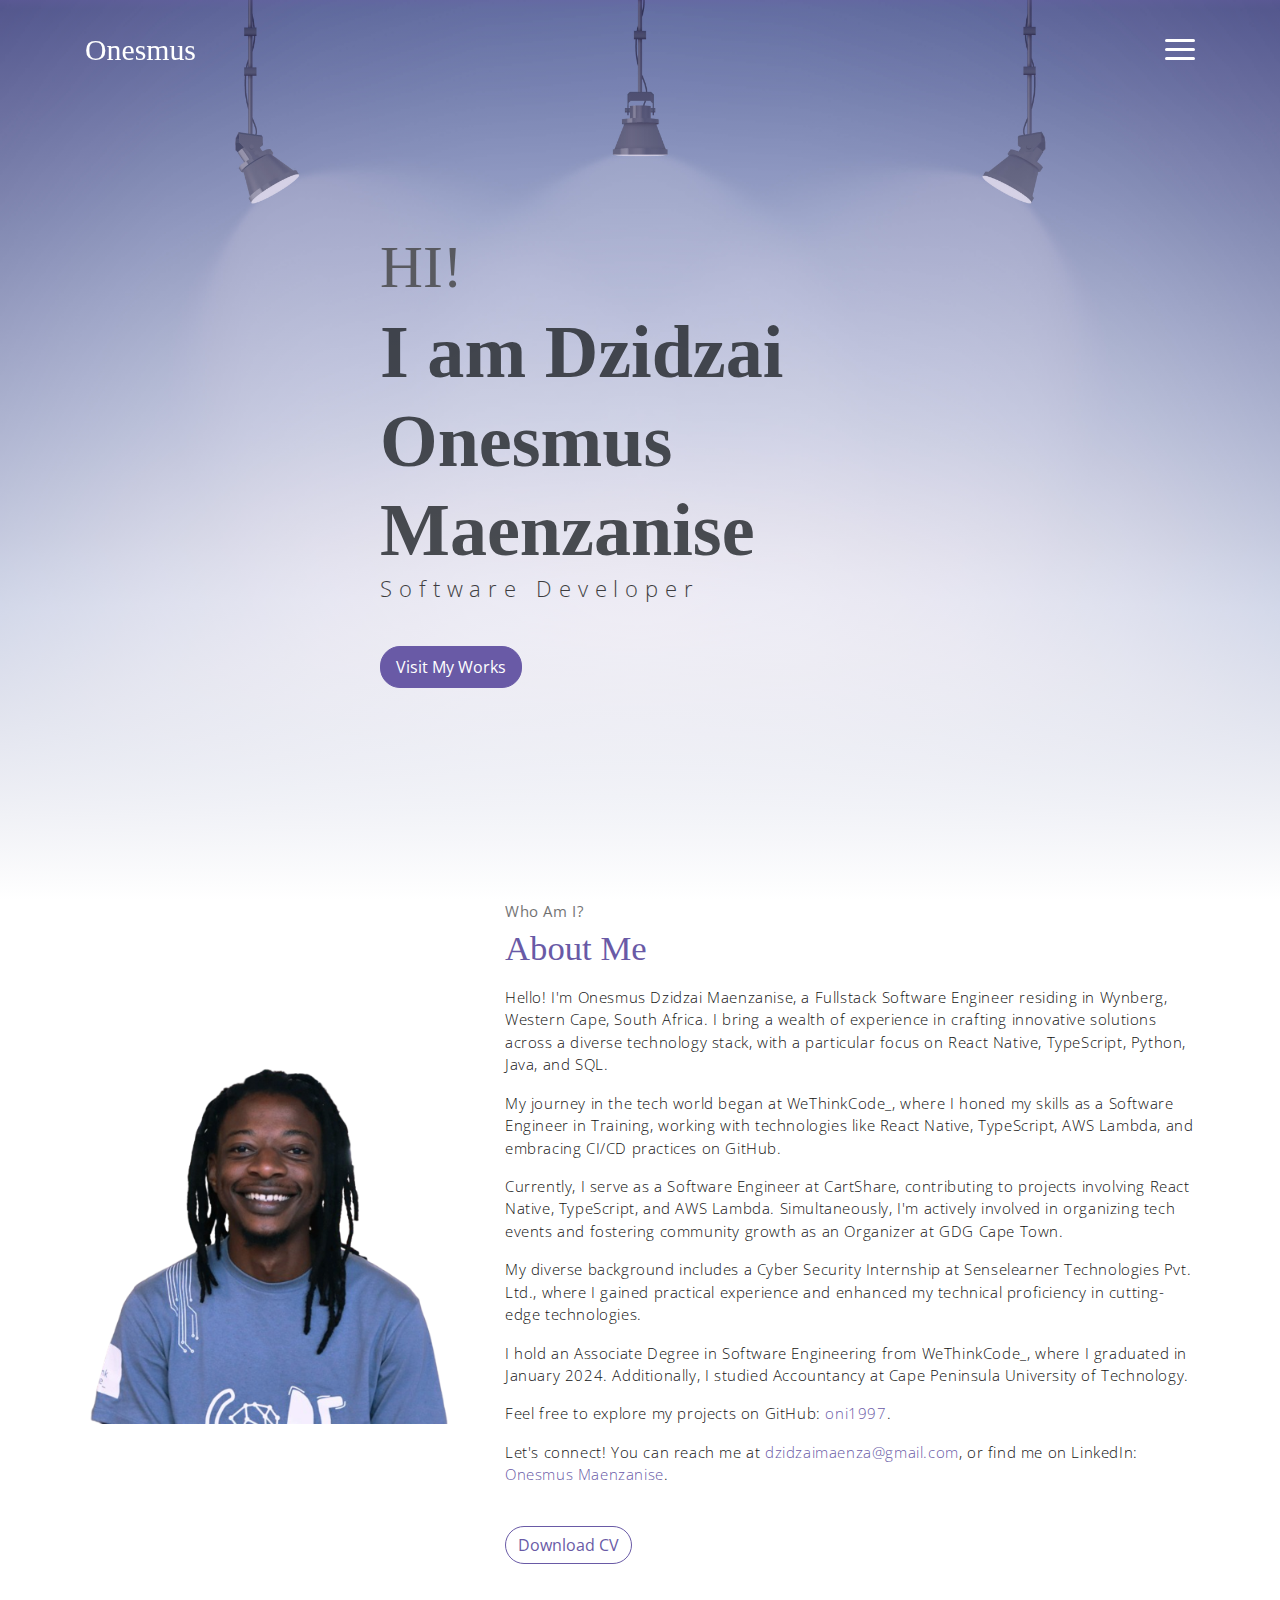
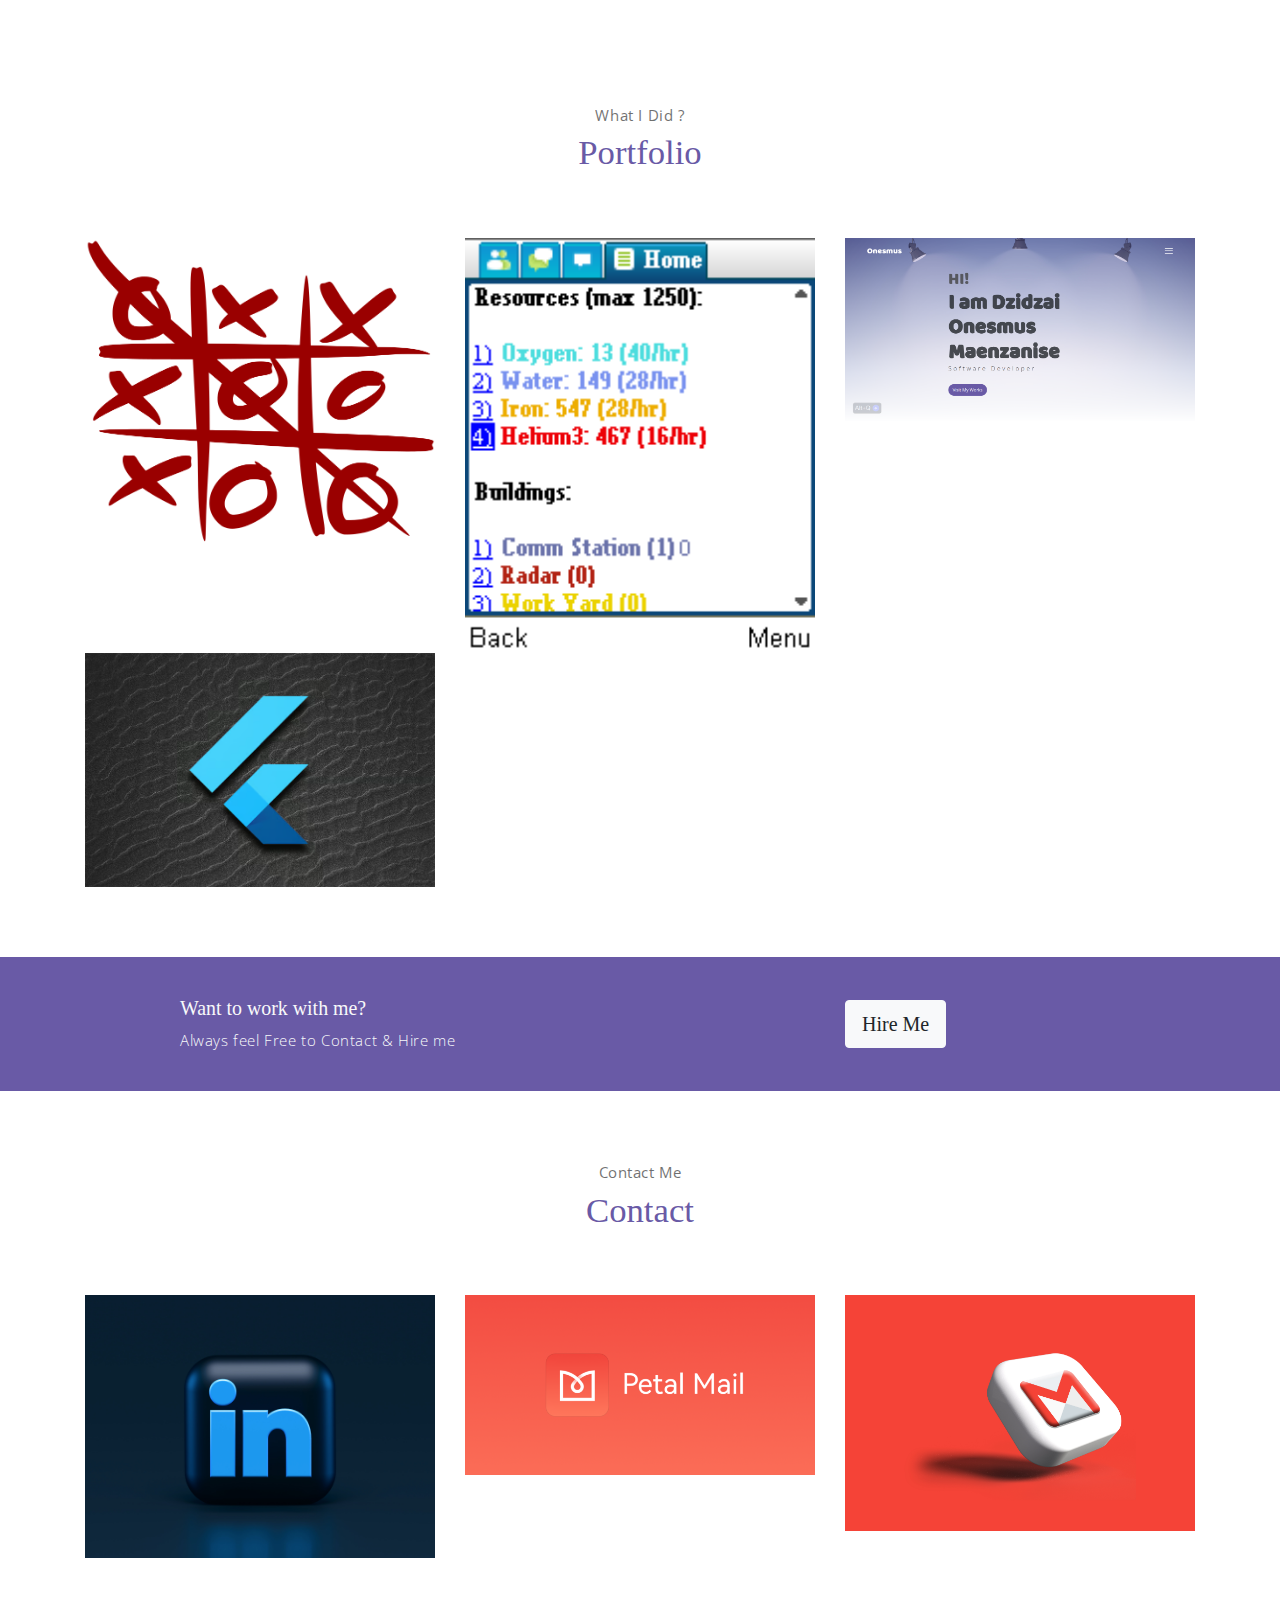
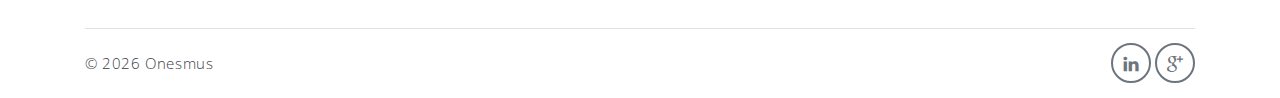
<file: index.html>
<!DOCTYPE html>
<html lang="en">
<head>
    <meta charset="utf-8">
    <meta name="viewport" content="width=device-width, initial-scale=1, shrink-to-fit=no">
    <meta name="description" content="Start your development with Meyawo landing page.">
    <meta name="author" content="Devcrud">
    <title>Onesmus Profile</title>
    <link rel="stylesheet" href="assets/vendors/themify-icons/css/themify-icons.css">
    <link rel="stylesheet" href="assets/css/meyawo.css">
</head>
<body data-spy="scroll" data-target=".navbar" data-offset="40" id="home">

    <nav class="custom-navbar" data-spy="affix" data-offset-top="20">
        <div class="container">
            <a class="logo" href="#">Onesmus</a>
            <ul class="nav">
                <li class="item">
                    <a class="link" href="#home">Home</a>
                </li>
                <li class="item">
                    <a class="link" href="#about">About</a>
                </li>
                <li class="item">
                    <a class="link" href="#portfolio">Portfolio</a>
                </li>
                <li class="item">
                    <a class="link" href="#contact">Contact</a>
                </li>
            </ul>
            <a href="javascript:void(0)" id="nav-toggle" class="hamburger hamburger--elastic">
                <div class="hamburger-box">
                    <div class="hamburger-inner"></div>
                </div>
            </a>
        </div>
    </nav>
    <header id="home" class="header">
        <div class="overlay"></div>
        <div class="header-content container">
            <h1 class="header-title">
                <span class="up">HI!</span>
                <span class="down">I am Dzidzai Onesmus Maenzanise</span>
            </h1>
            <p class="header-subtitle">Software Developer</p>            

            <a href="https://github.com/oni1997?tab=repositories" class="btn btn-primary" target="_blank">Visit My Works</a>        </div>              
    </header>

    <section class="section pt-0" id="about">
        <!-- container -->
        <div class="container text-center">
            <!-- about wrapper -->
            <div class="about">
                <div class="about-img-holder">
                    <img src="assets/imgs/man.png" class="about-img" alt="Download free bootstrap 4 landing page, free boootstrap 4 templates, Download free bootstrap 4.1 landing page, free boootstrap 4.1.1 templates, meyawo Landing page">
                </div>
                <div class="about-caption">
                    <p class="section-subtitle">Who Am I?</p>
                    <h2 class="section-title mb-3">About Me</h2>
                    <p>
                        Hello! I'm Onesmus Dzidzai Maenzanise, a Fullstack Software Engineer residing in Wynberg, Western Cape, South Africa. I bring a wealth of experience in crafting innovative solutions across a diverse technology stack, with a particular focus on React Native, TypeScript, Python, Java, and SQL.
                    </p>
                    <p>
                        My journey in the tech world began at WeThinkCode_, where I honed my skills as a Software Engineer in Training, working with technologies like React Native, TypeScript, AWS Lambda, and embracing CI/CD practices on GitHub.
                    </p>
                    <p>
                        Currently, I serve as a Software Engineer at CartShare, contributing to projects involving React Native, TypeScript, and AWS Lambda. Simultaneously, I'm actively involved in organizing tech events and fostering community growth as an Organizer at GDG Cape Town.
                    </p>
                    <p>
                        My diverse background includes a Cyber Security Internship at Senselearner Technologies Pvt. Ltd., where I gained practical experience and enhanced my technical proficiency in cutting-edge technologies.
                    </p>
                    <p>
                        I hold an Associate Degree in Software Engineering from WeThinkCode_, where I graduated in January 2024. Additionally, I studied Accountancy at Cape Peninsula University of Technology.
                    </p>
                    <p>
                        Feel free to explore my projects on GitHub: <a href="https://github.com/oni1997" target="_blank">oni1997</a>.
                    </p>
                    <p>
                        Let's connect! You can reach me at <a href="mailto:dzidzaimaenza@gmail.com">dzidzaimaenza@gmail.com</a>, or find me on LinkedIn: <a href="https://www.linkedin.com/in/onesmus-maenzanise-100432252/" target="_blank">Onesmus Maenzanise</a>.
                    </p>
                    <a href="/assets/cv/Onesmus Dzidzai Maenzanise.pdf" class="btn-rounded btn btn-outline-primary mt-4" download="Onesmus_Dzidzai_Maenzanise_CV.pdf" target="_blank">Download CV</a>
                </div>              
            </div>
        </div>
    </section>


    <section class="section" id="portfolio">
        <div class="container text-center">
            <p class="section-subtitle">What I Did ?</p>
            <h6 class="section-title mb-6">Portfolio</h6>
            <div class="row">
                <div class="col-md-4">
                    <a href="https://github.com/oni1997/TicTac" class="portfolio-card" target="_blank">
                        <img src="assets/imgs/Tic_tac_toe.svg.png" class="portfolio-card-img" alt="Download free bootstrap 4 landing page, free boootstrap 4 templates, Download free bootstrap 4.1 landing page, free boootstrap 4.1.1 templates, meyawo Landing page">    
                        <span class="portfolio-card-overlay">
                            <span class="portfolio-card-caption">
                                <h4>Programming</h4>
                                <p class="font-weight-normal">Game: Tic_tac_toe</p>
                            </span>                         
                        </span>                     
                    </a>
                </div>
                <div class="col-md-4">
                    <a href="https://github.com/oni1997/MoonBase-Game" class="portfolio-card" target="_blank">
                        <img class="portfolio-card-img" src="assets/imgs/03.png" class="img-responsive rounded" alt="Download free bootstrap 4 landing page, free boootstrap 4 templates, Download free bootstrap 4.1 landing page, free boootstrap 4.1.1 templates, meyawo Landing page">
                        <span class="portfolio-card-overlay">
                            <span class="portfolio-card-caption">
                                <h4>Mxit Game</h5>
                                <p class="font-weight-normal">Recreation: MoonBase-Game a Mxit Game</p>
                            </span>                         
                        </span>                         
                    </a>
                </div>
                <div class="col-md-4">
                    <a href="https://github.com/oni1997/oni1997.github.io" class="portfolio-card" target="_blank">
                        <img class="portfolio-card-img" src="assets/imgs/Screenshot from 2023-06-13 12-28-48.png" class="img-responsive rounded" alt="Download free bootstrap 4 landing page, free boootstrap 4 templates, Download free bootstrap 4.1 landing page, free boootstrap 4.1.1 templates, meyawo Landing page">    
                        <span class="portfolio-card-overlay">
                            <span class="portfolio-card-caption">
                                <h4>Web Designing</h5>
                                <p class="font-weight-normal">This Website Design</p>
                            </span>                         
                        </span>                     
                    </a>
                </div>
                <div class="col-md-4">
                    <a href="https://github.com/oni1997/domclock/blob/main/build/app/outputs/apk/release/app-release.apk" class="portfolio-card" target="_blank">
                        <img class="portfolio-card-img" src="assets/imgs/intro-dart-flutter-feature.avif" class="img-responsive rounded" alt="Download free bootstrap 4 landing page, free boootstrap 4 templates, Download free bootstrap 4.1 landing page, free boootstrap 4.1.1 templates, meyawo Landing page">    
                        <span class="portfolio-card-overlay">
                            <span class="portfolio-card-caption">
                                <h4>My First Flutter App</h5>
                                <p class="font-weight-normal">A Clock</p>
                            </span>                         
                        </span>                     
                    </a>
                </div>
            </div><!-- end of row -->
        </div><!-- end of container -->
    </section> <!-- end of portfolio section -->

    <section class="section-sm bg-primary">
        <div class="container text-center text-sm-left">
            <div class="row align-items-center">
                <div class="col-sm offset-md-1 mb-4 mb-md-0">
                    <h6 class="title text-light">Want to work with me?</h6>
                    <p class="m-0 text-light">Always feel Free to Contact & Hire me</p>
                </div>
                <div class="col-sm offset-sm-2 offset-md-3">
                    <a href="https://www.linkedin.com/in/onesmus-maenzanise-100432252/" class="btn btn-lg my-font btn-light rounded" target="_blank">Hire Me</a>                </div>
            </div>
        </div>
    </section>



    <section class="section" id="contact">
        <div class="container text-center">
            <p class="section-subtitle">Contact Me</p>
            <h6 class="section-title mb-6">Contact</h6>
            <div class="row">
                <div class="col-md-4">
                    <a href="https://www.linkedin.com/in/onesmus-maenzanise-100432252/" class="portfolio-card" target="_blank">
                        <img src="assets/imgs/alexander-shatov-9Zjd7PE_FRM-unsplash.jpg" class="portfolio-card-img" alt="Download free bootstrap 4 landing page, free boootstrap 4 templates, Download free bootstrap 4.1 landing page, free boootstrap 4.1.1 templates, meyawo Landing page">    
                        <span class="portfolio-card-overlay">
                            <span class="portfolio-card-caption">
                                <h4>Linkedin</h4>
                                <p class="font-weight-normal">Linkedin</p>
                            </span>                         
                        </span>                     
                    </a>
                </div>
                <div class="col-md-4">
                    <a href="mailto:onesmus@petalmail.com" class="portfolio-card">
                        <img class="portfolio-card-img" src="assets/imgs/PetalMail-680x350.png" class="img-responsive rounded" alt="Download free bootstrap 4 landing page, free boootstrap 4 templates, Download free bootstrap 4.1 landing page, free boootstrap 4.1.1 templates, meyawo Landing page">
                        <span class="portfolio-card-overlay">
                            <span class="portfolio-card-caption">
                                <h4>PetalMail</h5>
                                <p class="font-weight-normal">PetalMail</p>
                            </span>                         
                        </span>                         
                </div>
                <div class="col-md-4">
                    <a href="mailto:dzidzaimaenza@gmail.com" class="portfolio-card">
                        <img class="portfolio-card-img" src="assets/imgs/rubaitul-azad-W3Z2ZNs1y4I-unsplash.jpg" class="img-responsive rounded" alt="Download free bootstrap 4 landing page, free boootstrap 4 templates, Download free bootstrap 4.1 landing page, free boootstrap 4.1.1 templates, meyawo Landing page">
                        <span class="portfolio-card-overlay">
                            <span class="portfolio-card-caption">
                                <h4>Gmail</h5>
                                <p class="font-weight-normal">Gmail</p>
                            </span>                         
                        </span>                         
                    </a>
                </div>
            </div>
        </div>
    </section>


    <div class="container">
        <footer class="footer">       
            <p class="mb-0">
                &copy; <script>document.write(new Date().getFullYear())</script> <a href="#">Onesmus</a>
                        </p>
            <div class="social-links text-right m-auto ml-sm-auto">
                <a href="https://www.linkedin.com/in/onesmus-maenzanise-100432252/" target="_blank" class="link"><i class="ti-linkedin"></i></a>
                <a href="https://gdg.community.dev/u/mv5mdg/#/about" target= "_blank" class="link"><i class="ti-google"></i></a>
            </div>
        </footer>
    </div>

    <script type="text/javascript" id="hs-script-loader" async defer src="//js-eu1.hs-scripts.com/144439359.js"></script>
    <script src="assets/js/meyawo.js"></script>

</body>
</html>
</file>
<file: assets/vendors/themify-icons/css/themify-icons.css>
@font-face {
	font-family: 'themify';
	src:url("../fonts/themify.eot?-fvbane");
	src:url("../fonts/themify.eot?#iefix-fvbane") format("embedded-opentype"),
		url("../fonts/themify.woff?-fvbane") format("woff"),
		url("../fonts/themify.ttf?-fvbane") format("truetype"),
		url("../fonts/themify.svg?-fvbane#themify") format("svg");
	font-weight: normal;
	font-style: normal;
}

[class^="ti-"], [class*=" ti-"] {
	font-family: 'themify';
	speak: none;
	font-style: normal;
	font-weight: normal;
	font-variant: normal;
	text-transform: none;
	line-height: 1;

	/* Better Font Rendering =========== */
	-webkit-font-smoothing: antialiased;
	-moz-osx-font-smoothing: grayscale;
}

.ti-wand:before {
	content: "\e600";
}
.ti-volume:before {
	content: "\e601";
}
.ti-user:before {
	content: "\e602";
}
.ti-unlock:before {
	content: "\e603";
}
.ti-unlink:before {
	content: "\e604";
}
.ti-trash:before {
	content: "\e605";
}
.ti-thought:before {
	content: "\e606";
}
.ti-target:before {
	content: "\e607";
}
.ti-tag:before {
	content: "\e608";
}
.ti-tablet:before {
	content: "\e609";
}
.ti-star:before {
	content: "\e60a";
}
.ti-spray:before {
	content: "\e60b";
}
.ti-signal:before {
	content: "\e60c";
}
.ti-shopping-cart:before {
	content: "\e60d";
}
.ti-shopping-cart-full:before {
	content: "\e60e";
}
.ti-settings:before {
	content: "\e60f";
}
.ti-search:before {
	content: "\e610";
}
.ti-zoom-in:before {
	content: "\e611";
}
.ti-zoom-out:before {
	content: "\e612";
}
.ti-cut:before {
	content: "\e613";
}
.ti-ruler:before {
	content: "\e614";
}
.ti-ruler-pencil:before {
	content: "\e615";
}
.ti-ruler-alt:before {
	content: "\e616";
}
.ti-bookmark:before {
	content: "\e617";
}
.ti-bookmark-alt:before {
	content: "\e618";
}
.ti-reload:before {
	content: "\e619";
}
.ti-plus:before {
	content: "\e61a";
}
.ti-pin:before {
	content: "\e61b";
}
.ti-pencil:before {
	content: "\e61c";
}
.ti-pencil-alt:before {
	content: "\e61d";
}
.ti-paint-roller:before {
	content: "\e61e";
}
.ti-paint-bucket:before {
	content: "\e61f";
}
.ti-na:before {
	content: "\e620";
}
.ti-mobile:before {
	content: "\e621";
}
.ti-minus:before {
	content: "\e622";
}
.ti-medall:before {
	content: "\e623";
}
.ti-medall-alt:before {
	content: "\e624";
}
.ti-marker:before {
	content: "\e625";
}
.ti-marker-alt:before {
	content: "\e626";
}
.ti-arrow-up:before {
	content: "\e627";
}
.ti-arrow-right:before {
	content: "\e628";
}
.ti-arrow-left:before {
	content: "\e629";
}
.ti-arrow-down:before {
	content: "\e62a";
}
.ti-lock:before {
	content: "\e62b";
}
.ti-location-arrow:before {
	content: "\e62c";
}
.ti-link:before {
	content: "\e62d";
}
.ti-layout:before {
	content: "\e62e";
}
.ti-layers:before {
	content: "\e62f";
}
.ti-layers-alt:before {
	content: "\e630";
}
.ti-key:before {
	content: "\e631";
}
.ti-import:before {
	content: "\e632";
}
.ti-image:before {
	content: "\e633";
}
.ti-heart:before {
	content: "\e634";
}
.ti-heart-broken:before {
	content: "\e635";
}
.ti-hand-stop:before {
	content: "\e636";
}
.ti-hand-open:before {
	content: "\e637";
}
.ti-hand-drag:before {
	content: "\e638";
}
.ti-folder:before {
	content: "\e639";
}
.ti-flag:before {
	content: "\e63a";
}
.ti-flag-alt:before {
	content: "\e63b";
}
.ti-flag-alt-2:before {
	content: "\e63c";
}
.ti-eye:before {
	content: "\e63d";
}
.ti-export:before {
	content: "\e63e";
}
.ti-exchange-vertical:before {
	content: "\e63f";
}
.ti-desktop:before {
	content: "\e640";
}
.ti-cup:before {
	content: "\e641";
}
.ti-crown:before {
	content: "\e642";
}
.ti-comments:before {
	content: "\e643";
}
.ti-comment:before {
	content: "\e644";
}
.ti-comment-alt:before {
	content: "\e645";
}
.ti-close:before {
	content: "\e646";
}
.ti-clip:before {
	content: "\e647";
}
.ti-angle-up:before {
	content: "\e648";
}
.ti-angle-right:before {
	content: "\e649";
}
.ti-angle-left:before {
	content: "\e64a";
}
.ti-angle-down:before {
	content: "\e64b";
}
.ti-check:before {
	content: "\e64c";
}
.ti-check-box:before {
	content: "\e64d";
}
.ti-camera:before {
	content: "\e64e";
}
.ti-announcement:before {
	content: "\e64f";
}
.ti-brush:before {
	content: "\e650";
}
.ti-briefcase:before {
	content: "\e651";
}
.ti-bolt:before {
	content: "\e652";
}
.ti-bolt-alt:before {
	content: "\e653";
}
.ti-blackboard:before {
	content: "\e654";
}
.ti-bag:before {
	content: "\e655";
}
.ti-move:before {
	content: "\e656";
}
.ti-arrows-vertical:before {
	content: "\e657";
}
.ti-arrows-horizontal:before {
	content: "\e658";
}
.ti-fullscreen:before {
	content: "\e659";
}
.ti-arrow-top-right:before {
	content: "\e65a";
}
.ti-arrow-top-left:before {
	content: "\e65b";
}
.ti-arrow-circle-up:before {
	content: "\e65c";
}
.ti-arrow-circle-right:before {
	content: "\e65d";
}
.ti-arrow-circle-left:before {
	content: "\e65e";
}
.ti-arrow-circle-down:before {
	content: "\e65f";
}
.ti-angle-double-up:before {
	content: "\e660";
}
.ti-angle-double-right:before {
	content: "\e661";
}
.ti-angle-double-left:before {
	content: "\e662";
}
.ti-angle-double-down:before {
	content: "\e663";
}
.ti-zip:before {
	content: "\e664";
}
.ti-world:before {
	content: "\e665";
}
.ti-wheelchair:before {
	content: "\e666";
}
.ti-view-list:before {
	content: "\e667";
}
.ti-view-list-alt:before {
	content: "\e668";
}
.ti-view-grid:before {
	content: "\e669";
}
.ti-uppercase:before {
	content: "\e66a";
}
.ti-upload:before {
	content: "\e66b";
}
.ti-underline:before {
	content: "\e66c";
}
.ti-truck:before {
	content: "\e66d";
}
.ti-timer:before {
	content: "\e66e";
}
.ti-ticket:before {
	content: "\e66f";
}
.ti-thumb-up:before {
	content: "\e670";
}
.ti-thumb-down:before {
	content: "\e671";
}
.ti-text:before {
	content: "\e672";
}
.ti-stats-up:before {
	content: "\e673";
}
.ti-stats-down:before {
	content: "\e674";
}
.ti-split-v:before {
	content: "\e675";
}
.ti-split-h:before {
	content: "\e676";
}
.ti-smallcap:before {
	content: "\e677";
}
.ti-shine:before {
	content: "\e678";
}
.ti-shift-right:before {
	content: "\e679";
}
.ti-shift-left:before {
	content: "\e67a";
}
.ti-shield:before {
	content: "\e67b";
}
.ti-notepad:before {
	content: "\e67c";
}
.ti-server:before {
	content: "\e67d";
}
.ti-quote-right:before {
	content: "\e67e";
}
.ti-quote-left:before {
	content: "\e67f";
}
.ti-pulse:before {
	content: "\e680";
}
.ti-printer:before {
	content: "\e681";
}
.ti-power-off:before {
	content: "\e682";
}
.ti-plug:before {
	content: "\e683";
}
.ti-pie-chart:before {
	content: "\e684";
}
.ti-paragraph:before {
	content: "\e685";
}
.ti-panel:before {
	content: "\e686";
}
.ti-package:before {
	content: "\e687";
}
.ti-music:before {
	content: "\e688";
}
.ti-music-alt:before {
	content: "\e689";
}
.ti-mouse:before {
	content: "\e68a";
}
.ti-mouse-alt:before {
	content: "\e68b";
}
.ti-money:before {
	content: "\e68c";
}
.ti-microphone:before {
	content: "\e68d";
}
.ti-menu:before {
	content: "\e68e";
}
.ti-menu-alt:before {
	content: "\e68f";
}
.ti-map:before {
	content: "\e690";
}
.ti-map-alt:before {
	content: "\e691";
}
.ti-loop:before {
	content: "\e692";
}
.ti-location-pin:before {
	content: "\e693";
}
.ti-list:before {
	content: "\e694";
}
.ti-light-bulb:before {
	content: "\e695";
}
.ti-Italic:before {
	content: "\e696";
}
.ti-info:before {
	content: "\e697";
}
.ti-infinite:before {
	content: "\e698";
}
.ti-id-badge:before {
	content: "\e699";
}
.ti-hummer:before {
	content: "\e69a";
}
.ti-home:before {
	content: "\e69b";
}
.ti-help:before {
	content: "\e69c";
}
.ti-headphone:before {
	content: "\e69d";
}
.ti-harddrives:before {
	content: "\e69e";
}
.ti-harddrive:before {
	content: "\e69f";
}
.ti-gift:before {
	content: "\e6a0";
}
.ti-game:before {
	content: "\e6a1";
}
.ti-filter:before {
	content: "\e6a2";
}
.ti-files:before {
	content: "\e6a3";
}
.ti-file:before {
	content: "\e6a4";
}
.ti-eraser:before {
	content: "\e6a5";
}
.ti-envelope:before {
	content: "\e6a6";
}
.ti-download:before {
	content: "\e6a7";
}
.ti-direction:before {
	content: "\e6a8";
}
.ti-direction-alt:before {
	content: "\e6a9";
}
.ti-dashboard:before {
	content: "\e6aa";
}
.ti-control-stop:before {
	content: "\e6ab";
}
.ti-control-shuffle:before {
	content: "\e6ac";
}
.ti-control-play:before {
	content: "\e6ad";
}
.ti-control-pause:before {
	content: "\e6ae";
}
.ti-control-forward:before {
	content: "\e6af";
}
.ti-control-backward:before {
	content: "\e6b0";
}
.ti-cloud:before {
	content: "\e6b1";
}
.ti-cloud-up:before {
	content: "\e6b2";
}
.ti-cloud-down:before {
	content: "\e6b3";
}
.ti-clipboard:before {
	content: "\e6b4";
}
.ti-car:before {
	content: "\e6b5";
}
.ti-calendar:before {
	content: "\e6b6";
}
.ti-book:before {
	content: "\e6b7";
}
.ti-bell:before {
	content: "\e6b8";
}
.ti-basketball:before {
	content: "\e6b9";
}
.ti-bar-chart:before {
	content: "\e6ba";
}
.ti-bar-chart-alt:before {
	content: "\e6bb";
}
.ti-back-right:before {
	content: "\e6bc";
}
.ti-back-left:before {
	content: "\e6bd";
}
.ti-arrows-corner:before {
	content: "\e6be";
}
.ti-archive:before {
	content: "\e6bf";
}
.ti-anchor:before {
	content: "\e6c0";
}
.ti-align-right:before {
	content: "\e6c1";
}
.ti-align-left:before {
	content: "\e6c2";
}
.ti-align-justify:before {
	content: "\e6c3";
}
.ti-align-center:before {
	content: "\e6c4";
}
.ti-alert:before {
	content: "\e6c5";
}
.ti-alarm-clock:before {
	content: "\e6c6";
}
.ti-agenda:before {
	content: "\e6c7";
}
.ti-write:before {
	content: "\e6c8";
}
.ti-window:before {
	content: "\e6c9";
}
.ti-widgetized:before {
	content: "\e6ca";
}
.ti-widget:before {
	content: "\e6cb";
}
.ti-widget-alt:before {
	content: "\e6cc";
}
.ti-wallet:before {
	content: "\e6cd";
}
.ti-video-clapper:before {
	content: "\e6ce";
}
.ti-video-camera:before {
	content: "\e6cf";
}
.ti-vector:before {
	content: "\e6d0";
}
.ti-themify-logo:before {
	content: "\e6d1";
}
.ti-themify-favicon:before {
	content: "\e6d2";
}
.ti-themify-favicon-alt:before {
	content: "\e6d3";
}
.ti-support:before {
	content: "\e6d4";
}
.ti-stamp:before {
	content: "\e6d5";
}
.ti-split-v-alt:before {
	content: "\e6d6";
}
.ti-slice:before {
	content: "\e6d7";
}
.ti-shortcode:before {
	content: "\e6d8";
}
.ti-shift-right-alt:before {
	content: "\e6d9";
}
.ti-shift-left-alt:before {
	content: "\e6da";
}
.ti-ruler-alt-2:before {
	content: "\e6db";
}
.ti-receipt:before {
	content: "\e6dc";
}
.ti-pin2:before {
	content: "\e6dd";
}
.ti-pin-alt:before {
	content: "\e6de";
}
.ti-pencil-alt2:before {
	content: "\e6df";
}
.ti-palette:before {
	content: "\e6e0";
}
.ti-more:before {
	content: "\e6e1";
}
.ti-more-alt:before {
	content: "\e6e2";
}
.ti-microphone-alt:before {
	content: "\e6e3";
}
.ti-magnet:before {
	content: "\e6e4";
}
.ti-line-double:before {
	content: "\e6e5";
}
.ti-line-dotted:before {
	content: "\e6e6";
}
.ti-line-dashed:before {
	content: "\e6e7";
}
.ti-layout-width-full:before {
	content: "\e6e8";
}
.ti-layout-width-default:before {
	content: "\e6e9";
}
.ti-layout-width-default-alt:before {
	content: "\e6ea";
}
.ti-layout-tab:before {
	content: "\e6eb";
}
.ti-layout-tab-window:before {
	content: "\e6ec";
}
.ti-layout-tab-v:before {
	content: "\e6ed";
}
.ti-layout-tab-min:before {
	content: "\e6ee";
}
.ti-layout-slider:before {
	content: "\e6ef";
}
.ti-layout-slider-alt:before {
	content: "\e6f0";
}
.ti-layout-sidebar-right:before {
	content: "\e6f1";
}
.ti-layout-sidebar-none:before {
	content: "\e6f2";
}
.ti-layout-sidebar-left:before {
	content: "\e6f3";
}
.ti-layout-placeholder:before {
	content: "\e6f4";
}
.ti-layout-menu:before {
	content: "\e6f5";
}
.ti-layout-menu-v:before {
	content: "\e6f6";
}
.ti-layout-menu-separated:before {
	content: "\e6f7";
}
.ti-layout-menu-full:before {
	content: "\e6f8";
}
.ti-layout-media-right-alt:before {
	content: "\e6f9";
}
.ti-layout-media-right:before {
	content: "\e6fa";
}
.ti-layout-media-overlay:before {
	content: "\e6fb";
}
.ti-layout-media-overlay-alt:before {
	content: "\e6fc";
}
.ti-layout-media-overlay-alt-2:before {
	content: "\e6fd";
}
.ti-layout-media-left-alt:before {
	content: "\e6fe";
}
.ti-layout-media-left:before {
	content: "\e6ff";
}
.ti-layout-media-center-alt:before {
	content: "\e700";
}
.ti-layout-media-center:before {
	content: "\e701";
}
.ti-layout-list-thumb:before {
	content: "\e702";
}
.ti-layout-list-thumb-alt:before {
	content: "\e703";
}
.ti-layout-list-post:before {
	content: "\e704";
}
.ti-layout-list-large-image:before {
	content: "\e705";
}
.ti-layout-line-solid:before {
	content: "\e706";
}
.ti-layout-grid4:before {
	content: "\e707";
}
.ti-layout-grid3:before {
	content: "\e708";
}
.ti-layout-grid2:before {
	content: "\e709";
}
.ti-layout-grid2-thumb:before {
	content: "\e70a";
}
.ti-layout-cta-right:before {
	content: "\e70b";
}
.ti-layout-cta-left:before {
	content: "\e70c";
}
.ti-layout-cta-center:before {
	content: "\e70d";
}
.ti-layout-cta-btn-right:before {
	content: "\e70e";
}
.ti-layout-cta-btn-left:before {
	content: "\e70f";
}
.ti-layout-column4:before {
	content: "\e710";
}
.ti-layout-column3:before {
	content: "\e711";
}
.ti-layout-column2:before {
	content: "\e712";
}
.ti-layout-accordion-separated:before {
	content: "\e713";
}
.ti-layout-accordion-merged:before {
	content: "\e714";
}
.ti-layout-accordion-list:before {
	content: "\e715";
}
.ti-ink-pen:before {
	content: "\e716";
}
.ti-info-alt:before {
	content: "\e717";
}
.ti-help-alt:before {
	content: "\e718";
}
.ti-headphone-alt:before {
	content: "\e719";
}
.ti-hand-point-up:before {
	content: "\e71a";
}
.ti-hand-point-right:before {
	content: "\e71b";
}
.ti-hand-point-left:before {
	content: "\e71c";
}
.ti-hand-point-down:before {
	content: "\e71d";
}
.ti-gallery:before {
	content: "\e71e";
}
.ti-face-smile:before {
	content: "\e71f";
}
.ti-face-sad:before {
	content: "\e720";
}
.ti-credit-card:before {
	content: "\e721";
}
.ti-control-skip-forward:before {
	content: "\e722";
}
.ti-control-skip-backward:before {
	content: "\e723";
}
.ti-control-record:before {
	content: "\e724";
}
.ti-control-eject:before {
	content: "\e725";
}
.ti-comments-smiley:before {
	content: "\e726";
}
.ti-brush-alt:before {
	content: "\e727";
}
.ti-youtube:before {
	content: "\e728";
}
.ti-vimeo:before {
	content: "\e729";
}
.ti-twitter:before {
	content: "\e72a";
}
.ti-time:before {
	content: "\e72b";
}
.ti-tumblr:before {
	content: "\e72c";
}
.ti-skype:before {
	content: "\e72d";
}
.ti-share:before {
	content: "\e72e";
}
.ti-share-alt:before {
	content: "\e72f";
}
.ti-rocket:before {
	content: "\e730";
}
.ti-pinterest:before {
	content: "\e731";
}
.ti-new-window:before {
	content: "\e732";
}
.ti-microsoft:before {
	content: "\e733";
}
.ti-list-ol:before {
	content: "\e734";
}
.ti-linkedin:before {
	content: "\e735";
}
.ti-layout-sidebar-2:before {
	content: "\e736";
}
.ti-layout-grid4-alt:before {
	content: "\e737";
}
.ti-layout-grid3-alt:before {
	content: "\e738";
}
.ti-layout-grid2-alt:before {
	content: "\e739";
}
.ti-layout-column4-alt:before {
	content: "\e73a";
}
.ti-layout-column3-alt:before {
	content: "\e73b";
}
.ti-layout-column2-alt:before {
	content: "\e73c";
}
.ti-instagram:before {
	content: "\e73d";
}
.ti-google:before {
	content: "\e73e";
}
.ti-github:before {
	content: "\e73f";
}
.ti-flickr:before {
	content: "\e740";
}
.ti-facebook:before {
	content: "\e741";
}
.ti-dropbox:before {
	content: "\e742";
}
.ti-dribbble:before {
	content: "\e743";
}
.ti-apple:before {
	content: "\e744";
}
.ti-android:before {
	content: "\e745";
}
.ti-save:before {
	content: "\e746";
}
.ti-save-alt:before {
	content: "\e747";
}
.ti-yahoo:before {
	content: "\e748";
}
.ti-wordpress:before {
	content: "\e749";
}
.ti-vimeo-alt:before {
	content: "\e74a";
}
.ti-twitter-alt:before {
	content: "\e74b";
}
.ti-tumblr-alt:before {
	content: "\e74c";
}
.ti-trello:before {
	content: "\e74d";
}
.ti-stack-overflow:before {
	content: "\e74e";
}
.ti-soundcloud:before {
	content: "\e74f";
}
.ti-sharethis:before {
	content: "\e750";
}
.ti-sharethis-alt:before {
	content: "\e751";
}
.ti-reddit:before {
	content: "\e752";
}
.ti-pinterest-alt:before {
	content: "\e753";
}
.ti-microsoft-alt:before {
	content: "\e754";
}
.ti-linux:before {
	content: "\e755";
}
.ti-jsfiddle:before {
	content: "\e756";
}
.ti-joomla:before {
	content: "\e757";
}
.ti-html5:before {
	content: "\e758";
}
.ti-flickr-alt:before {
	content: "\e759";
}
.ti-email:before {
	content: "\e75a";
}
.ti-drupal:before {
	content: "\e75b";
}
.ti-dropbox-alt:before {
	content: "\e75c";
}
.ti-css3:before {
	content: "\e75d";
}
.ti-rss:before {
	content: "\e75e";
}
.ti-rss-alt:before {
	content: "\e75f";
}
</file>
<file: assets/css/meyawo.css>
@charset "UTF-8";
/*!
=========================================================
* Meyawo Landing page
=========================================================

* Copyright: 2019 DevCRUD (https://devcrud.com)
* Licensed: (https://devcrud.com/licenses)
* Coded by www.devcrud.com

=========================================================

* The above copyright notice and this permission notice shall be included in all copies or substantial portions of the Software.
*/
@import url("https://fonts.googleapis.com/css?family=Baloo+Paaji|Open+Sans:300,300i,400,400i,600,600i,700,700i");
:root {
  --blue: #1e549f;
  --indigo: #695aa6;
  --purple: #6f42c1;
  --pink: #e83e8c;
  --red: #ec185d;
  --orange: #ff6d02;
  --yellow: #ffc107;
  --green: #1bb74f;
  --teal: #20c997;
  --cyan: #17a2b8;
  --white: #fff;
  --gray: #6c757d;
  --gray-dark: #393e46;
  --primary: #695aa6;
  --secondary: #393e46;
  --success: #1bb74f;
  --info: #17a2b8;
  --warning: #ff6d02;
  --danger: #ec185d;
  --light: #f8f9fa;
  --dark: #212529;
  --breakpoint-xs: 0;
  --breakpoint-sm: 576px;
  --breakpoint-md: 768px;
  --breakpoint-lg: 992px;
  --breakpoint-xl: 1200px;
  --font-family-sans-serif: "Open Sans", sans-serif;
  --font-family-monospace: SFMono-Regular, Menlo, Monaco, Consolas, "Liberation Mono", "Courier New", monospace;
}

*,
*::before,
*::after {
  box-sizing: border-box;
}

html {
  scroll-behavior: smooth;
  font-family: sans-serif;
  line-height: 1.15;
  -webkit-text-size-adjust: 100%;
  -webkit-tap-highlight-color: rgba(0, 0, 0, 0);
}

article, aside, figcaption, figure, footer, header, hgroup, main, nav, section {
  display: block;
}

body {
  margin: 0;
  font-family: "Open Sans", sans-serif;
  font-size: 1rem;
  font-weight: 400;
  line-height: 1.5;
  color: #212529;
  text-align: left;
  background-color: #fff;
}

[tabindex="-1"]:focus {
  outline: 0 !important;
}

hr {
  box-sizing: content-box;
  height: 0;
  overflow: visible;
}

h1, h2, h3, h4, h5, h6 {
  margin-top: 0;
  margin-bottom: 0.5rem;
}

p {
  margin-top: 0;
  margin-bottom: 1rem;
}

abbr[title],
abbr[data-original-title] {
  text-decoration: underline;
  -webkit-text-decoration: underline dotted;
          text-decoration: underline dotted;
  cursor: help;
  border-bottom: 0;
  -webkit-text-decoration-skip-ink: none;
          text-decoration-skip-ink: none;
}

address {
  margin-bottom: 1rem;
  font-style: normal;
  line-height: inherit;
}

ol,
ul,
dl {
  margin-top: 0;
  margin-bottom: 1rem;
}

ol ol,
ul ul,
ol ul,
ul ol {
  margin-bottom: 0;
}

dt {
  font-weight: 700;
}

dd {
  margin-bottom: .5rem;
  margin-left: 0;
}

blockquote {
  margin: 0 0 1rem;
}

b,
strong {
  font-weight: bolder;
}

small {
  font-size: 80%;
}

sub,
sup {
  position: relative;
  font-size: 75%;
  line-height: 0;
  vertical-align: baseline;
}

sub {
  bottom: -.25em;
}

sup {
  top: -.5em;
}

a {
  color: #695aa6;
  text-decoration: none;
  background-color: transparent;
}

a:hover {
  color: #493f75;
  text-decoration: none;
}

a:not([href]):not([tabindex]) {
  color: inherit;
  text-decoration: none;
}

a:not([href]):not([tabindex]):hover, a:not([href]):not([tabindex]):focus {
  color: inherit;
  text-decoration: none;
}

a:not([href]):not([tabindex]):focus {
  outline: 0;
}

pre,
code,
kbd,
samp {
  font-family: SFMono-Regular, Menlo, Monaco, Consolas, "Liberation Mono", "Courier New", monospace;
  font-size: 1em;
}

pre {
  margin-top: 0;
  margin-bottom: 1rem;
  overflow: auto;
}

figure {
  margin: 0 0 1rem;
}

img {
  vertical-align: middle;
  border-style: none;
}

svg {
  overflow: hidden;
  vertical-align: middle;
}

table {
  border-collapse: collapse;
}

caption {
  padding-top: 0.75rem;
  padding-bottom: 0.75rem;
  color: #6c757d;
  text-align: left;
  caption-side: bottom;
}

th {
  text-align: inherit;
}

label {
  display: inline-block;
  margin-bottom: 0.5rem;
}

button {
  border-radius: 0;
}

button:focus {
  outline: 1px dotted;
  outline: 5px auto -webkit-focus-ring-color;
}

input,
button,
select,
optgroup,
textarea {
  margin: 0;
  font-family: inherit;
  font-size: inherit;
  line-height: inherit;
}

button,
input {
  overflow: visible;
}

button,
select {
  text-transform: none;
}

select {
  word-wrap: normal;
}

button,
[type="button"],
[type="reset"],
[type="submit"] {
  -webkit-appearance: button;
}

button:not(:disabled),
[type="button"]:not(:disabled),
[type="reset"]:not(:disabled),
[type="submit"]:not(:disabled) {
  cursor: pointer;
}

button::-moz-focus-inner,
[type="button"]::-moz-focus-inner,
[type="reset"]::-moz-focus-inner,
[type="submit"]::-moz-focus-inner {
  padding: 0;
  border-style: none;
}

input[type="radio"],
input[type="checkbox"] {
  box-sizing: border-box;
  padding: 0;
}

input[type="date"],
input[type="time"],
input[type="datetime-local"],
input[type="month"] {
  -webkit-appearance: listbox;
}

textarea {
  overflow: auto;
  resize: vertical;
}

fieldset {
  min-width: 0;
  padding: 0;
  margin: 0;
  border: 0;
}

legend {
  display: block;
  width: 100%;
  max-width: 100%;
  padding: 0;
  margin-bottom: .5rem;
  font-size: 1.5rem;
  line-height: inherit;
  color: inherit;
  white-space: normal;
}

progress {
  vertical-align: baseline;
}

[type="number"]::-webkit-inner-spin-button,
[type="number"]::-webkit-outer-spin-button {
  height: auto;
}

[type="search"] {
  outline-offset: -2px;
  -webkit-appearance: none;
}

[type="search"]::-webkit-search-decoration {
  -webkit-appearance: none;
}

::-webkit-file-upload-button {
  font: inherit;
  -webkit-appearance: button;
}

output {
  display: inline-block;
}

summary {
  display: list-item;
  cursor: pointer;
}

template {
  display: none;
}

[hidden] {
  display: none !important;
}

h1, h2, h3, h4, h5, h6,
.h1, .h2, .h3, .h4, .h5, .h6 {
  margin-bottom: 0.5rem;
  font-weight: 500;
  line-height: 1.2;
}

h1, .h1 {
  font-size: 2.5rem;
}

h2, .h2 {
  font-size: 2rem;
}

h3, .h3 {
  font-size: 1.75rem;
}

h4, .h4 {
  font-size: 1.5rem;
}

h5, .h5 {
  font-size: 1.25rem;
}

h6, .h6 {
  font-size: 1rem;
}

.lead {
  font-size: 1.25rem;
  font-weight: 300;
}

.display-1 {
  font-size: 6rem;
  font-weight: 300;
  line-height: 1.2;
}

.display-2 {
  font-size: 5.5rem;
  font-weight: 300;
  line-height: 1.2;
}

.display-3 {
  font-size: 4.5rem;
  font-weight: 300;
  line-height: 1.2;
}

.display-4 {
  font-size: 3.5rem;
  font-weight: 300;
  line-height: 1.2;
}

hr {
  margin-top: 1rem;
  margin-bottom: 1rem;
  border: 0;
  border-top: 1px solid rgba(0, 0, 0, 0.1);
}

small,
.small {
  font-size: 80%;
  font-weight: 400;
}

mark,
.mark {
  padding: 0.2em;
  background-color: #fcf8e3;
}

.list-unstyled {
  padding-left: 0;
  list-style: none;
}

.list-inline {
  padding-left: 0;
  list-style: none;
}

.list-inline-item {
  display: inline-block;
}

.list-inline-item:not(:last-child) {
  margin-right: 0.5rem;
}

.initialism {
  font-size: 90%;
  text-transform: uppercase;
}

.blockquote {
  margin-bottom: 1rem;
  font-size: 1.25rem;
}

.blockquote-footer {
  display: block;
  font-size: 80%;
  color: #6c757d;
}

.blockquote-footer::before {
  content: "\2014\00A0";
}

.img-fluid {
  max-width: 100%;
  height: auto;
}

.img-thumbnail {
  padding: 0.25rem;
  background-color: #fff;
  border: 1px solid #dee2e6;
  border-radius: 0.25rem;
  max-width: 100%;
  height: auto;
}

.figure {
  display: inline-block;
}

.figure-img {
  margin-bottom: 0.5rem;
  line-height: 1;
}

.figure-caption {
  font-size: 90%;
  color: #6c757d;
}

code {
  font-size: 87.5%;
  color: #e83e8c;
  word-break: break-word;
}

a > code {
  color: inherit;
}

kbd {
  padding: 0.2rem 0.4rem;
  font-size: 87.5%;
  color: #fff;
  background-color: #212529;
  border-radius: 0.2rem;
}

kbd kbd {
  padding: 0;
  font-size: 100%;
  font-weight: 700;
}

pre {
  display: block;
  font-size: 87.5%;
  color: #212529;
}

pre code {
  font-size: inherit;
  color: inherit;
  word-break: normal;
}

.pre-scrollable {
  max-height: 340px;
  overflow-y: scroll;
}

.container {
  width: 100%;
  padding-right: 15px;
  padding-left: 15px;
  margin-right: auto;
  margin-left: auto;
}

@media (min-width: 576px) {
  .container {
    max-width: 540px;
  }
}

@media (min-width: 768px) {
  .container {
    max-width: 720px;
  }
}

@media (min-width: 992px) {
  .container {
    max-width: 960px;
  }
}

@media (min-width: 1200px) {
  .container {
    max-width: 1140px;
  }
}

.container-fluid {
  width: 100%;
  padding-right: 15px;
  padding-left: 15px;
  margin-right: auto;
  margin-left: auto;
}

.row {
  display: -webkit-box;
  display: -webkit-flex;
  display: -ms-flexbox;
  display: flex;
  -webkit-flex-wrap: wrap;
      -ms-flex-wrap: wrap;
          flex-wrap: wrap;
  margin-right: -15px;
  margin-left: -15px;
}

.no-gutters {
  margin-right: 0;
  margin-left: 0;
}

.no-gutters > .col,
.no-gutters > [class*="col-"] {
  padding-right: 0;
  padding-left: 0;
}

.col-1, .col-2, .col-3, .col-4, .col-5, .col-6, .col-7, .col-8, .col-9, .col-10, .col-11, .col-12, .col,
.col-auto, .col-sm-1, .col-sm-2, .col-sm-3, .col-sm-4, .col-sm-5, .col-sm-6, .col-sm-7, .col-sm-8, .col-sm-9, .col-sm-10, .col-sm-11, .col-sm-12, .col-sm,
.col-sm-auto, .col-md-1, .col-md-2, .col-md-3, .col-md-4, .col-md-5, .col-md-6, .col-md-7, .col-md-8, .col-md-9, .col-md-10, .col-md-11, .col-md-12, .col-md,
.col-md-auto, .col-lg-1, .col-lg-2, .col-lg-3, .col-lg-4, .col-lg-5, .col-lg-6, .col-lg-7, .col-lg-8, .col-lg-9, .col-lg-10, .col-lg-11, .col-lg-12, .col-lg,
.col-lg-auto, .col-xl-1, .col-xl-2, .col-xl-3, .col-xl-4, .col-xl-5, .col-xl-6, .col-xl-7, .col-xl-8, .col-xl-9, .col-xl-10, .col-xl-11, .col-xl-12, .col-xl,
.col-xl-auto {
  position: relative;
  width: 100%;
  padding-right: 15px;
  padding-left: 15px;
}

.col {
  -webkit-flex-basis: 0;
      -ms-flex-preferred-size: 0;
          flex-basis: 0;
  -webkit-box-flex: 1;
  -webkit-flex-grow: 1;
      -ms-flex-positive: 1;
          flex-grow: 1;
  max-width: 100%;
}

.col-auto {
  -webkit-box-flex: 0;
  -webkit-flex: 0 0 auto;
      -ms-flex: 0 0 auto;
          flex: 0 0 auto;
  width: auto;
  max-width: 100%;
}

.col-1 {
  -webkit-box-flex: 0;
  -webkit-flex: 0 0 8.33333%;
      -ms-flex: 0 0 8.33333%;
          flex: 0 0 8.33333%;
  max-width: 8.33333%;
}

.col-2 {
  -webkit-box-flex: 0;
  -webkit-flex: 0 0 16.66667%;
      -ms-flex: 0 0 16.66667%;
          flex: 0 0 16.66667%;
  max-width: 16.66667%;
}

.col-3 {
  -webkit-box-flex: 0;
  -webkit-flex: 0 0 25%;
      -ms-flex: 0 0 25%;
          flex: 0 0 25%;
  max-width: 25%;
}

.col-4 {
  -webkit-box-flex: 0;
  -webkit-flex: 0 0 33.33333%;
      -ms-flex: 0 0 33.33333%;
          flex: 0 0 33.33333%;
  max-width: 33.33333%;
}

.col-5 {
  -webkit-box-flex: 0;
  -webkit-flex: 0 0 41.66667%;
      -ms-flex: 0 0 41.66667%;
          flex: 0 0 41.66667%;
  max-width: 41.66667%;
}

.col-6 {
  -webkit-box-flex: 0;
  -webkit-flex: 0 0 50%;
      -ms-flex: 0 0 50%;
          flex: 0 0 50%;
  max-width: 50%;
}

.col-7 {
  -webkit-box-flex: 0;
  -webkit-flex: 0 0 58.33333%;
      -ms-flex: 0 0 58.33333%;
          flex: 0 0 58.33333%;
  max-width: 58.33333%;
}

.col-8 {
  -webkit-box-flex: 0;
  -webkit-flex: 0 0 66.66667%;
      -ms-flex: 0 0 66.66667%;
          flex: 0 0 66.66667%;
  max-width: 66.66667%;
}

.col-9 {
  -webkit-box-flex: 0;
  -webkit-flex: 0 0 75%;
      -ms-flex: 0 0 75%;
          flex: 0 0 75%;
  max-width: 75%;
}

.col-10 {
  -webkit-box-flex: 0;
  -webkit-flex: 0 0 83.33333%;
      -ms-flex: 0 0 83.33333%;
          flex: 0 0 83.33333%;
  max-width: 83.33333%;
}

.col-11 {
  -webkit-box-flex: 0;
  -webkit-flex: 0 0 91.66667%;
      -ms-flex: 0 0 91.66667%;
          flex: 0 0 91.66667%;
  max-width: 91.66667%;
}

.col-12 {
  -webkit-box-flex: 0;
  -webkit-flex: 0 0 100%;
      -ms-flex: 0 0 100%;
          flex: 0 0 100%;
  max-width: 100%;
}

.order-first {
  -webkit-box-ordinal-group: 0;
  -webkit-order: -1;
      -ms-flex-order: -1;
          order: -1;
}

.order-last {
  -webkit-box-ordinal-group: 14;
  -webkit-order: 13;
      -ms-flex-order: 13;
          order: 13;
}

.order-0 {
  -webkit-box-ordinal-group: 1;
  -webkit-order: 0;
      -ms-flex-order: 0;
          order: 0;
}

.order-1 {
  -webkit-box-ordinal-group: 2;
  -webkit-order: 1;
      -ms-flex-order: 1;
          order: 1;
}

.order-2 {
  -webkit-box-ordinal-group: 3;
  -webkit-order: 2;
      -ms-flex-order: 2;
          order: 2;
}

.order-3 {
  -webkit-box-ordinal-group: 4;
  -webkit-order: 3;
      -ms-flex-order: 3;
          order: 3;
}

.order-4 {
  -webkit-box-ordinal-group: 5;
  -webkit-order: 4;
      -ms-flex-order: 4;
          order: 4;
}

.order-5 {
  -webkit-box-ordinal-group: 6;
  -webkit-order: 5;
      -ms-flex-order: 5;
          order: 5;
}

.order-6 {
  -webkit-box-ordinal-group: 7;
  -webkit-order: 6;
      -ms-flex-order: 6;
          order: 6;
}

.order-7 {
  -webkit-box-ordinal-group: 8;
  -webkit-order: 7;
      -ms-flex-order: 7;
          order: 7;
}

.order-8 {
  -webkit-box-ordinal-group: 9;
  -webkit-order: 8;
      -ms-flex-order: 8;
          order: 8;
}

.order-9 {
  -webkit-box-ordinal-group: 10;
  -webkit-order: 9;
      -ms-flex-order: 9;
          order: 9;
}

.order-10 {
  -webkit-box-ordinal-group: 11;
  -webkit-order: 10;
      -ms-flex-order: 10;
          order: 10;
}

.order-11 {
  -webkit-box-ordinal-group: 12;
  -webkit-order: 11;
      -ms-flex-order: 11;
          order: 11;
}

.order-12 {
  -webkit-box-ordinal-group: 13;
  -webkit-order: 12;
      -ms-flex-order: 12;
          order: 12;
}

.offset-1 {
  margin-left: 8.33333%;
}

.offset-2 {
  margin-left: 16.66667%;
}

.offset-3 {
  margin-left: 25%;
}

.offset-4 {
  margin-left: 33.33333%;
}

.offset-5 {
  margin-left: 41.66667%;
}

.offset-6 {
  margin-left: 50%;
}

.offset-7 {
  margin-left: 58.33333%;
}

.offset-8 {
  margin-left: 66.66667%;
}

.offset-9 {
  margin-left: 75%;
}

.offset-10 {
  margin-left: 83.33333%;
}

.offset-11 {
  margin-left: 91.66667%;
}

@media (min-width: 576px) {
  .col-sm {
    -webkit-flex-basis: 0;
        -ms-flex-preferred-size: 0;
            flex-basis: 0;
    -webkit-box-flex: 1;
    -webkit-flex-grow: 1;
        -ms-flex-positive: 1;
            flex-grow: 1;
    max-width: 100%;
  }
  .col-sm-auto {
    -webkit-box-flex: 0;
    -webkit-flex: 0 0 auto;
        -ms-flex: 0 0 auto;
            flex: 0 0 auto;
    width: auto;
    max-width: 100%;
  }
  .col-sm-1 {
    -webkit-box-flex: 0;
    -webkit-flex: 0 0 8.33333%;
        -ms-flex: 0 0 8.33333%;
            flex: 0 0 8.33333%;
    max-width: 8.33333%;
  }
  .col-sm-2 {
    -webkit-box-flex: 0;
    -webkit-flex: 0 0 16.66667%;
        -ms-flex: 0 0 16.66667%;
            flex: 0 0 16.66667%;
    max-width: 16.66667%;
  }
  .col-sm-3 {
    -webkit-box-flex: 0;
    -webkit-flex: 0 0 25%;
        -ms-flex: 0 0 25%;
            flex: 0 0 25%;
    max-width: 25%;
  }
  .col-sm-4 {
    -webkit-box-flex: 0;
    -webkit-flex: 0 0 33.33333%;
        -ms-flex: 0 0 33.33333%;
            flex: 0 0 33.33333%;
    max-width: 33.33333%;
  }
  .col-sm-5 {
    -webkit-box-flex: 0;
    -webkit-flex: 0 0 41.66667%;
        -ms-flex: 0 0 41.66667%;
            flex: 0 0 41.66667%;
    max-width: 41.66667%;
  }
  .col-sm-6 {
    -webkit-box-flex: 0;
    -webkit-flex: 0 0 50%;
        -ms-flex: 0 0 50%;
            flex: 0 0 50%;
    max-width: 50%;
  }
  .col-sm-7 {
    -webkit-box-flex: 0;
    -webkit-flex: 0 0 58.33333%;
        -ms-flex: 0 0 58.33333%;
            flex: 0 0 58.33333%;
    max-width: 58.33333%;
  }
  .col-sm-8 {
    -webkit-box-flex: 0;
    -webkit-flex: 0 0 66.66667%;
        -ms-flex: 0 0 66.66667%;
            flex: 0 0 66.66667%;
    max-width: 66.66667%;
  }
  .col-sm-9 {
    -webkit-box-flex: 0;
    -webkit-flex: 0 0 75%;
        -ms-flex: 0 0 75%;
            flex: 0 0 75%;
    max-width: 75%;
  }
  .col-sm-10 {
    -webkit-box-flex: 0;
    -webkit-flex: 0 0 83.33333%;
        -ms-flex: 0 0 83.33333%;
            flex: 0 0 83.33333%;
    max-width: 83.33333%;
  }
  .col-sm-11 {
    -webkit-box-flex: 0;
    -webkit-flex: 0 0 91.66667%;
        -ms-flex: 0 0 91.66667%;
            flex: 0 0 91.66667%;
    max-width: 91.66667%;
  }
  .col-sm-12 {
    -webkit-box-flex: 0;
    -webkit-flex: 0 0 100%;
        -ms-flex: 0 0 100%;
            flex: 0 0 100%;
    max-width: 100%;
  }
  .order-sm-first {
    -webkit-box-ordinal-group: 0;
    -webkit-order: -1;
        -ms-flex-order: -1;
            order: -1;
  }
  .order-sm-last {
    -webkit-box-ordinal-group: 14;
    -webkit-order: 13;
        -ms-flex-order: 13;
            order: 13;
  }
  .order-sm-0 {
    -webkit-box-ordinal-group: 1;
    -webkit-order: 0;
        -ms-flex-order: 0;
            order: 0;
  }
  .order-sm-1 {
    -webkit-box-ordinal-group: 2;
    -webkit-order: 1;
        -ms-flex-order: 1;
            order: 1;
  }
  .order-sm-2 {
    -webkit-box-ordinal-group: 3;
    -webkit-order: 2;
        -ms-flex-order: 2;
            order: 2;
  }
  .order-sm-3 {
    -webkit-box-ordinal-group: 4;
    -webkit-order: 3;
        -ms-flex-order: 3;
            order: 3;
  }
  .order-sm-4 {
    -webkit-box-ordinal-group: 5;
    -webkit-order: 4;
        -ms-flex-order: 4;
            order: 4;
  }
  .order-sm-5 {
    -webkit-box-ordinal-group: 6;
    -webkit-order: 5;
        -ms-flex-order: 5;
            order: 5;
  }
  .order-sm-6 {
    -webkit-box-ordinal-group: 7;
    -webkit-order: 6;
        -ms-flex-order: 6;
            order: 6;
  }
  .order-sm-7 {
    -webkit-box-ordinal-group: 8;
    -webkit-order: 7;
        -ms-flex-order: 7;
            order: 7;
  }
  .order-sm-8 {
    -webkit-box-ordinal-group: 9;
    -webkit-order: 8;
        -ms-flex-order: 8;
            order: 8;
  }
  .order-sm-9 {
    -webkit-box-ordinal-group: 10;
    -webkit-order: 9;
        -ms-flex-order: 9;
            order: 9;
  }
  .order-sm-10 {
    -webkit-box-ordinal-group: 11;
    -webkit-order: 10;
        -ms-flex-order: 10;
            order: 10;
  }
  .order-sm-11 {
    -webkit-box-ordinal-group: 12;
    -webkit-order: 11;
        -ms-flex-order: 11;
            order: 11;
  }
  .order-sm-12 {
    -webkit-box-ordinal-group: 13;
    -webkit-order: 12;
        -ms-flex-order: 12;
            order: 12;
  }
  .offset-sm-0 {
    margin-left: 0;
  }
  .offset-sm-1 {
    margin-left: 8.33333%;
  }
  .offset-sm-2 {
    margin-left: 16.66667%;
  }
  .offset-sm-3 {
    margin-left: 25%;
  }
  .offset-sm-4 {
    margin-left: 33.33333%;
  }
  .offset-sm-5 {
    margin-left: 41.66667%;
  }
  .offset-sm-6 {
    margin-left: 50%;
  }
  .offset-sm-7 {
    margin-left: 58.33333%;
  }
  .offset-sm-8 {
    margin-left: 66.66667%;
  }
  .offset-sm-9 {
    margin-left: 75%;
  }
  .offset-sm-10 {
    margin-left: 83.33333%;
  }
  .offset-sm-11 {
    margin-left: 91.66667%;
  }
}

@media (min-width: 768px) {
  .col-md {
    -webkit-flex-basis: 0;
        -ms-flex-preferred-size: 0;
            flex-basis: 0;
    -webkit-box-flex: 1;
    -webkit-flex-grow: 1;
        -ms-flex-positive: 1;
            flex-grow: 1;
    max-width: 100%;
  }
  .col-md-auto {
    -webkit-box-flex: 0;
    -webkit-flex: 0 0 auto;
        -ms-flex: 0 0 auto;
            flex: 0 0 auto;
    width: auto;
    max-width: 100%;
  }
  .col-md-1 {
    -webkit-box-flex: 0;
    -webkit-flex: 0 0 8.33333%;
        -ms-flex: 0 0 8.33333%;
            flex: 0 0 8.33333%;
    max-width: 8.33333%;
  }
  .col-md-2 {
    -webkit-box-flex: 0;
    -webkit-flex: 0 0 16.66667%;
        -ms-flex: 0 0 16.66667%;
            flex: 0 0 16.66667%;
    max-width: 16.66667%;
  }
  .col-md-3 {
    -webkit-box-flex: 0;
    -webkit-flex: 0 0 25%;
        -ms-flex: 0 0 25%;
            flex: 0 0 25%;
    max-width: 25%;
  }
  .col-md-4 {
    -webkit-box-flex: 0;
    -webkit-flex: 0 0 33.33333%;
        -ms-flex: 0 0 33.33333%;
            flex: 0 0 33.33333%;
    max-width: 33.33333%;
  }
  .col-md-5 {
    -webkit-box-flex: 0;
    -webkit-flex: 0 0 41.66667%;
        -ms-flex: 0 0 41.66667%;
            flex: 0 0 41.66667%;
    max-width: 41.66667%;
  }
  .col-md-6 {
    -webkit-box-flex: 0;
    -webkit-flex: 0 0 50%;
        -ms-flex: 0 0 50%;
            flex: 0 0 50%;
    max-width: 50%;
  }
  .col-md-7 {
    -webkit-box-flex: 0;
    -webkit-flex: 0 0 58.33333%;
        -ms-flex: 0 0 58.33333%;
            flex: 0 0 58.33333%;
    max-width: 58.33333%;
  }
  .col-md-8 {
    -webkit-box-flex: 0;
    -webkit-flex: 0 0 66.66667%;
        -ms-flex: 0 0 66.66667%;
            flex: 0 0 66.66667%;
    max-width: 66.66667%;
  }
  .col-md-9 {
    -webkit-box-flex: 0;
    -webkit-flex: 0 0 75%;
        -ms-flex: 0 0 75%;
            flex: 0 0 75%;
    max-width: 75%;
  }
  .col-md-10 {
    -webkit-box-flex: 0;
    -webkit-flex: 0 0 83.33333%;
        -ms-flex: 0 0 83.33333%;
            flex: 0 0 83.33333%;
    max-width: 83.33333%;
  }
  .col-md-11 {
    -webkit-box-flex: 0;
    -webkit-flex: 0 0 91.66667%;
        -ms-flex: 0 0 91.66667%;
            flex: 0 0 91.66667%;
    max-width: 91.66667%;
  }
  .col-md-12 {
    -webkit-box-flex: 0;
    -webkit-flex: 0 0 100%;
        -ms-flex: 0 0 100%;
            flex: 0 0 100%;
    max-width: 100%;
  }
  .order-md-first {
    -webkit-box-ordinal-group: 0;
    -webkit-order: -1;
        -ms-flex-order: -1;
            order: -1;
  }
  .order-md-last {
    -webkit-box-ordinal-group: 14;
    -webkit-order: 13;
        -ms-flex-order: 13;
            order: 13;
  }
  .order-md-0 {
    -webkit-box-ordinal-group: 1;
    -webkit-order: 0;
        -ms-flex-order: 0;
            order: 0;
  }
  .order-md-1 {
    -webkit-box-ordinal-group: 2;
    -webkit-order: 1;
        -ms-flex-order: 1;
            order: 1;
  }
  .order-md-2 {
    -webkit-box-ordinal-group: 3;
    -webkit-order: 2;
        -ms-flex-order: 2;
            order: 2;
  }
  .order-md-3 {
    -webkit-box-ordinal-group: 4;
    -webkit-order: 3;
        -ms-flex-order: 3;
            order: 3;
  }
  .order-md-4 {
    -webkit-box-ordinal-group: 5;
    -webkit-order: 4;
        -ms-flex-order: 4;
            order: 4;
  }
  .order-md-5 {
    -webkit-box-ordinal-group: 6;
    -webkit-order: 5;
        -ms-flex-order: 5;
            order: 5;
  }
  .order-md-6 {
    -webkit-box-ordinal-group: 7;
    -webkit-order: 6;
        -ms-flex-order: 6;
            order: 6;
  }
  .order-md-7 {
    -webkit-box-ordinal-group: 8;
    -webkit-order: 7;
        -ms-flex-order: 7;
            order: 7;
  }
  .order-md-8 {
    -webkit-box-ordinal-group: 9;
    -webkit-order: 8;
        -ms-flex-order: 8;
            order: 8;
  }
  .order-md-9 {
    -webkit-box-ordinal-group: 10;
    -webkit-order: 9;
        -ms-flex-order: 9;
            order: 9;
  }
  .order-md-10 {
    -webkit-box-ordinal-group: 11;
    -webkit-order: 10;
        -ms-flex-order: 10;
            order: 10;
  }
  .order-md-11 {
    -webkit-box-ordinal-group: 12;
    -webkit-order: 11;
        -ms-flex-order: 11;
            order: 11;
  }
  .order-md-12 {
    -webkit-box-ordinal-group: 13;
    -webkit-order: 12;
        -ms-flex-order: 12;
            order: 12;
  }
  .offset-md-0 {
    margin-left: 0;
  }
  .offset-md-1 {
    margin-left: 8.33333%;
  }
  .offset-md-2 {
    margin-left: 16.66667%;
  }
  .offset-md-3 {
    margin-left: 25%;
  }
  .offset-md-4 {
    margin-left: 33.33333%;
  }
  .offset-md-5 {
    margin-left: 41.66667%;
  }
  .offset-md-6 {
    margin-left: 50%;
  }
  .offset-md-7 {
    margin-left: 58.33333%;
  }
  .offset-md-8 {
    margin-left: 66.66667%;
  }
  .offset-md-9 {
    margin-left: 75%;
  }
  .offset-md-10 {
    margin-left: 83.33333%;
  }
  .offset-md-11 {
    margin-left: 91.66667%;
  }
}

@media (min-width: 992px) {
  .col-lg {
    -webkit-flex-basis: 0;
        -ms-flex-preferred-size: 0;
            flex-basis: 0;
    -webkit-box-flex: 1;
    -webkit-flex-grow: 1;
        -ms-flex-positive: 1;
            flex-grow: 1;
    max-width: 100%;
  }
  .col-lg-auto {
    -webkit-box-flex: 0;
    -webkit-flex: 0 0 auto;
        -ms-flex: 0 0 auto;
            flex: 0 0 auto;
    width: auto;
    max-width: 100%;
  }
  .col-lg-1 {
    -webkit-box-flex: 0;
    -webkit-flex: 0 0 8.33333%;
        -ms-flex: 0 0 8.33333%;
            flex: 0 0 8.33333%;
    max-width: 8.33333%;
  }
  .col-lg-2 {
    -webkit-box-flex: 0;
    -webkit-flex: 0 0 16.66667%;
        -ms-flex: 0 0 16.66667%;
            flex: 0 0 16.66667%;
    max-width: 16.66667%;
  }
  .col-lg-3 {
    -webkit-box-flex: 0;
    -webkit-flex: 0 0 25%;
        -ms-flex: 0 0 25%;
            flex: 0 0 25%;
    max-width: 25%;
  }
  .col-lg-4 {
    -webkit-box-flex: 0;
    -webkit-flex: 0 0 33.33333%;
        -ms-flex: 0 0 33.33333%;
            flex: 0 0 33.33333%;
    max-width: 33.33333%;
  }
  .col-lg-5 {
    -webkit-box-flex: 0;
    -webkit-flex: 0 0 41.66667%;
        -ms-flex: 0 0 41.66667%;
            flex: 0 0 41.66667%;
    max-width: 41.66667%;
  }
  .col-lg-6 {
    -webkit-box-flex: 0;
    -webkit-flex: 0 0 50%;
        -ms-flex: 0 0 50%;
            flex: 0 0 50%;
    max-width: 50%;
  }
  .col-lg-7 {
    -webkit-box-flex: 0;
    -webkit-flex: 0 0 58.33333%;
        -ms-flex: 0 0 58.33333%;
            flex: 0 0 58.33333%;
    max-width: 58.33333%;
  }
  .col-lg-8 {
    -webkit-box-flex: 0;
    -webkit-flex: 0 0 66.66667%;
        -ms-flex: 0 0 66.66667%;
            flex: 0 0 66.66667%;
    max-width: 66.66667%;
  }
  .col-lg-9 {
    -webkit-box-flex: 0;
    -webkit-flex: 0 0 75%;
        -ms-flex: 0 0 75%;
            flex: 0 0 75%;
    max-width: 75%;
  }
  .col-lg-10 {
    -webkit-box-flex: 0;
    -webkit-flex: 0 0 83.33333%;
        -ms-flex: 0 0 83.33333%;
            flex: 0 0 83.33333%;
    max-width: 83.33333%;
  }
  .col-lg-11 {
    -webkit-box-flex: 0;
    -webkit-flex: 0 0 91.66667%;
        -ms-flex: 0 0 91.66667%;
            flex: 0 0 91.66667%;
    max-width: 91.66667%;
  }
  .col-lg-12 {
    -webkit-box-flex: 0;
    -webkit-flex: 0 0 100%;
        -ms-flex: 0 0 100%;
            flex: 0 0 100%;
    max-width: 100%;
  }
  .order-lg-first {
    -webkit-box-ordinal-group: 0;
    -webkit-order: -1;
        -ms-flex-order: -1;
            order: -1;
  }
  .order-lg-last {
    -webkit-box-ordinal-group: 14;
    -webkit-order: 13;
        -ms-flex-order: 13;
            order: 13;
  }
  .order-lg-0 {
    -webkit-box-ordinal-group: 1;
    -webkit-order: 0;
        -ms-flex-order: 0;
            order: 0;
  }
  .order-lg-1 {
    -webkit-box-ordinal-group: 2;
    -webkit-order: 1;
        -ms-flex-order: 1;
            order: 1;
  }
  .order-lg-2 {
    -webkit-box-ordinal-group: 3;
    -webkit-order: 2;
        -ms-flex-order: 2;
            order: 2;
  }
  .order-lg-3 {
    -webkit-box-ordinal-group: 4;
    -webkit-order: 3;
        -ms-flex-order: 3;
            order: 3;
  }
  .order-lg-4 {
    -webkit-box-ordinal-group: 5;
    -webkit-order: 4;
        -ms-flex-order: 4;
            order: 4;
  }
  .order-lg-5 {
    -webkit-box-ordinal-group: 6;
    -webkit-order: 5;
        -ms-flex-order: 5;
            order: 5;
  }
  .order-lg-6 {
    -webkit-box-ordinal-group: 7;
    -webkit-order: 6;
        -ms-flex-order: 6;
            order: 6;
  }
  .order-lg-7 {
    -webkit-box-ordinal-group: 8;
    -webkit-order: 7;
        -ms-flex-order: 7;
            order: 7;
  }
  .order-lg-8 {
    -webkit-box-ordinal-group: 9;
    -webkit-order: 8;
        -ms-flex-order: 8;
            order: 8;
  }
  .order-lg-9 {
    -webkit-box-ordinal-group: 10;
    -webkit-order: 9;
        -ms-flex-order: 9;
            order: 9;
  }
  .order-lg-10 {
    -webkit-box-ordinal-group: 11;
    -webkit-order: 10;
        -ms-flex-order: 10;
            order: 10;
  }
  .order-lg-11 {
    -webkit-box-ordinal-group: 12;
    -webkit-order: 11;
        -ms-flex-order: 11;
            order: 11;
  }
  .order-lg-12 {
    -webkit-box-ordinal-group: 13;
    -webkit-order: 12;
        -ms-flex-order: 12;
            order: 12;
  }
  .offset-lg-0 {
    margin-left: 0;
  }
  .offset-lg-1 {
    margin-left: 8.33333%;
  }
  .offset-lg-2 {
    margin-left: 16.66667%;
  }
  .offset-lg-3 {
    margin-left: 25%;
  }
  .offset-lg-4 {
    margin-left: 33.33333%;
  }
  .offset-lg-5 {
    margin-left: 41.66667%;
  }
  .offset-lg-6 {
    margin-left: 50%;
  }
  .offset-lg-7 {
    margin-left: 58.33333%;
  }
  .offset-lg-8 {
    margin-left: 66.66667%;
  }
  .offset-lg-9 {
    margin-left: 75%;
  }
  .offset-lg-10 {
    margin-left: 83.33333%;
  }
  .offset-lg-11 {
    margin-left: 91.66667%;
  }
}

@media (min-width: 1200px) {
  .col-xl {
    -webkit-flex-basis: 0;
        -ms-flex-preferred-size: 0;
            flex-basis: 0;
    -webkit-box-flex: 1;
    -webkit-flex-grow: 1;
        -ms-flex-positive: 1;
            flex-grow: 1;
    max-width: 100%;
  }
  .col-xl-auto {
    -webkit-box-flex: 0;
    -webkit-flex: 0 0 auto;
        -ms-flex: 0 0 auto;
            flex: 0 0 auto;
    width: auto;
    max-width: 100%;
  }
  .col-xl-1 {
    -webkit-box-flex: 0;
    -webkit-flex: 0 0 8.33333%;
        -ms-flex: 0 0 8.33333%;
            flex: 0 0 8.33333%;
    max-width: 8.33333%;
  }
  .col-xl-2 {
    -webkit-box-flex: 0;
    -webkit-flex: 0 0 16.66667%;
        -ms-flex: 0 0 16.66667%;
            flex: 0 0 16.66667%;
    max-width: 16.66667%;
  }
  .col-xl-3 {
    -webkit-box-flex: 0;
    -webkit-flex: 0 0 25%;
        -ms-flex: 0 0 25%;
            flex: 0 0 25%;
    max-width: 25%;
  }
  .col-xl-4 {
    -webkit-box-flex: 0;
    -webkit-flex: 0 0 33.33333%;
        -ms-flex: 0 0 33.33333%;
            flex: 0 0 33.33333%;
    max-width: 33.33333%;
  }
  .col-xl-5 {
    -webkit-box-flex: 0;
    -webkit-flex: 0 0 41.66667%;
        -ms-flex: 0 0 41.66667%;
            flex: 0 0 41.66667%;
    max-width: 41.66667%;
  }
  .col-xl-6 {
    -webkit-box-flex: 0;
    -webkit-flex: 0 0 50%;
        -ms-flex: 0 0 50%;
            flex: 0 0 50%;
    max-width: 50%;
  }
  .col-xl-7 {
    -webkit-box-flex: 0;
    -webkit-flex: 0 0 58.33333%;
        -ms-flex: 0 0 58.33333%;
            flex: 0 0 58.33333%;
    max-width: 58.33333%;
  }
  .col-xl-8 {
    -webkit-box-flex: 0;
    -webkit-flex: 0 0 66.66667%;
        -ms-flex: 0 0 66.66667%;
            flex: 0 0 66.66667%;
    max-width: 66.66667%;
  }
  .col-xl-9 {
    -webkit-box-flex: 0;
    -webkit-flex: 0 0 75%;
        -ms-flex: 0 0 75%;
            flex: 0 0 75%;
    max-width: 75%;
  }
  .col-xl-10 {
    -webkit-box-flex: 0;
    -webkit-flex: 0 0 83.33333%;
        -ms-flex: 0 0 83.33333%;
            flex: 0 0 83.33333%;
    max-width: 83.33333%;
  }
  .col-xl-11 {
    -webkit-box-flex: 0;
    -webkit-flex: 0 0 91.66667%;
        -ms-flex: 0 0 91.66667%;
            flex: 0 0 91.66667%;
    max-width: 91.66667%;
  }
  .col-xl-12 {
    -webkit-box-flex: 0;
    -webkit-flex: 0 0 100%;
        -ms-flex: 0 0 100%;
            flex: 0 0 100%;
    max-width: 100%;
  }
  .order-xl-first {
    -webkit-box-ordinal-group: 0;
    -webkit-order: -1;
        -ms-flex-order: -1;
            order: -1;
  }
  .order-xl-last {
    -webkit-box-ordinal-group: 14;
    -webkit-order: 13;
        -ms-flex-order: 13;
            order: 13;
  }
  .order-xl-0 {
    -webkit-box-ordinal-group: 1;
    -webkit-order: 0;
        -ms-flex-order: 0;
            order: 0;
  }
  .order-xl-1 {
    -webkit-box-ordinal-group: 2;
    -webkit-order: 1;
        -ms-flex-order: 1;
            order: 1;
  }
  .order-xl-2 {
    -webkit-box-ordinal-group: 3;
    -webkit-order: 2;
        -ms-flex-order: 2;
            order: 2;
  }
  .order-xl-3 {
    -webkit-box-ordinal-group: 4;
    -webkit-order: 3;
        -ms-flex-order: 3;
            order: 3;
  }
  .order-xl-4 {
    -webkit-box-ordinal-group: 5;
    -webkit-order: 4;
        -ms-flex-order: 4;
            order: 4;
  }
  .order-xl-5 {
    -webkit-box-ordinal-group: 6;
    -webkit-order: 5;
        -ms-flex-order: 5;
            order: 5;
  }
  .order-xl-6 {
    -webkit-box-ordinal-group: 7;
    -webkit-order: 6;
        -ms-flex-order: 6;
            order: 6;
  }
  .order-xl-7 {
    -webkit-box-ordinal-group: 8;
    -webkit-order: 7;
        -ms-flex-order: 7;
            order: 7;
  }
  .order-xl-8 {
    -webkit-box-ordinal-group: 9;
    -webkit-order: 8;
        -ms-flex-order: 8;
            order: 8;
  }
  .order-xl-9 {
    -webkit-box-ordinal-group: 10;
    -webkit-order: 9;
        -ms-flex-order: 9;
            order: 9;
  }
  .order-xl-10 {
    -webkit-box-ordinal-group: 11;
    -webkit-order: 10;
        -ms-flex-order: 10;
            order: 10;
  }
  .order-xl-11 {
    -webkit-box-ordinal-group: 12;
    -webkit-order: 11;
        -ms-flex-order: 11;
            order: 11;
  }
  .order-xl-12 {
    -webkit-box-ordinal-group: 13;
    -webkit-order: 12;
        -ms-flex-order: 12;
            order: 12;
  }
  .offset-xl-0 {
    margin-left: 0;
  }
  .offset-xl-1 {
    margin-left: 8.33333%;
  }
  .offset-xl-2 {
    margin-left: 16.66667%;
  }
  .offset-xl-3 {
    margin-left: 25%;
  }
  .offset-xl-4 {
    margin-left: 33.33333%;
  }
  .offset-xl-5 {
    margin-left: 41.66667%;
  }
  .offset-xl-6 {
    margin-left: 50%;
  }
  .offset-xl-7 {
    margin-left: 58.33333%;
  }
  .offset-xl-8 {
    margin-left: 66.66667%;
  }
  .offset-xl-9 {
    margin-left: 75%;
  }
  .offset-xl-10 {
    margin-left: 83.33333%;
  }
  .offset-xl-11 {
    margin-left: 91.66667%;
  }
}

.table {
  width: 100%;
  margin-bottom: 1rem;
  color: #212529;
}

.table th,
.table td {
  padding: 0.75rem;
  vertical-align: top;
  border-top: 1px solid #dee2e6;
}

.table thead th {
  vertical-align: bottom;
  border-bottom: 2px solid #dee2e6;
}

.table tbody + tbody {
  border-top: 2px solid #dee2e6;
}

.table-sm th,
.table-sm td {
  padding: 0.3rem;
}

.table-bordered {
  border: 1px solid #dee2e6;
}

.table-bordered th,
.table-bordered td {
  border: 1px solid #dee2e6;
}

.table-bordered thead th,
.table-bordered thead td {
  border-bottom-width: 2px;
}

.table-borderless th,
.table-borderless td,
.table-borderless thead th,
.table-borderless tbody + tbody {
  border: 0;
}

.table-striped tbody tr:nth-of-type(odd) {
  background-color: rgba(0, 0, 0, 0.05);
}

.table-hover tbody tr:hover {
  color: #212529;
  background-color: rgba(0, 0, 0, 0.075);
}

.table-primary,
.table-primary > th,
.table-primary > td {
  background-color: #d5d1e6;
}

.table-primary th,
.table-primary td,
.table-primary thead th,
.table-primary tbody + tbody {
  border-color: #b1a9d1;
}

.table-hover .table-primary:hover {
  background-color: #c6c0dd;
}

.table-hover .table-primary:hover > td,
.table-hover .table-primary:hover > th {
  background-color: #c6c0dd;
}

.table-secondary,
.table-secondary > th,
.table-secondary > td {
  background-color: #c8c9cb;
}

.table-secondary th,
.table-secondary td,
.table-secondary thead th,
.table-secondary tbody + tbody {
  border-color: #989b9f;
}

.table-hover .table-secondary:hover {
  background-color: #bbbcbf;
}

.table-hover .table-secondary:hover > td,
.table-hover .table-secondary:hover > th {
  background-color: #bbbcbf;
}

.table-success,
.table-success > th,
.table-success > td {
  background-color: #bfebce;
}

.table-success th,
.table-success td,
.table-success thead th,
.table-success tbody + tbody {
  border-color: #88daa3;
}

.table-hover .table-success:hover {
  background-color: #ace5bf;
}

.table-hover .table-success:hover > td,
.table-hover .table-success:hover > th {
  background-color: #ace5bf;
}

.table-info,
.table-info > th,
.table-info > td {
  background-color: #bee5eb;
}

.table-info th,
.table-info td,
.table-info thead th,
.table-info tbody + tbody {
  border-color: #86cfda;
}

.table-hover .table-info:hover {
  background-color: #abdde5;
}

.table-hover .table-info:hover > td,
.table-hover .table-info:hover > th {
  background-color: #abdde5;
}

.table-warning,
.table-warning > th,
.table-warning > td {
  background-color: #ffd6b8;
}

.table-warning th,
.table-warning td,
.table-warning thead th,
.table-warning tbody + tbody {
  border-color: #ffb37b;
}

.table-hover .table-warning:hover {
  background-color: #ffc79f;
}

.table-hover .table-warning:hover > td,
.table-hover .table-warning:hover > th {
  background-color: #ffc79f;
}

.table-danger,
.table-danger > th,
.table-danger > td {
  background-color: #fabed2;
}

.table-danger th,
.table-danger td,
.table-danger thead th,
.table-danger tbody + tbody {
  border-color: #f587ab;
}

.table-hover .table-danger:hover {
  background-color: #f8a6c2;
}

.table-hover .table-danger:hover > td,
.table-hover .table-danger:hover > th {
  background-color: #f8a6c2;
}

.table-light,
.table-light > th,
.table-light > td {
  background-color: #fdfdfe;
}

.table-light th,
.table-light td,
.table-light thead th,
.table-light tbody + tbody {
  border-color: #fbfcfc;
}

.table-hover .table-light:hover {
  background-color: #ececf6;
}

.table-hover .table-light:hover > td,
.table-hover .table-light:hover > th {
  background-color: #ececf6;
}

.table-dark,
.table-dark > th,
.table-dark > td {
  background-color: #c1c2c3;
}

.table-dark th,
.table-dark td,
.table-dark thead th,
.table-dark tbody + tbody {
  border-color: #8c8e90;
}

.table-hover .table-dark:hover {
  background-color: #b4b5b6;
}

.table-hover .table-dark:hover > td,
.table-hover .table-dark:hover > th {
  background-color: #b4b5b6;
}

.table-active,
.table-active > th,
.table-active > td {
  background-color: rgba(0, 0, 0, 0.075);
}

.table-hover .table-active:hover {
  background-color: rgba(0, 0, 0, 0.075);
}

.table-hover .table-active:hover > td,
.table-hover .table-active:hover > th {
  background-color: rgba(0, 0, 0, 0.075);
}

.table .thead-dark th {
  color: #fff;
  background-color: #393e46;
  border-color: #4a515b;
}

.table .thead-light th {
  color: #495057;
  background-color: #e9ecef;
  border-color: #dee2e6;
}

.table-dark {
  color: #fff;
  background-color: #393e46;
}

.table-dark th,
.table-dark td,
.table-dark thead th {
  border-color: #4a515b;
}

.table-dark.table-bordered {
  border: 0;
}

.table-dark.table-striped tbody tr:nth-of-type(odd) {
  background-color: rgba(255, 255, 255, 0.05);
}

.table-dark.table-hover tbody tr:hover {
  color: #fff;
  background-color: rgba(255, 255, 255, 0.075);
}

@media (max-width: 575.98px) {
  .table-responsive-sm {
    display: block;
    width: 100%;
    overflow-x: auto;
    -webkit-overflow-scrolling: touch;
  }
  .table-responsive-sm > .table-bordered {
    border: 0;
  }
}

@media (max-width: 767.98px) {
  .table-responsive-md {
    display: block;
    width: 100%;
    overflow-x: auto;
    -webkit-overflow-scrolling: touch;
  }
  .table-responsive-md > .table-bordered {
    border: 0;
  }
}

@media (max-width: 991.98px) {
  .table-responsive-lg {
    display: block;
    width: 100%;
    overflow-x: auto;
    -webkit-overflow-scrolling: touch;
  }
  .table-responsive-lg > .table-bordered {
    border: 0;
  }
}

@media (max-width: 1199.98px) {
  .table-responsive-xl {
    display: block;
    width: 100%;
    overflow-x: auto;
    -webkit-overflow-scrolling: touch;
  }
  .table-responsive-xl > .table-bordered {
    border: 0;
  }
}

.table-responsive {
  display: block;
  width: 100%;
  overflow-x: auto;
  -webkit-overflow-scrolling: touch;
}

.table-responsive > .table-bordered {
  border: 0;
}

.form-control {
  display: block;
  width: 100%;
  height: calc(1.5em + 0.75rem + 2px);
  padding: 0.375rem 0.75rem;
  font-size: 1rem;
  font-weight: 400;
  line-height: 1.5;
  color: #495057;
  background-color: rgba(0, 0, 0, 0.01);
  background-clip: padding-box;
  border: 1px solid #ced4da;
  border-radius: 0.25rem;
  -webkit-transition: border-color 0.15s ease-in-out, box-shadow 0.15s ease-in-out;
  transition: border-color 0.15s ease-in-out, box-shadow 0.15s ease-in-out;
}

@media (prefers-reduced-motion: reduce) {
  .form-control {
    -webkit-transition: none;
    transition: none;
  }
}

.form-control::-ms-expand {
  background-color: transparent;
  border: 0;
}

.form-control:focus {
  color: #495057;
  background-color: rgba(0, 0, 0, 0.01);
  border-color: #b4add3;
  outline: 0;
  box-shadow: 0 0 0 0.2rem rgba(105, 90, 166, 0.25);
}

.form-control::-webkit-input-placeholder {
  color: #6c757d;
  opacity: 1;
}

.form-control::-moz-placeholder {
  color: #6c757d;
  opacity: 1;
}

.form-control:-ms-input-placeholder {
  color: #6c757d;
  opacity: 1;
}

.form-control::-ms-input-placeholder {
  color: #6c757d;
  opacity: 1;
}

.form-control::placeholder {
  color: #6c757d;
  opacity: 1;
}

.form-control:disabled, .form-control[readonly] {
  background-color: #e9ecef;
  opacity: 1;
}

select.form-control:focus::-ms-value {
  color: #495057;
  background-color: rgba(0, 0, 0, 0.01);
}

.form-control-file,
.form-control-range {
  display: block;
  width: 100%;
}

.col-form-label {
  padding-top: calc(0.375rem + 1px);
  padding-bottom: calc(0.375rem + 1px);
  margin-bottom: 0;
  font-size: inherit;
  line-height: 1.5;
}

.col-form-label-lg {
  padding-top: calc(0.5rem + 1px);
  padding-bottom: calc(0.5rem + 1px);
  font-size: 1.25rem;
  line-height: 1.5;
}

.col-form-label-sm {
  padding-top: calc(0.25rem + 1px);
  padding-bottom: calc(0.25rem + 1px);
  font-size: 0.875rem;
  line-height: 1.5;
}

.form-control-plaintext {
  display: block;
  width: 100%;
  padding-top: 0.375rem;
  padding-bottom: 0.375rem;
  margin-bottom: 0;
  line-height: 1.5;
  color: #212529;
  background-color: transparent;
  border: solid transparent;
  border-width: 1px 0;
}

.form-control-plaintext.form-control-sm, .form-control-plaintext.form-control-lg {
  padding-right: 0;
  padding-left: 0;
}

.form-control-sm {
  height: calc(1.5em + 0.5rem + 2px);
  padding: 0.25rem 0.5rem;
  font-size: 0.875rem;
  line-height: 1.5;
  border-radius: 0.2rem;
}

.form-control-lg {
  height: calc(1.5em + 1rem + 2px);
  padding: 0.5rem 1rem;
  font-size: 1.25rem;
  line-height: 1.5;
  border-radius: 0.3rem;
}

select.form-control[size], select.form-control[multiple] {
  height: auto;
}

textarea.form-control {
  height: auto;
}

.form-group {
  margin-bottom: 1rem;
}

.form-text {
  display: block;
  margin-top: 0.25rem;
}

.form-row {
  display: -webkit-box;
  display: -webkit-flex;
  display: -ms-flexbox;
  display: flex;
  -webkit-flex-wrap: wrap;
      -ms-flex-wrap: wrap;
          flex-wrap: wrap;
  margin-right: -5px;
  margin-left: -5px;
}

.form-row > .col,
.form-row > [class*="col-"] {
  padding-right: 5px;
  padding-left: 5px;
}

.form-check {
  position: relative;
  display: block;
  padding-left: 1.25rem;
}

.form-check-input {
  position: absolute;
  margin-top: 0.3rem;
  margin-left: -1.25rem;
}

.form-check-input:disabled ~ .form-check-label {
  color: #6c757d;
}

.form-check-label {
  margin-bottom: 0;
}

.form-check-inline {
  display: -webkit-inline-box;
  display: -webkit-inline-flex;
  display: -ms-inline-flexbox;
  display: inline-flex;
  -webkit-box-align: center;
  -webkit-align-items: center;
      -ms-flex-align: center;
          align-items: center;
  padding-left: 0;
  margin-right: 0.75rem;
}

.form-check-inline .form-check-input {
  position: static;
  margin-top: 0;
  margin-right: 0.3125rem;
  margin-left: 0;
}

.valid-feedback {
  display: none;
  width: 100%;
  margin-top: 0.25rem;
  font-size: 80%;
  color: #1bb74f;
}

.valid-tooltip {
  position: absolute;
  top: 100%;
  z-index: 5;
  display: none;
  max-width: 100%;
  padding: 0.25rem 0.5rem;
  margin-top: .1rem;
  font-size: 0.875rem;
  line-height: 1.5;
  color: #fff;
  background-color: rgba(27, 183, 79, 0.9);
  border-radius: 0.25rem;
}

.was-validated .form-control:valid, .form-control.is-valid {
  border-color: #1bb74f;
  padding-right: calc(1.5em + 0.75rem);
  background-image: url("data:image/svg+xml,%3csvg xmlns='http://www.w3.org/2000/svg' viewBox='0 0 8 8'%3e%3cpath fill='%231bb74f' d='M2.3 6.73L.6 4.53c-.4-1.04.46-1.4 1.1-.8l1.1 1.4 3.4-3.8c.6-.63 1.6-.27 1.2.7l-4 4.6c-.43.5-.8.4-1.1.1z'/%3e%3c/svg%3e");
  background-repeat: no-repeat;
  background-position: center right calc(0.375em + 0.1875rem);
  background-size: calc(0.75em + 0.375rem) calc(0.75em + 0.375rem);
}

.was-validated .form-control:valid:focus, .form-control.is-valid:focus {
  border-color: #1bb74f;
  box-shadow: 0 0 0 0.2rem rgba(27, 183, 79, 0.25);
}

.was-validated .form-control:valid ~ .valid-feedback,
.was-validated .form-control:valid ~ .valid-tooltip, .form-control.is-valid ~ .valid-feedback,
.form-control.is-valid ~ .valid-tooltip {
  display: block;
}

.was-validated textarea.form-control:valid, textarea.form-control.is-valid {
  padding-right: calc(1.5em + 0.75rem);
  background-position: top calc(0.375em + 0.1875rem) right calc(0.375em + 0.1875rem);
}

.was-validated .custom-select:valid, .custom-select.is-valid {
  border-color: #1bb74f;
  padding-right: calc((1em + 0.75rem) * 3 / 4 + 1.75rem);
  background: url("data:image/svg+xml,%3csvg xmlns='http://www.w3.org/2000/svg' viewBox='0 0 4 5'%3e%3cpath fill='%23393e46' d='M2 0L0 2h4zm0 5L0 3h4z'/%3e%3c/svg%3e") no-repeat right 0.75rem center/8px 10px, url("data:image/svg+xml,%3csvg xmlns='http://www.w3.org/2000/svg' viewBox='0 0 8 8'%3e%3cpath fill='%231bb74f' d='M2.3 6.73L.6 4.53c-.4-1.04.46-1.4 1.1-.8l1.1 1.4 3.4-3.8c.6-.63 1.6-.27 1.2.7l-4 4.6c-.43.5-.8.4-1.1.1z'/%3e%3c/svg%3e") rgba(0, 0, 0, 0.01) no-repeat center right 1.75rem/calc(0.75em + 0.375rem) calc(0.75em + 0.375rem);
}

.was-validated .custom-select:valid:focus, .custom-select.is-valid:focus {
  border-color: #1bb74f;
  box-shadow: 0 0 0 0.2rem rgba(27, 183, 79, 0.25);
}

.was-validated .custom-select:valid ~ .valid-feedback,
.was-validated .custom-select:valid ~ .valid-tooltip, .custom-select.is-valid ~ .valid-feedback,
.custom-select.is-valid ~ .valid-tooltip {
  display: block;
}

.was-validated .form-control-file:valid ~ .valid-feedback,
.was-validated .form-control-file:valid ~ .valid-tooltip, .form-control-file.is-valid ~ .valid-feedback,
.form-control-file.is-valid ~ .valid-tooltip {
  display: block;
}

.was-validated .form-check-input:valid ~ .form-check-label, .form-check-input.is-valid ~ .form-check-label {
  color: #1bb74f;
}

.was-validated .form-check-input:valid ~ .valid-feedback,
.was-validated .form-check-input:valid ~ .valid-tooltip, .form-check-input.is-valid ~ .valid-feedback,
.form-check-input.is-valid ~ .valid-tooltip {
  display: block;
}

.was-validated .custom-control-input:valid ~ .custom-control-label, .custom-control-input.is-valid ~ .custom-control-label {
  color: #1bb74f;
}

.was-validated .custom-control-input:valid ~ .custom-control-label::before, .custom-control-input.is-valid ~ .custom-control-label::before {
  border-color: #1bb74f;
}

.was-validated .custom-control-input:valid ~ .valid-feedback,
.was-validated .custom-control-input:valid ~ .valid-tooltip, .custom-control-input.is-valid ~ .valid-feedback,
.custom-control-input.is-valid ~ .valid-tooltip {
  display: block;
}

.was-validated .custom-control-input:valid:checked ~ .custom-control-label::before, .custom-control-input.is-valid:checked ~ .custom-control-label::before {
  border-color: #26df64;
  background-color: #26df64;
}

.was-validated .custom-control-input:valid:focus ~ .custom-control-label::before, .custom-control-input.is-valid:focus ~ .custom-control-label::before {
  box-shadow: 0 0 0 0.2rem rgba(27, 183, 79, 0.25);
}

.was-validated .custom-control-input:valid:focus:not(:checked) ~ .custom-control-label::before, .custom-control-input.is-valid:focus:not(:checked) ~ .custom-control-label::before {
  border-color: #1bb74f;
}

.was-validated .custom-file-input:valid ~ .custom-file-label, .custom-file-input.is-valid ~ .custom-file-label {
  border-color: #1bb74f;
}

.was-validated .custom-file-input:valid ~ .valid-feedback,
.was-validated .custom-file-input:valid ~ .valid-tooltip, .custom-file-input.is-valid ~ .valid-feedback,
.custom-file-input.is-valid ~ .valid-tooltip {
  display: block;
}

.was-validated .custom-file-input:valid:focus ~ .custom-file-label, .custom-file-input.is-valid:focus ~ .custom-file-label {
  border-color: #1bb74f;
  box-shadow: 0 0 0 0.2rem rgba(27, 183, 79, 0.25);
}

.invalid-feedback {
  display: none;
  width: 100%;
  margin-top: 0.25rem;
  font-size: 80%;
  color: #ec185d;
}

.invalid-tooltip {
  position: absolute;
  top: 100%;
  z-index: 5;
  display: none;
  max-width: 100%;
  padding: 0.25rem 0.5rem;
  margin-top: .1rem;
  font-size: 0.875rem;
  line-height: 1.5;
  color: #fff;
  background-color: rgba(236, 24, 93, 0.9);
  border-radius: 0.25rem;
}

.was-validated .form-control:invalid, .form-control.is-invalid {
  border-color: #ec185d;
  padding-right: calc(1.5em + 0.75rem);
  background-image: url("data:image/svg+xml,%3csvg xmlns='http://www.w3.org/2000/svg' fill='%23ec185d' viewBox='-2 -2 7 7'%3e%3cpath stroke='%23ec185d' d='M0 0l3 3m0-3L0 3'/%3e%3ccircle r='.5'/%3e%3ccircle cx='3' r='.5'/%3e%3ccircle cy='3' r='.5'/%3e%3ccircle cx='3' cy='3' r='.5'/%3e%3c/svg%3E");
  background-repeat: no-repeat;
  background-position: center right calc(0.375em + 0.1875rem);
  background-size: calc(0.75em + 0.375rem) calc(0.75em + 0.375rem);
}

.was-validated .form-control:invalid:focus, .form-control.is-invalid:focus {
  border-color: #ec185d;
  box-shadow: 0 0 0 0.2rem rgba(236, 24, 93, 0.25);
}

.was-validated .form-control:invalid ~ .invalid-feedback,
.was-validated .form-control:invalid ~ .invalid-tooltip, .form-control.is-invalid ~ .invalid-feedback,
.form-control.is-invalid ~ .invalid-tooltip {
  display: block;
}

.was-validated textarea.form-control:invalid, textarea.form-control.is-invalid {
  padding-right: calc(1.5em + 0.75rem);
  background-position: top calc(0.375em + 0.1875rem) right calc(0.375em + 0.1875rem);
}

.was-validated .custom-select:invalid, .custom-select.is-invalid {
  border-color: #ec185d;
  padding-right: calc((1em + 0.75rem) * 3 / 4 + 1.75rem);
  background: url("data:image/svg+xml,%3csvg xmlns='http://www.w3.org/2000/svg' viewBox='0 0 4 5'%3e%3cpath fill='%23393e46' d='M2 0L0 2h4zm0 5L0 3h4z'/%3e%3c/svg%3e") no-repeat right 0.75rem center/8px 10px, url("data:image/svg+xml,%3csvg xmlns='http://www.w3.org/2000/svg' fill='%23ec185d' viewBox='-2 -2 7 7'%3e%3cpath stroke='%23ec185d' d='M0 0l3 3m0-3L0 3'/%3e%3ccircle r='.5'/%3e%3ccircle cx='3' r='.5'/%3e%3ccircle cy='3' r='.5'/%3e%3ccircle cx='3' cy='3' r='.5'/%3e%3c/svg%3E") rgba(0, 0, 0, 0.01) no-repeat center right 1.75rem/calc(0.75em + 0.375rem) calc(0.75em + 0.375rem);
}

.was-validated .custom-select:invalid:focus, .custom-select.is-invalid:focus {
  border-color: #ec185d;
  box-shadow: 0 0 0 0.2rem rgba(236, 24, 93, 0.25);
}

.was-validated .custom-select:invalid ~ .invalid-feedback,
.was-validated .custom-select:invalid ~ .invalid-tooltip, .custom-select.is-invalid ~ .invalid-feedback,
.custom-select.is-invalid ~ .invalid-tooltip {
  display: block;
}

.was-validated .form-control-file:invalid ~ .invalid-feedback,
.was-validated .form-control-file:invalid ~ .invalid-tooltip, .form-control-file.is-invalid ~ .invalid-feedback,
.form-control-file.is-invalid ~ .invalid-tooltip {
  display: block;
}

.was-validated .form-check-input:invalid ~ .form-check-label, .form-check-input.is-invalid ~ .form-check-label {
  color: #ec185d;
}

.was-validated .form-check-input:invalid ~ .invalid-feedback,
.was-validated .form-check-input:invalid ~ .invalid-tooltip, .form-check-input.is-invalid ~ .invalid-feedback,
.form-check-input.is-invalid ~ .invalid-tooltip {
  display: block;
}

.was-validated .custom-control-input:invalid ~ .custom-control-label, .custom-control-input.is-invalid ~ .custom-control-label {
  color: #ec185d;
}

.was-validated .custom-control-input:invalid ~ .custom-control-label::before, .custom-control-input.is-invalid ~ .custom-control-label::before {
  border-color: #ec185d;
}

.was-validated .custom-control-input:invalid ~ .invalid-feedback,
.was-validated .custom-control-input:invalid ~ .invalid-tooltip, .custom-control-input.is-invalid ~ .invalid-feedback,
.custom-control-input.is-invalid ~ .invalid-tooltip {
  display: block;
}

.was-validated .custom-control-input:invalid:checked ~ .custom-control-label::before, .custom-control-input.is-invalid:checked ~ .custom-control-label::before {
  border-color: #f0477e;
  background-color: #f0477e;
}

.was-validated .custom-control-input:invalid:focus ~ .custom-control-label::before, .custom-control-input.is-invalid:focus ~ .custom-control-label::before {
  box-shadow: 0 0 0 0.2rem rgba(236, 24, 93, 0.25);
}

.was-validated .custom-control-input:invalid:focus:not(:checked) ~ .custom-control-label::before, .custom-control-input.is-invalid:focus:not(:checked) ~ .custom-control-label::before {
  border-color: #ec185d;
}

.was-validated .custom-file-input:invalid ~ .custom-file-label, .custom-file-input.is-invalid ~ .custom-file-label {
  border-color: #ec185d;
}

.was-validated .custom-file-input:invalid ~ .invalid-feedback,
.was-validated .custom-file-input:invalid ~ .invalid-tooltip, .custom-file-input.is-invalid ~ .invalid-feedback,
.custom-file-input.is-invalid ~ .invalid-tooltip {
  display: block;
}

.was-validated .custom-file-input:invalid:focus ~ .custom-file-label, .custom-file-input.is-invalid:focus ~ .custom-file-label {
  border-color: #ec185d;
  box-shadow: 0 0 0 0.2rem rgba(236, 24, 93, 0.25);
}

.form-inline {
  display: -webkit-box;
  display: -webkit-flex;
  display: -ms-flexbox;
  display: flex;
  -webkit-box-orient: horizontal;
  -webkit-box-direction: normal;
  -webkit-flex-flow: row wrap;
      -ms-flex-flow: row wrap;
          flex-flow: row wrap;
  -webkit-box-align: center;
  -webkit-align-items: center;
      -ms-flex-align: center;
          align-items: center;
}

.form-inline .form-check {
  width: 100%;
}

@media (min-width: 576px) {
  .form-inline label {
    display: -webkit-box;
    display: -webkit-flex;
    display: -ms-flexbox;
    display: flex;
    -webkit-box-align: center;
    -webkit-align-items: center;
        -ms-flex-align: center;
            align-items: center;
    -webkit-box-pack: center;
    -webkit-justify-content: center;
        -ms-flex-pack: center;
            justify-content: center;
    margin-bottom: 0;
  }
  .form-inline .form-group {
    display: -webkit-box;
    display: -webkit-flex;
    display: -ms-flexbox;
    display: flex;
    -webkit-box-flex: 0;
    -webkit-flex: 0 0 auto;
        -ms-flex: 0 0 auto;
            flex: 0 0 auto;
    -webkit-box-orient: horizontal;
    -webkit-box-direction: normal;
    -webkit-flex-flow: row wrap;
        -ms-flex-flow: row wrap;
            flex-flow: row wrap;
    -webkit-box-align: center;
    -webkit-align-items: center;
        -ms-flex-align: center;
            align-items: center;
    margin-bottom: 0;
  }
  .form-inline .form-control {
    display: inline-block;
    width: auto;
    vertical-align: middle;
  }
  .form-inline .form-control-plaintext {
    display: inline-block;
  }
  .form-inline .input-group,
  .form-inline .custom-select {
    width: auto;
  }
  .form-inline .form-check {
    display: -webkit-box;
    display: -webkit-flex;
    display: -ms-flexbox;
    display: flex;
    -webkit-box-align: center;
    -webkit-align-items: center;
        -ms-flex-align: center;
            align-items: center;
    -webkit-box-pack: center;
    -webkit-justify-content: center;
        -ms-flex-pack: center;
            justify-content: center;
    width: auto;
    padding-left: 0;
  }
  .form-inline .form-check-input {
    position: relative;
    -webkit-flex-shrink: 0;
        -ms-flex-negative: 0;
            flex-shrink: 0;
    margin-top: 0;
    margin-right: 0.25rem;
    margin-left: 0;
  }
  .form-inline .custom-control {
    -webkit-box-align: center;
    -webkit-align-items: center;
        -ms-flex-align: center;
            align-items: center;
    -webkit-box-pack: center;
    -webkit-justify-content: center;
        -ms-flex-pack: center;
            justify-content: center;
  }
  .form-inline .custom-control-label {
    margin-bottom: 0;
  }
}

.btn {
  display: inline-block;
  font-weight: 400;
  color: #212529;
  text-align: center;
  vertical-align: middle;
  -webkit-user-select: none;
     -moz-user-select: none;
      -ms-user-select: none;
          user-select: none;
  background-color: transparent;
  border: 1px solid transparent;
  padding: 0.375rem 0.75rem;
  font-size: 1rem;
  line-height: 1.5;
  border-radius: 0.1rem;
  -webkit-transition: color 0.15s ease-in-out, background-color 0.15s ease-in-out, border-color 0.15s ease-in-out, box-shadow 0.15s ease-in-out;
  transition: color 0.15s ease-in-out, background-color 0.15s ease-in-out, border-color 0.15s ease-in-out, box-shadow 0.15s ease-in-out;
}

@media (prefers-reduced-motion: reduce) {
  .btn {
    -webkit-transition: none;
    transition: none;
  }
}

.btn:hover {
  color: #212529;
  text-decoration: none;
}

.btn:focus, .btn.focus {
  outline: 0;
  box-shadow: 0 0 0 0.2rem rgba(105, 90, 166, 0.25);
}

.btn.disabled, .btn:disabled {
  opacity: 0.65;
}

a.btn.disabled,
fieldset:disabled a.btn {
  pointer-events: none;
}

.btn-primary {
  color: #fff;
  background-color: #695aa6;
  border-color: #695aa6;
}

.btn-primary:hover {
  color: #fff;
  background-color: #594c8d;
  border-color: #544885;
}

.btn-primary:focus, .btn-primary.focus {
  box-shadow: 0 0 0 0.2rem rgba(128, 115, 179, 0.5);
}

.btn-primary.disabled, .btn-primary:disabled {
  color: #fff;
  background-color: #695aa6;
  border-color: #695aa6;
}

.btn-primary:not(:disabled):not(.disabled):active, .btn-primary:not(:disabled):not(.disabled).active,
.show > .btn-primary.dropdown-toggle {
  color: #fff;
  background-color: #544885;
  border-color: #4f437d;
}

.btn-primary:not(:disabled):not(.disabled):active:focus, .btn-primary:not(:disabled):not(.disabled).active:focus,
.show > .btn-primary.dropdown-toggle:focus {
  box-shadow: 0 0 0 0.2rem rgba(128, 115, 179, 0.5);
}

.btn-secondary {
  color: #fff;
  background-color: #393e46;
  border-color: #393e46;
}

.btn-secondary:hover {
  color: #fff;
  background-color: #282b31;
  border-color: #22252a;
}

.btn-secondary:focus, .btn-secondary.focus {
  box-shadow: 0 0 0 0.2rem rgba(87, 91, 98, 0.5);
}

.btn-secondary.disabled, .btn-secondary:disabled {
  color: #fff;
  background-color: #393e46;
  border-color: #393e46;
}

.btn-secondary:not(:disabled):not(.disabled):active, .btn-secondary:not(:disabled):not(.disabled).active,
.show > .btn-secondary.dropdown-toggle {
  color: #fff;
  background-color: #22252a;
  border-color: #1c1f23;
}

.btn-secondary:not(:disabled):not(.disabled):active:focus, .btn-secondary:not(:disabled):not(.disabled).active:focus,
.show > .btn-secondary.dropdown-toggle:focus {
  box-shadow: 0 0 0 0.2rem rgba(87, 91, 98, 0.5);
}

.btn-success {
  color: #fff;
  background-color: #1bb74f;
  border-color: #1bb74f;
}

.btn-success:hover {
  color: #fff;
  background-color: #169641;
  border-color: #148b3c;
}

.btn-success:focus, .btn-success.focus {
  box-shadow: 0 0 0 0.2rem rgba(61, 194, 105, 0.5);
}

.btn-success.disabled, .btn-success:disabled {
  color: #fff;
  background-color: #1bb74f;
  border-color: #1bb74f;
}

.btn-success:not(:disabled):not(.disabled):active, .btn-success:not(:disabled):not(.disabled).active,
.show > .btn-success.dropdown-toggle {
  color: #fff;
  background-color: #148b3c;
  border-color: #137f37;
}

.btn-success:not(:disabled):not(.disabled):active:focus, .btn-success:not(:disabled):not(.disabled).active:focus,
.show > .btn-success.dropdown-toggle:focus {
  box-shadow: 0 0 0 0.2rem rgba(61, 194, 105, 0.5);
}

.btn-info {
  color: #fff;
  background-color: #17a2b8;
  border-color: #17a2b8;
}

.btn-info:hover {
  color: #fff;
  background-color: #138496;
  border-color: #117a8b;
}

.btn-info:focus, .btn-info.focus {
  box-shadow: 0 0 0 0.2rem rgba(58, 176, 195, 0.5);
}

.btn-info.disabled, .btn-info:disabled {
  color: #fff;
  background-color: #17a2b8;
  border-color: #17a2b8;
}

.btn-info:not(:disabled):not(.disabled):active, .btn-info:not(:disabled):not(.disabled).active,
.show > .btn-info.dropdown-toggle {
  color: #fff;
  background-color: #117a8b;
  border-color: #10707f;
}

.btn-info:not(:disabled):not(.disabled):active:focus, .btn-info:not(:disabled):not(.disabled).active:focus,
.show > .btn-info.dropdown-toggle:focus {
  box-shadow: 0 0 0 0.2rem rgba(58, 176, 195, 0.5);
}

.btn-warning {
  color: #fff;
  background-color: #ff6d02;
  border-color: #ff6d02;
}

.btn-warning:hover {
  color: #fff;
  background-color: #db5d00;
  border-color: #ce5700;
}

.btn-warning:focus, .btn-warning.focus {
  box-shadow: 0 0 0 0.2rem rgba(255, 131, 40, 0.5);
}

.btn-warning.disabled, .btn-warning:disabled {
  color: #fff;
  background-color: #ff6d02;
  border-color: #ff6d02;
}

.btn-warning:not(:disabled):not(.disabled):active, .btn-warning:not(:disabled):not(.disabled).active,
.show > .btn-warning.dropdown-toggle {
  color: #fff;
  background-color: #ce5700;
  border-color: #c15200;
}

.btn-warning:not(:disabled):not(.disabled):active:focus, .btn-warning:not(:disabled):not(.disabled).active:focus,
.show > .btn-warning.dropdown-toggle:focus {
  box-shadow: 0 0 0 0.2rem rgba(255, 131, 40, 0.5);
}

.btn-danger {
  color: #fff;
  background-color: #ec185d;
  border-color: #ec185d;
}

.btn-danger:hover {
  color: #fff;
  background-color: #cd114e;
  border-color: #c1104a;
}

.btn-danger:focus, .btn-danger.focus {
  box-shadow: 0 0 0 0.2rem rgba(239, 59, 117, 0.5);
}

.btn-danger.disabled, .btn-danger:disabled {
  color: #fff;
  background-color: #ec185d;
  border-color: #ec185d;
}

.btn-danger:not(:disabled):not(.disabled):active, .btn-danger:not(:disabled):not(.disabled).active,
.show > .btn-danger.dropdown-toggle {
  color: #fff;
  background-color: #c1104a;
  border-color: #b50f45;
}

.btn-danger:not(:disabled):not(.disabled):active:focus, .btn-danger:not(:disabled):not(.disabled).active:focus,
.show > .btn-danger.dropdown-toggle:focus {
  box-shadow: 0 0 0 0.2rem rgba(239, 59, 117, 0.5);
}

.btn-light {
  color: #212529;
  background-color: #f8f9fa;
  border-color: #f8f9fa;
}

.btn-light:hover {
  color: #212529;
  background-color: #e2e6ea;
  border-color: #dae0e5;
}

.btn-light:focus, .btn-light.focus {
  box-shadow: 0 0 0 0.2rem rgba(216, 217, 219, 0.5);
}

.btn-light.disabled, .btn-light:disabled {
  color: #212529;
  background-color: #f8f9fa;
  border-color: #f8f9fa;
}

.btn-light:not(:disabled):not(.disabled):active, .btn-light:not(:disabled):not(.disabled).active,
.show > .btn-light.dropdown-toggle {
  color: #212529;
  background-color: #dae0e5;
  border-color: #d3d9df;
}

.btn-light:not(:disabled):not(.disabled):active:focus, .btn-light:not(:disabled):not(.disabled).active:focus,
.show > .btn-light.dropdown-toggle:focus {
  box-shadow: 0 0 0 0.2rem rgba(216, 217, 219, 0.5);
}

.btn-dark {
  color: #fff;
  background-color: #212529;
  border-color: #212529;
}

.btn-dark:hover {
  color: #fff;
  background-color: #101214;
  border-color: #0a0c0d;
}

.btn-dark:focus, .btn-dark.focus {
  box-shadow: 0 0 0 0.2rem rgba(66, 70, 73, 0.5);
}

.btn-dark.disabled, .btn-dark:disabled {
  color: #fff;
  background-color: #212529;
  border-color: #212529;
}

.btn-dark:not(:disabled):not(.disabled):active, .btn-dark:not(:disabled):not(.disabled).active,
.show > .btn-dark.dropdown-toggle {
  color: #fff;
  background-color: #0a0c0d;
  border-color: #050506;
}

.btn-dark:not(:disabled):not(.disabled):active:focus, .btn-dark:not(:disabled):not(.disabled).active:focus,
.show > .btn-dark.dropdown-toggle:focus {
  box-shadow: 0 0 0 0.2rem rgba(66, 70, 73, 0.5);
}

.btn-outline-primary {
  color: #695aa6;
  border-color: #695aa6;
}

.btn-outline-primary:hover {
  color: #fff;
  background-color: #695aa6;
  border-color: #695aa6;
}

.btn-outline-primary:focus, .btn-outline-primary.focus {
  box-shadow: 0 0 0 0.2rem rgba(105, 90, 166, 0.5);
}

.btn-outline-primary.disabled, .btn-outline-primary:disabled {
  color: #695aa6;
  background-color: transparent;
}

.btn-outline-primary:not(:disabled):not(.disabled):active, .btn-outline-primary:not(:disabled):not(.disabled).active,
.show > .btn-outline-primary.dropdown-toggle {
  color: #fff;
  background-color: #695aa6;
  border-color: #695aa6;
}

.btn-outline-primary:not(:disabled):not(.disabled):active:focus, .btn-outline-primary:not(:disabled):not(.disabled).active:focus,
.show > .btn-outline-primary.dropdown-toggle:focus {
  box-shadow: 0 0 0 0.2rem rgba(105, 90, 166, 0.5);
}

.btn-outline-secondary {
  color: #393e46;
  border-color: #393e46;
}

.btn-outline-secondary:hover {
  color: #fff;
  background-color: #393e46;
  border-color: #393e46;
}

.btn-outline-secondary:focus, .btn-outline-secondary.focus {
  box-shadow: 0 0 0 0.2rem rgba(57, 62, 70, 0.5);
}

.btn-outline-secondary.disabled, .btn-outline-secondary:disabled {
  color: #393e46;
  background-color: transparent;
}

.btn-outline-secondary:not(:disabled):not(.disabled):active, .btn-outline-secondary:not(:disabled):not(.disabled).active,
.show > .btn-outline-secondary.dropdown-toggle {
  color: #fff;
  background-color: #393e46;
  border-color: #393e46;
}

.btn-outline-secondary:not(:disabled):not(.disabled):active:focus, .btn-outline-secondary:not(:disabled):not(.disabled).active:focus,
.show > .btn-outline-secondary.dropdown-toggle:focus {
  box-shadow: 0 0 0 0.2rem rgba(57, 62, 70, 0.5);
}

.btn-outline-success {
  color: #1bb74f;
  border-color: #1bb74f;
}

.btn-outline-success:hover {
  color: #fff;
  background-color: #1bb74f;
  border-color: #1bb74f;
}

.btn-outline-success:focus, .btn-outline-success.focus {
  box-shadow: 0 0 0 0.2rem rgba(27, 183, 79, 0.5);
}

.btn-outline-success.disabled, .btn-outline-success:disabled {
  color: #1bb74f;
  background-color: transparent;
}

.btn-outline-success:not(:disabled):not(.disabled):active, .btn-outline-success:not(:disabled):not(.disabled).active,
.show > .btn-outline-success.dropdown-toggle {
  color: #fff;
  background-color: #1bb74f;
  border-color: #1bb74f;
}

.btn-outline-success:not(:disabled):not(.disabled):active:focus, .btn-outline-success:not(:disabled):not(.disabled).active:focus,
.show > .btn-outline-success.dropdown-toggle:focus {
  box-shadow: 0 0 0 0.2rem rgba(27, 183, 79, 0.5);
}

.btn-outline-info {
  color: #17a2b8;
  border-color: #17a2b8;
}

.btn-outline-info:hover {
  color: #fff;
  background-color: #17a2b8;
  border-color: #17a2b8;
}

.btn-outline-info:focus, .btn-outline-info.focus {
  box-shadow: 0 0 0 0.2rem rgba(23, 162, 184, 0.5);
}

.btn-outline-info.disabled, .btn-outline-info:disabled {
  color: #17a2b8;
  background-color: transparent;
}

.btn-outline-info:not(:disabled):not(.disabled):active, .btn-outline-info:not(:disabled):not(.disabled).active,
.show > .btn-outline-info.dropdown-toggle {
  color: #fff;
  background-color: #17a2b8;
  border-color: #17a2b8;
}

.btn-outline-info:not(:disabled):not(.disabled):active:focus, .btn-outline-info:not(:disabled):not(.disabled).active:focus,
.show > .btn-outline-info.dropdown-toggle:focus {
  box-shadow: 0 0 0 0.2rem rgba(23, 162, 184, 0.5);
}

.btn-outline-warning {
  color: #ff6d02;
  border-color: #ff6d02;
}

.btn-outline-warning:hover {
  color: #fff;
  background-color: #ff6d02;
  border-color: #ff6d02;
}

.btn-outline-warning:focus, .btn-outline-warning.focus {
  box-shadow: 0 0 0 0.2rem rgba(255, 109, 2, 0.5);
}

.btn-outline-warning.disabled, .btn-outline-warning:disabled {
  color: #ff6d02;
  background-color: transparent;
}

.btn-outline-warning:not(:disabled):not(.disabled):active, .btn-outline-warning:not(:disabled):not(.disabled).active,
.show > .btn-outline-warning.dropdown-toggle {
  color: #fff;
  background-color: #ff6d02;
  border-color: #ff6d02;
}

.btn-outline-warning:not(:disabled):not(.disabled):active:focus, .btn-outline-warning:not(:disabled):not(.disabled).active:focus,
.show > .btn-outline-warning.dropdown-toggle:focus {
  box-shadow: 0 0 0 0.2rem rgba(255, 109, 2, 0.5);
}

.btn-outline-danger {
  color: #ec185d;
  border-color: #ec185d;
}

.btn-outline-danger:hover {
  color: #fff;
  background-color: #ec185d;
  border-color: #ec185d;
}

.btn-outline-danger:focus, .btn-outline-danger.focus {
  box-shadow: 0 0 0 0.2rem rgba(236, 24, 93, 0.5);
}

.btn-outline-danger.disabled, .btn-outline-danger:disabled {
  color: #ec185d;
  background-color: transparent;
}

.btn-outline-danger:not(:disabled):not(.disabled):active, .btn-outline-danger:not(:disabled):not(.disabled).active,
.show > .btn-outline-danger.dropdown-toggle {
  color: #fff;
  background-color: #ec185d;
  border-color: #ec185d;
}

.btn-outline-danger:not(:disabled):not(.disabled):active:focus, .btn-outline-danger:not(:disabled):not(.disabled).active:focus,
.show > .btn-outline-danger.dropdown-toggle:focus {
  box-shadow: 0 0 0 0.2rem rgba(236, 24, 93, 0.5);
}

.btn-outline-light {
  color: #f8f9fa;
  border-color: #f8f9fa;
}

.btn-outline-light:hover {
  color: #212529;
  background-color: #f8f9fa;
  border-color: #f8f9fa;
}

.btn-outline-light:focus, .btn-outline-light.focus {
  box-shadow: 0 0 0 0.2rem rgba(248, 249, 250, 0.5);
}

.btn-outline-light.disabled, .btn-outline-light:disabled {
  color: #f8f9fa;
  background-color: transparent;
}

.btn-outline-light:not(:disabled):not(.disabled):active, .btn-outline-light:not(:disabled):not(.disabled).active,
.show > .btn-outline-light.dropdown-toggle {
  color: #212529;
  background-color: #f8f9fa;
  border-color: #f8f9fa;
}

.btn-outline-light:not(:disabled):not(.disabled):active:focus, .btn-outline-light:not(:disabled):not(.disabled).active:focus,
.show > .btn-outline-light.dropdown-toggle:focus {
  box-shadow: 0 0 0 0.2rem rgba(248, 249, 250, 0.5);
}

.btn-outline-dark {
  color: #212529;
  border-color: #212529;
}

.btn-outline-dark:hover {
  color: #fff;
  background-color: #212529;
  border-color: #212529;
}

.btn-outline-dark:focus, .btn-outline-dark.focus {
  box-shadow: 0 0 0 0.2rem rgba(33, 37, 41, 0.5);
}

.btn-outline-dark.disabled, .btn-outline-dark:disabled {
  color: #212529;
  background-color: transparent;
}

.btn-outline-dark:not(:disabled):not(.disabled):active, .btn-outline-dark:not(:disabled):not(.disabled).active,
.show > .btn-outline-dark.dropdown-toggle {
  color: #fff;
  background-color: #212529;
  border-color: #212529;
}

.btn-outline-dark:not(:disabled):not(.disabled):active:focus, .btn-outline-dark:not(:disabled):not(.disabled).active:focus,
.show > .btn-outline-dark.dropdown-toggle:focus {
  box-shadow: 0 0 0 0.2rem rgba(33, 37, 41, 0.5);
}

.btn-link {
  font-weight: 400;
  color: #695aa6;
  text-decoration: none;
}

.btn-link:hover {
  color: #493f75;
  text-decoration: none;
}

.btn-link:focus, .btn-link.focus {
  text-decoration: none;
  box-shadow: none;
}

.btn-link:disabled, .btn-link.disabled {
  color: #6c757d;
  pointer-events: none;
}

.btn-lg, .btn-group-lg > .btn {
  padding: 0.5rem 1rem;
  font-size: 1.25rem;
  line-height: 1.5;
  border-radius: 0.3rem;
}

.btn-sm, .btn-group-sm > .btn {
  padding: 0.25rem 0.5rem;
  font-size: 0.875rem;
  line-height: 1.5;
  border-radius: 0.05rem;
}

.btn-block {
  display: block;
  width: 100%;
}

.btn-block + .btn-block {
  margin-top: 0.5rem;
}

input[type="submit"].btn-block,
input[type="reset"].btn-block,
input[type="button"].btn-block {
  width: 100%;
}

.fade {
  -webkit-transition: opacity 0.15s linear;
  transition: opacity 0.15s linear;
}

@media (prefers-reduced-motion: reduce) {
  .fade {
    -webkit-transition: none;
    transition: none;
  }
}

.fade:not(.show) {
  opacity: 0;
}

.collapse:not(.show) {
  display: none;
}

.collapsing {
  position: relative;
  height: 0;
  overflow: hidden;
  -webkit-transition: height 0.35s ease;
  transition: height 0.35s ease;
}

@media (prefers-reduced-motion: reduce) {
  .collapsing {
    -webkit-transition: none;
    transition: none;
  }
}

.dropup,
.dropright,
.dropdown,
.dropleft {
  position: relative;
}

.dropdown-toggle {
  white-space: nowrap;
}

.dropdown-toggle::after {
  display: inline-block;
  margin-left: 0.255em;
  vertical-align: 0.255em;
  content: "";
  border-top: 0.3em solid;
  border-right: 0.3em solid transparent;
  border-bottom: 0;
  border-left: 0.3em solid transparent;
}

.dropdown-toggle:empty::after {
  margin-left: 0;
}

.dropdown-menu {
  position: absolute;
  top: 100%;
  left: 0;
  z-index: 1000;
  display: none;
  float: left;
  min-width: 10rem;
  padding: 0.5rem 0;
  margin: 0.125rem 0 0;
  font-size: 1rem;
  color: #212529;
  text-align: left;
  list-style: none;
  background-color: #fff;
  background-clip: padding-box;
  border: 1px solid rgba(0, 0, 0, 0.15);
  border-radius: 0.25rem;
}

.dropdown-menu-left {
  right: auto;
  left: 0;
}

.dropdown-menu-right {
  right: 0;
  left: auto;
}

@media (min-width: 576px) {
  .dropdown-menu-sm-left {
    right: auto;
    left: 0;
  }
  .dropdown-menu-sm-right {
    right: 0;
    left: auto;
  }
}

@media (min-width: 768px) {
  .dropdown-menu-md-left {
    right: auto;
    left: 0;
  }
  .dropdown-menu-md-right {
    right: 0;
    left: auto;
  }
}

@media (min-width: 992px) {
  .dropdown-menu-lg-left {
    right: auto;
    left: 0;
  }
  .dropdown-menu-lg-right {
    right: 0;
    left: auto;
  }
}

@media (min-width: 1200px) {
  .dropdown-menu-xl-left {
    right: auto;
    left: 0;
  }
  .dropdown-menu-xl-right {
    right: 0;
    left: auto;
  }
}

.dropup .dropdown-menu {
  top: auto;
  bottom: 100%;
  margin-top: 0;
  margin-bottom: 0.125rem;
}

.dropup .dropdown-toggle::after {
  display: inline-block;
  margin-left: 0.255em;
  vertical-align: 0.255em;
  content: "";
  border-top: 0;
  border-right: 0.3em solid transparent;
  border-bottom: 0.3em solid;
  border-left: 0.3em solid transparent;
}

.dropup .dropdown-toggle:empty::after {
  margin-left: 0;
}

.dropright .dropdown-menu {
  top: 0;
  right: auto;
  left: 100%;
  margin-top: 0;
  margin-left: 0.125rem;
}

.dropright .dropdown-toggle::after {
  display: inline-block;
  margin-left: 0.255em;
  vertical-align: 0.255em;
  content: "";
  border-top: 0.3em solid transparent;
  border-right: 0;
  border-bottom: 0.3em solid transparent;
  border-left: 0.3em solid;
}

.dropright .dropdown-toggle:empty::after {
  margin-left: 0;
}

.dropright .dropdown-toggle::after {
  vertical-align: 0;
}

.dropleft .dropdown-menu {
  top: 0;
  right: 100%;
  left: auto;
  margin-top: 0;
  margin-right: 0.125rem;
}

.dropleft .dropdown-toggle::after {
  display: inline-block;
  margin-left: 0.255em;
  vertical-align: 0.255em;
  content: "";
}

.dropleft .dropdown-toggle::after {
  display: none;
}

.dropleft .dropdown-toggle::before {
  display: inline-block;
  margin-right: 0.255em;
  vertical-align: 0.255em;
  content: "";
  border-top: 0.3em solid transparent;
  border-right: 0.3em solid;
  border-bottom: 0.3em solid transparent;
}

.dropleft .dropdown-toggle:empty::after {
  margin-left: 0;
}

.dropleft .dropdown-toggle::before {
  vertical-align: 0;
}

.dropdown-menu[x-placement^="top"], .dropdown-menu[x-placement^="right"], .dropdown-menu[x-placement^="bottom"], .dropdown-menu[x-placement^="left"] {
  right: auto;
  bottom: auto;
}

.dropdown-divider {
  height: 0;
  margin: 0.5rem 0;
  overflow: hidden;
  border-top: 1px solid #e9ecef;
}

.dropdown-item {
  display: block;
  width: 100%;
  padding: 0.25rem 1.5rem;
  clear: both;
  font-weight: 400;
  color: #212529;
  text-align: inherit;
  white-space: nowrap;
  background-color: transparent;
  border: 0;
}

.dropdown-item:hover, .dropdown-item:focus {
  color: #16181b;
  text-decoration: none;
  background-color: #f8f9fa;
}

.dropdown-item.active, .dropdown-item:active {
  color: #fff;
  text-decoration: none;
  background-color: #695aa6;
}

.dropdown-item.disabled, .dropdown-item:disabled {
  color: #6c757d;
  pointer-events: none;
  background-color: transparent;
}

.dropdown-menu.show {
  display: block;
}

.dropdown-header {
  display: block;
  padding: 0.5rem 1.5rem;
  margin-bottom: 0;
  font-size: 0.875rem;
  color: #6c757d;
  white-space: nowrap;
}

.dropdown-item-text {
  display: block;
  padding: 0.25rem 1.5rem;
  color: #212529;
}

.btn-group,
.btn-group-vertical {
  position: relative;
  display: -webkit-inline-box;
  display: -webkit-inline-flex;
  display: -ms-inline-flexbox;
  display: inline-flex;
  vertical-align: middle;
}

.btn-group > .btn,
.btn-group-vertical > .btn {
  position: relative;
  -webkit-box-flex: 1;
  -webkit-flex: 1 1 auto;
      -ms-flex: 1 1 auto;
          flex: 1 1 auto;
}

.btn-group > .btn:hover,
.btn-group-vertical > .btn:hover {
  z-index: 1;
}

.btn-group > .btn:focus, .btn-group > .btn:active, .btn-group > .btn.active,
.btn-group-vertical > .btn:focus,
.btn-group-vertical > .btn:active,
.btn-group-vertical > .btn.active {
  z-index: 1;
}

.btn-toolbar {
  display: -webkit-box;
  display: -webkit-flex;
  display: -ms-flexbox;
  display: flex;
  -webkit-flex-wrap: wrap;
      -ms-flex-wrap: wrap;
          flex-wrap: wrap;
  -webkit-box-pack: start;
  -webkit-justify-content: flex-start;
      -ms-flex-pack: start;
          justify-content: flex-start;
}

.btn-toolbar .input-group {
  width: auto;
}

.btn-group > .btn:not(:first-child),
.btn-group > .btn-group:not(:first-child) {
  margin-left: -1px;
}

.btn-group > .btn:not(:last-child):not(.dropdown-toggle),
.btn-group > .btn-group:not(:last-child) > .btn {
  border-top-right-radius: 0;
  border-bottom-right-radius: 0;
}

.btn-group > .btn:not(:first-child),
.btn-group > .btn-group:not(:first-child) > .btn {
  border-top-left-radius: 0;
  border-bottom-left-radius: 0;
}

.dropdown-toggle-split {
  padding-right: 0.5625rem;
  padding-left: 0.5625rem;
}

.dropdown-toggle-split::after,
.dropup .dropdown-toggle-split::after,
.dropright .dropdown-toggle-split::after {
  margin-left: 0;
}

.dropleft .dropdown-toggle-split::before {
  margin-right: 0;
}

.btn-sm + .dropdown-toggle-split, .btn-group-sm > .btn + .dropdown-toggle-split {
  padding-right: 0.375rem;
  padding-left: 0.375rem;
}

.btn-lg + .dropdown-toggle-split, .btn-group-lg > .btn + .dropdown-toggle-split {
  padding-right: 0.75rem;
  padding-left: 0.75rem;
}

.btn-group-vertical {
  -webkit-box-orient: vertical;
  -webkit-box-direction: normal;
  -webkit-flex-direction: column;
      -ms-flex-direction: column;
          flex-direction: column;
  -webkit-box-align: start;
  -webkit-align-items: flex-start;
      -ms-flex-align: start;
          align-items: flex-start;
  -webkit-box-pack: center;
  -webkit-justify-content: center;
      -ms-flex-pack: center;
          justify-content: center;
}

.btn-group-vertical > .btn,
.btn-group-vertical > .btn-group {
  width: 100%;
}

.btn-group-vertical > .btn:not(:first-child),
.btn-group-vertical > .btn-group:not(:first-child) {
  margin-top: -1px;
}

.btn-group-vertical > .btn:not(:last-child):not(.dropdown-toggle),
.btn-group-vertical > .btn-group:not(:last-child) > .btn {
  border-bottom-right-radius: 0;
  border-bottom-left-radius: 0;
}

.btn-group-vertical > .btn:not(:first-child),
.btn-group-vertical > .btn-group:not(:first-child) > .btn {
  border-top-left-radius: 0;
  border-top-right-radius: 0;
}

.btn-group-toggle > .btn,
.btn-group-toggle > .btn-group > .btn {
  margin-bottom: 0;
}

.btn-group-toggle > .btn input[type="radio"],
.btn-group-toggle > .btn input[type="checkbox"],
.btn-group-toggle > .btn-group > .btn input[type="radio"],
.btn-group-toggle > .btn-group > .btn input[type="checkbox"] {
  position: absolute;
  clip: rect(0, 0, 0, 0);
  pointer-events: none;
}

.input-group {
  position: relative;
  display: -webkit-box;
  display: -webkit-flex;
  display: -ms-flexbox;
  display: flex;
  -webkit-flex-wrap: wrap;
      -ms-flex-wrap: wrap;
          flex-wrap: wrap;
  -webkit-box-align: stretch;
  -webkit-align-items: stretch;
      -ms-flex-align: stretch;
          align-items: stretch;
  width: 100%;
}

.input-group > .form-control,
.input-group > .form-control-plaintext,
.input-group > .custom-select,
.input-group > .custom-file {
  position: relative;
  -webkit-box-flex: 1;
  -webkit-flex: 1 1 auto;
      -ms-flex: 1 1 auto;
          flex: 1 1 auto;
  width: 1%;
  margin-bottom: 0;
}

.input-group > .form-control + .form-control,
.input-group > .form-control + .custom-select,
.input-group > .form-control + .custom-file,
.input-group > .form-control-plaintext + .form-control,
.input-group > .form-control-plaintext + .custom-select,
.input-group > .form-control-plaintext + .custom-file,
.input-group > .custom-select + .form-control,
.input-group > .custom-select + .custom-select,
.input-group > .custom-select + .custom-file,
.input-group > .custom-file + .form-control,
.input-group > .custom-file + .custom-select,
.input-group > .custom-file + .custom-file {
  margin-left: -1px;
}

.input-group > .form-control:focus,
.input-group > .custom-select:focus,
.input-group > .custom-file .custom-file-input:focus ~ .custom-file-label {
  z-index: 3;
}

.input-group > .custom-file .custom-file-input:focus {
  z-index: 4;
}

.input-group > .form-control:not(:last-child),
.input-group > .custom-select:not(:last-child) {
  border-top-right-radius: 0;
  border-bottom-right-radius: 0;
}

.input-group > .form-control:not(:first-child),
.input-group > .custom-select:not(:first-child) {
  border-top-left-radius: 0;
  border-bottom-left-radius: 0;
}

.input-group > .custom-file {
  display: -webkit-box;
  display: -webkit-flex;
  display: -ms-flexbox;
  display: flex;
  -webkit-box-align: center;
  -webkit-align-items: center;
      -ms-flex-align: center;
          align-items: center;
}

.input-group > .custom-file:not(:last-child) .custom-file-label,
.input-group > .custom-file:not(:last-child) .custom-file-label::after {
  border-top-right-radius: 0;
  border-bottom-right-radius: 0;
}

.input-group > .custom-file:not(:first-child) .custom-file-label {
  border-top-left-radius: 0;
  border-bottom-left-radius: 0;
}

.input-group-prepend,
.input-group-append {
  display: -webkit-box;
  display: -webkit-flex;
  display: -ms-flexbox;
  display: flex;
}

.input-group-prepend .btn,
.input-group-append .btn {
  position: relative;
  z-index: 2;
}

.input-group-prepend .btn:focus,
.input-group-append .btn:focus {
  z-index: 3;
}

.input-group-prepend .btn + .btn,
.input-group-prepend .btn + .input-group-text,
.input-group-prepend .input-group-text + .input-group-text,
.input-group-prepend .input-group-text + .btn,
.input-group-append .btn + .btn,
.input-group-append .btn + .input-group-text,
.input-group-append .input-group-text + .input-group-text,
.input-group-append .input-group-text + .btn {
  margin-left: -1px;
}

.input-group-prepend {
  margin-right: -1px;
}

.input-group-append {
  margin-left: -1px;
}

.input-group-text {
  display: -webkit-box;
  display: -webkit-flex;
  display: -ms-flexbox;
  display: flex;
  -webkit-box-align: center;
  -webkit-align-items: center;
      -ms-flex-align: center;
          align-items: center;
  padding: 0.375rem 0.75rem;
  margin-bottom: 0;
  font-size: 1rem;
  font-weight: 400;
  line-height: 1.5;
  color: #495057;
  text-align: center;
  white-space: nowrap;
  background-color: #e9ecef;
  border: 1px solid #ced4da;
  border-radius: 0.25rem;
}

.input-group-text input[type="radio"],
.input-group-text input[type="checkbox"] {
  margin-top: 0;
}

.input-group-lg > .form-control:not(textarea),
.input-group-lg > .custom-select {
  height: calc(1.5em + 1rem + 2px);
}

.input-group-lg > .form-control,
.input-group-lg > .custom-select,
.input-group-lg > .input-group-prepend > .input-group-text,
.input-group-lg > .input-group-append > .input-group-text,
.input-group-lg > .input-group-prepend > .btn,
.input-group-lg > .input-group-append > .btn {
  padding: 0.5rem 1rem;
  font-size: 1.25rem;
  line-height: 1.5;
  border-radius: 0.3rem;
}

.input-group-sm > .form-control:not(textarea),
.input-group-sm > .custom-select {
  height: calc(1.5em + 0.5rem + 2px);
}

.input-group-sm > .form-control,
.input-group-sm > .custom-select,
.input-group-sm > .input-group-prepend > .input-group-text,
.input-group-sm > .input-group-append > .input-group-text,
.input-group-sm > .input-group-prepend > .btn,
.input-group-sm > .input-group-append > .btn {
  padding: 0.25rem 0.5rem;
  font-size: 0.875rem;
  line-height: 1.5;
  border-radius: 0.2rem;
}

.input-group-lg > .custom-select,
.input-group-sm > .custom-select {
  padding-right: 1.75rem;
}

.input-group > .input-group-prepend > .btn,
.input-group > .input-group-prepend > .input-group-text,
.input-group > .input-group-append:not(:last-child) > .btn,
.input-group > .input-group-append:not(:last-child) > .input-group-text,
.input-group > .input-group-append:last-child > .btn:not(:last-child):not(.dropdown-toggle),
.input-group > .input-group-append:last-child > .input-group-text:not(:last-child) {
  border-top-right-radius: 0;
  border-bottom-right-radius: 0;
}

.input-group > .input-group-append > .btn,
.input-group > .input-group-append > .input-group-text,
.input-group > .input-group-prepend:not(:first-child) > .btn,
.input-group > .input-group-prepend:not(:first-child) > .input-group-text,
.input-group > .input-group-prepend:first-child > .btn:not(:first-child),
.input-group > .input-group-prepend:first-child > .input-group-text:not(:first-child) {
  border-top-left-radius: 0;
  border-bottom-left-radius: 0;
}

.custom-control {
  position: relative;
  display: block;
  min-height: 1.5rem;
  padding-left: 1.5rem;
}

.custom-control-inline {
  display: -webkit-inline-box;
  display: -webkit-inline-flex;
  display: -ms-inline-flexbox;
  display: inline-flex;
  margin-right: 1rem;
}

.custom-control-input {
  position: absolute;
  z-index: -1;
  opacity: 0;
}

.custom-control-input:checked ~ .custom-control-label::before {
  color: #fff;
  border-color: #695aa6;
  background-color: #695aa6;
}

.custom-control-input:focus ~ .custom-control-label::before {
  box-shadow: 0 0 0 0.2rem rgba(105, 90, 166, 0.25);
}

.custom-control-input:focus:not(:checked) ~ .custom-control-label::before {
  border-color: #b4add3;
}

.custom-control-input:not(:disabled):active ~ .custom-control-label::before {
  color: #fff;
  background-color: #d2cee5;
  border-color: #d2cee5;
}

.custom-control-input:disabled ~ .custom-control-label {
  color: #6c757d;
}

.custom-control-input:disabled ~ .custom-control-label::before {
  background-color: #e9ecef;
}

.custom-control-label {
  position: relative;
  margin-bottom: 0;
  vertical-align: top;
}

.custom-control-label::before {
  position: absolute;
  top: 0.25rem;
  left: -1.5rem;
  display: block;
  width: 1rem;
  height: 1rem;
  pointer-events: none;
  content: "";
  background-color: rgba(0, 0, 0, 0.01);
  border: #adb5bd solid 1px;
}

.custom-control-label::after {
  position: absolute;
  top: 0.25rem;
  left: -1.5rem;
  display: block;
  width: 1rem;
  height: 1rem;
  content: "";
  background: no-repeat 50% / 50% 50%;
}

.custom-checkbox .custom-control-label::before {
  border-radius: 0.25rem;
}

.custom-checkbox .custom-control-input:checked ~ .custom-control-label::after {
  background-image: url("data:image/svg+xml,%3csvg xmlns='http://www.w3.org/2000/svg' viewBox='0 0 8 8'%3e%3cpath fill='%23fff' d='M6.564.75l-3.59 3.612-1.538-1.55L0 4.26 2.974 7.25 8 2.193z'/%3e%3c/svg%3e");
}

.custom-checkbox .custom-control-input:indeterminate ~ .custom-control-label::before {
  border-color: #695aa6;
  background-color: #695aa6;
}

.custom-checkbox .custom-control-input:indeterminate ~ .custom-control-label::after {
  background-image: url("data:image/svg+xml,%3csvg xmlns='http://www.w3.org/2000/svg' viewBox='0 0 4 4'%3e%3cpath stroke='%23fff' d='M0 2h4'/%3e%3c/svg%3e");
}

.custom-checkbox .custom-control-input:disabled:checked ~ .custom-control-label::before {
  background-color: rgba(105, 90, 166, 0.5);
}

.custom-checkbox .custom-control-input:disabled:indeterminate ~ .custom-control-label::before {
  background-color: rgba(105, 90, 166, 0.5);
}

.custom-radio .custom-control-label::before {
  border-radius: 50%;
}

.custom-radio .custom-control-input:checked ~ .custom-control-label::after {
  background-image: url("data:image/svg+xml,%3csvg xmlns='http://www.w3.org/2000/svg' viewBox='-4 -4 8 8'%3e%3ccircle r='3' fill='%23fff'/%3e%3c/svg%3e");
}

.custom-radio .custom-control-input:disabled:checked ~ .custom-control-label::before {
  background-color: rgba(105, 90, 166, 0.5);
}

.custom-switch {
  padding-left: 2.25rem;
}

.custom-switch .custom-control-label::before {
  left: -2.25rem;
  width: 1.75rem;
  pointer-events: all;
  border-radius: 0.5rem;
}

.custom-switch .custom-control-label::after {
  top: calc(0.25rem + 2px);
  left: calc(-2.25rem + 2px);
  width: calc(1rem - 4px);
  height: calc(1rem - 4px);
  background-color: #adb5bd;
  border-radius: 0.5rem;
  -webkit-transition: background-color 0.15s ease-in-out, border-color 0.15s ease-in-out, box-shadow 0.15s ease-in-out, -webkit-transform 0.15s ease-in-out;
  transition: background-color 0.15s ease-in-out, border-color 0.15s ease-in-out, box-shadow 0.15s ease-in-out, -webkit-transform 0.15s ease-in-out;
  transition: transform 0.15s ease-in-out, background-color 0.15s ease-in-out, border-color 0.15s ease-in-out, box-shadow 0.15s ease-in-out;
  transition: transform 0.15s ease-in-out, background-color 0.15s ease-in-out, border-color 0.15s ease-in-out, box-shadow 0.15s ease-in-out, -webkit-transform 0.15s ease-in-out;
}

@media (prefers-reduced-motion: reduce) {
  .custom-switch .custom-control-label::after {
    -webkit-transition: none;
    transition: none;
  }
}

.custom-switch .custom-control-input:checked ~ .custom-control-label::after {
  background-color: rgba(0, 0, 0, 0.01);
  -webkit-transform: translateX(0.75rem);
      -ms-transform: translateX(0.75rem);
          transform: translateX(0.75rem);
}

.custom-switch .custom-control-input:disabled:checked ~ .custom-control-label::before {
  background-color: rgba(105, 90, 166, 0.5);
}

.custom-select {
  display: inline-block;
  width: 100%;
  height: calc(1.5em + 0.75rem + 2px);
  padding: 0.375rem 1.75rem 0.375rem 0.75rem;
  font-size: 1rem;
  font-weight: 400;
  line-height: 1.5;
  color: #495057;
  vertical-align: middle;
  background: url("data:image/svg+xml,%3csvg xmlns='http://www.w3.org/2000/svg' viewBox='0 0 4 5'%3e%3cpath fill='%23393e46' d='M2 0L0 2h4zm0 5L0 3h4z'/%3e%3c/svg%3e") no-repeat right 0.75rem center/8px 10px;
  background-color: rgba(0, 0, 0, 0.01);
  border: 1px solid #ced4da;
  border-radius: 0.25rem;
  -webkit-appearance: none;
     -moz-appearance: none;
          appearance: none;
}

.custom-select:focus {
  border-color: #b4add3;
  outline: 0;
  box-shadow: 0 0 0 0.2rem rgba(105, 90, 166, 0.25);
}

.custom-select:focus::-ms-value {
  color: #495057;
  background-color: rgba(0, 0, 0, 0.01);
}

.custom-select[multiple], .custom-select[size]:not([size="1"]) {
  height: auto;
  padding-right: 0.75rem;
  background-image: none;
}

.custom-select:disabled {
  color: #6c757d;
  background-color: #e9ecef;
}

.custom-select::-ms-expand {
  display: none;
}

.custom-select-sm {
  height: calc(1.5em + 0.5rem + 2px);
  padding-top: 0.25rem;
  padding-bottom: 0.25rem;
  padding-left: 0.5rem;
  font-size: 0.875rem;
}

.custom-select-lg {
  height: calc(1.5em + 1rem + 2px);
  padding-top: 0.5rem;
  padding-bottom: 0.5rem;
  padding-left: 1rem;
  font-size: 1.25rem;
}

.custom-file {
  position: relative;
  display: inline-block;
  width: 100%;
  height: calc(1.5em + 0.75rem + 2px);
  margin-bottom: 0;
}

.custom-file-input {
  position: relative;
  z-index: 2;
  width: 100%;
  height: calc(1.5em + 0.75rem + 2px);
  margin: 0;
  opacity: 0;
}

.custom-file-input:focus ~ .custom-file-label {
  border-color: #b4add3;
  box-shadow: 0 0 0 0.2rem rgba(105, 90, 166, 0.25);
}

.custom-file-input:disabled ~ .custom-file-label {
  background-color: #e9ecef;
}

.custom-file-input:lang(en) ~ .custom-file-label::after {
  content: "Browse";
}

.custom-file-input ~ .custom-file-label[data-browse]::after {
  content: attr(data-browse);
}

.custom-file-label {
  position: absolute;
  top: 0;
  right: 0;
  left: 0;
  z-index: 1;
  height: calc(1.5em + 0.75rem + 2px);
  padding: 0.375rem 0.75rem;
  font-weight: 400;
  line-height: 1.5;
  color: #495057;
  background-color: rgba(0, 0, 0, 0.01);
  border: 1px solid #ced4da;
  border-radius: 0.25rem;
}

.custom-file-label::after {
  position: absolute;
  top: 0;
  right: 0;
  bottom: 0;
  z-index: 3;
  display: block;
  height: calc(1.5em + 0.75rem);
  padding: 0.375rem 0.75rem;
  line-height: 1.5;
  color: #495057;
  content: "Browse";
  background-color: #e9ecef;
  border-left: inherit;
  border-radius: 0 0.25rem 0.25rem 0;
}

.custom-range {
  width: 100%;
  height: calc(1rem + 0.4rem);
  padding: 0;
  background-color: transparent;
  -webkit-appearance: none;
     -moz-appearance: none;
          appearance: none;
}

.custom-range:focus {
  outline: none;
}

.custom-range:focus::-webkit-slider-thumb {
  box-shadow: 0 0 0 1px #fff, 0 0 0 0.2rem rgba(105, 90, 166, 0.25);
}

.custom-range:focus::-moz-range-thumb {
  box-shadow: 0 0 0 1px #fff, 0 0 0 0.2rem rgba(105, 90, 166, 0.25);
}

.custom-range:focus::-ms-thumb {
  box-shadow: 0 0 0 1px #fff, 0 0 0 0.2rem rgba(105, 90, 166, 0.25);
}

.custom-range::-moz-focus-outer {
  border: 0;
}

.custom-range::-webkit-slider-thumb {
  width: 1rem;
  height: 1rem;
  margin-top: -0.25rem;
  background-color: #695aa6;
  border: 0;
  border-radius: 1rem;
  -webkit-transition: background-color 0.15s ease-in-out, border-color 0.15s ease-in-out, box-shadow 0.15s ease-in-out;
  transition: background-color 0.15s ease-in-out, border-color 0.15s ease-in-out, box-shadow 0.15s ease-in-out;
  -webkit-appearance: none;
          appearance: none;
}

@media (prefers-reduced-motion: reduce) {
  .custom-range::-webkit-slider-thumb {
    -webkit-transition: none;
    transition: none;
  }
}

.custom-range::-webkit-slider-thumb:active {
  background-color: #d2cee5;
}

.custom-range::-webkit-slider-runnable-track {
  width: 100%;
  height: 0.5rem;
  color: transparent;
  cursor: pointer;
  background-color: #dee2e6;
  border-color: transparent;
  border-radius: 1rem;
}

.custom-range::-moz-range-thumb {
  width: 1rem;
  height: 1rem;
  background-color: #695aa6;
  border: 0;
  border-radius: 1rem;
  -webkit-transition: background-color 0.15s ease-in-out, border-color 0.15s ease-in-out, box-shadow 0.15s ease-in-out;
  transition: background-color 0.15s ease-in-out, border-color 0.15s ease-in-out, box-shadow 0.15s ease-in-out;
  -moz-appearance: none;
       appearance: none;
}

@media (prefers-reduced-motion: reduce) {
  .custom-range::-moz-range-thumb {
    -webkit-transition: none;
    transition: none;
  }
}

.custom-range::-moz-range-thumb:active {
  background-color: #d2cee5;
}

.custom-range::-moz-range-track {
  width: 100%;
  height: 0.5rem;
  color: transparent;
  cursor: pointer;
  background-color: #dee2e6;
  border-color: transparent;
  border-radius: 1rem;
}

.custom-range::-ms-thumb {
  width: 1rem;
  height: 1rem;
  margin-top: 0;
  margin-right: 0.2rem;
  margin-left: 0.2rem;
  background-color: #695aa6;
  border: 0;
  border-radius: 1rem;
  -webkit-transition: background-color 0.15s ease-in-out, border-color 0.15s ease-in-out, box-shadow 0.15s ease-in-out;
  transition: background-color 0.15s ease-in-out, border-color 0.15s ease-in-out, box-shadow 0.15s ease-in-out;
  appearance: none;
}

@media (prefers-reduced-motion: reduce) {
  .custom-range::-ms-thumb {
    -webkit-transition: none;
    transition: none;
  }
}

.custom-range::-ms-thumb:active {
  background-color: #d2cee5;
}

.custom-range::-ms-track {
  width: 100%;
  height: 0.5rem;
  color: transparent;
  cursor: pointer;
  background-color: transparent;
  border-color: transparent;
  border-width: 0.5rem;
}

.custom-range::-ms-fill-lower {
  background-color: #dee2e6;
  border-radius: 1rem;
}

.custom-range::-ms-fill-upper {
  margin-right: 15px;
  background-color: #dee2e6;
  border-radius: 1rem;
}

.custom-range:disabled::-webkit-slider-thumb {
  background-color: #adb5bd;
}

.custom-range:disabled::-webkit-slider-runnable-track {
  cursor: default;
}

.custom-range:disabled::-moz-range-thumb {
  background-color: #adb5bd;
}

.custom-range:disabled::-moz-range-track {
  cursor: default;
}

.custom-range:disabled::-ms-thumb {
  background-color: #adb5bd;
}

.custom-control-label::before,
.custom-file-label,
.custom-select {
  -webkit-transition: background-color 0.15s ease-in-out, border-color 0.15s ease-in-out, box-shadow 0.15s ease-in-out;
  transition: background-color 0.15s ease-in-out, border-color 0.15s ease-in-out, box-shadow 0.15s ease-in-out;
}

@media (prefers-reduced-motion: reduce) {
  .custom-control-label::before,
  .custom-file-label,
  .custom-select {
    -webkit-transition: none;
    transition: none;
  }
}

.nav {
  display: -webkit-box;
  display: -webkit-flex;
  display: -ms-flexbox;
  display: flex;
  -webkit-flex-wrap: wrap;
      -ms-flex-wrap: wrap;
          flex-wrap: wrap;
  padding-left: 0;
  margin-bottom: 0;
  list-style: none;
}

.nav-link {
  display: block;
  padding: 0.5rem 1rem;
}

.nav-link:hover, .nav-link:focus {
  text-decoration: none;
}

.nav-link.disabled {
  color: #6c757d;
  pointer-events: none;
  cursor: default;
}

.nav-tabs {
  border-bottom: 1px solid #dee2e6;
}

.nav-tabs .nav-item {
  margin-bottom: -1px;
}

.nav-tabs .nav-link {
  border: 1px solid transparent;
  border-top-left-radius: 0.25rem;
  border-top-right-radius: 0.25rem;
}

.nav-tabs .nav-link:hover, .nav-tabs .nav-link:focus {
  border-color: #e9ecef #e9ecef #dee2e6;
}

.nav-tabs .nav-link.disabled {
  color: #6c757d;
  background-color: transparent;
  border-color: transparent;
}

.nav-tabs .nav-link.active,
.nav-tabs .nav-item.show .nav-link {
  color: #495057;
  background-color: #fff;
  border-color: #dee2e6 #dee2e6 #fff;
}

.nav-tabs .dropdown-menu {
  margin-top: -1px;
  border-top-left-radius: 0;
  border-top-right-radius: 0;
}

.nav-pills .nav-link {
  border-radius: 0.25rem;
}

.nav-pills .nav-link.active,
.nav-pills .show > .nav-link {
  color: #fff;
  background-color: #695aa6;
}

.nav-fill .nav-item {
  -webkit-box-flex: 1;
  -webkit-flex: 1 1 auto;
      -ms-flex: 1 1 auto;
          flex: 1 1 auto;
  text-align: center;
}

.nav-justified .nav-item {
  -webkit-flex-basis: 0;
      -ms-flex-preferred-size: 0;
          flex-basis: 0;
  -webkit-box-flex: 1;
  -webkit-flex-grow: 1;
      -ms-flex-positive: 1;
          flex-grow: 1;
  text-align: center;
}

.tab-content > .tab-pane {
  display: none;
}

.tab-content > .active {
  display: block;
}

.navbar {
  position: relative;
  display: -webkit-box;
  display: -webkit-flex;
  display: -ms-flexbox;
  display: flex;
  -webkit-flex-wrap: wrap;
      -ms-flex-wrap: wrap;
          flex-wrap: wrap;
  -webkit-box-align: center;
  -webkit-align-items: center;
      -ms-flex-align: center;
          align-items: center;
  -webkit-box-pack: justify;
  -webkit-justify-content: space-between;
      -ms-flex-pack: justify;
          justify-content: space-between;
  padding: 0.8rem 1rem;
}

.navbar > .container,
.navbar > .container-fluid {
  display: -webkit-box;
  display: -webkit-flex;
  display: -ms-flexbox;
  display: flex;
  -webkit-flex-wrap: wrap;
      -ms-flex-wrap: wrap;
          flex-wrap: wrap;
  -webkit-box-align: center;
  -webkit-align-items: center;
      -ms-flex-align: center;
          align-items: center;
  -webkit-box-pack: justify;
  -webkit-justify-content: space-between;
      -ms-flex-pack: justify;
          justify-content: space-between;
}

.navbar-brand {
  display: inline-block;
  padding-top: 0.3125rem;
  padding-bottom: 0.3125rem;
  margin-right: 1rem;
  font-size: 1.25rem;
  line-height: inherit;
  white-space: nowrap;
}

.navbar-brand:hover, .navbar-brand:focus {
  text-decoration: none;
}

.navbar-nav {
  display: -webkit-box;
  display: -webkit-flex;
  display: -ms-flexbox;
  display: flex;
  -webkit-box-orient: vertical;
  -webkit-box-direction: normal;
  -webkit-flex-direction: column;
      -ms-flex-direction: column;
          flex-direction: column;
  padding-left: 0;
  margin-bottom: 0;
  list-style: none;
}

.navbar-nav .nav-link {
  padding-right: 0;
  padding-left: 0;
}

.navbar-nav .dropdown-menu {
  position: static;
  float: none;
}

.navbar-text {
  display: inline-block;
  padding-top: 0.5rem;
  padding-bottom: 0.5rem;
}

.navbar-collapse {
  -webkit-flex-basis: 100%;
      -ms-flex-preferred-size: 100%;
          flex-basis: 100%;
  -webkit-box-flex: 1;
  -webkit-flex-grow: 1;
      -ms-flex-positive: 1;
          flex-grow: 1;
  -webkit-box-align: center;
  -webkit-align-items: center;
      -ms-flex-align: center;
          align-items: center;
}

.navbar-toggler {
  padding: 0 0;
  font-size: 1.25rem;
  line-height: 1;
  background-color: transparent;
  border: 1px solid transparent;
  border-radius: 0;
}

.navbar-toggler:hover, .navbar-toggler:focus {
  text-decoration: none;
}

.navbar-toggler-icon {
  display: inline-block;
  width: 1.5em;
  height: 1.5em;
  vertical-align: middle;
  content: "";
  background: no-repeat center center;
  background-size: 100% 100%;
}

@media (max-width: 575.98px) {
  .navbar-expand-sm > .container,
  .navbar-expand-sm > .container-fluid {
    padding-right: 0;
    padding-left: 0;
  }
}

@media (min-width: 576px) {
  .navbar-expand-sm {
    -webkit-box-orient: horizontal;
    -webkit-box-direction: normal;
    -webkit-flex-flow: row nowrap;
        -ms-flex-flow: row nowrap;
            flex-flow: row nowrap;
    -webkit-box-pack: start;
    -webkit-justify-content: flex-start;
        -ms-flex-pack: start;
            justify-content: flex-start;
  }
  .navbar-expand-sm .navbar-nav {
    -webkit-box-orient: horizontal;
    -webkit-box-direction: normal;
    -webkit-flex-direction: row;
        -ms-flex-direction: row;
            flex-direction: row;
  }
  .navbar-expand-sm .navbar-nav .dropdown-menu {
    position: absolute;
  }
  .navbar-expand-sm .navbar-nav .nav-link {
    padding-right: 0.8rem;
    padding-left: 0.8rem;
  }
  .navbar-expand-sm > .container,
  .navbar-expand-sm > .container-fluid {
    -webkit-flex-wrap: nowrap;
        -ms-flex-wrap: nowrap;
            flex-wrap: nowrap;
  }
  .navbar-expand-sm .navbar-collapse {
    display: -webkit-box !important;
    display: -webkit-flex !important;
    display: -ms-flexbox !important;
    display: flex !important;
    -webkit-flex-basis: auto;
        -ms-flex-preferred-size: auto;
            flex-basis: auto;
  }
  .navbar-expand-sm .navbar-toggler {
    display: none;
  }
}

@media (max-width: 767.98px) {
  .navbar-expand-md > .container,
  .navbar-expand-md > .container-fluid {
    padding-right: 0;
    padding-left: 0;
  }
}

@media (min-width: 768px) {
  .navbar-expand-md {
    -webkit-box-orient: horizontal;
    -webkit-box-direction: normal;
    -webkit-flex-flow: row nowrap;
        -ms-flex-flow: row nowrap;
            flex-flow: row nowrap;
    -webkit-box-pack: start;
    -webkit-justify-content: flex-start;
        -ms-flex-pack: start;
            justify-content: flex-start;
  }
  .navbar-expand-md .navbar-nav {
    -webkit-box-orient: horizontal;
    -webkit-box-direction: normal;
    -webkit-flex-direction: row;
        -ms-flex-direction: row;
            flex-direction: row;
  }
  .navbar-expand-md .navbar-nav .dropdown-menu {
    position: absolute;
  }
  .navbar-expand-md .navbar-nav .nav-link {
    padding-right: 0.8rem;
    padding-left: 0.8rem;
  }
  .navbar-expand-md > .container,
  .navbar-expand-md > .container-fluid {
    -webkit-flex-wrap: nowrap;
        -ms-flex-wrap: nowrap;
            flex-wrap: nowrap;
  }
  .navbar-expand-md .navbar-collapse {
    display: -webkit-box !important;
    display: -webkit-flex !important;
    display: -ms-flexbox !important;
    display: flex !important;
    -webkit-flex-basis: auto;
        -ms-flex-preferred-size: auto;
            flex-basis: auto;
  }
  .navbar-expand-md .navbar-toggler {
    display: none;
  }
}

@media (max-width: 991.98px) {
  .navbar-expand-lg > .container,
  .navbar-expand-lg > .container-fluid {
    padding-right: 0;
    padding-left: 0;
  }
}

@media (min-width: 992px) {
  .navbar-expand-lg {
    -webkit-box-orient: horizontal;
    -webkit-box-direction: normal;
    -webkit-flex-flow: row nowrap;
        -ms-flex-flow: row nowrap;
            flex-flow: row nowrap;
    -webkit-box-pack: start;
    -webkit-justify-content: flex-start;
        -ms-flex-pack: start;
            justify-content: flex-start;
  }
  .navbar-expand-lg .navbar-nav {
    -webkit-box-orient: horizontal;
    -webkit-box-direction: normal;
    -webkit-flex-direction: row;
        -ms-flex-direction: row;
            flex-direction: row;
  }
  .navbar-expand-lg .navbar-nav .dropdown-menu {
    position: absolute;
  }
  .navbar-expand-lg .navbar-nav .nav-link {
    padding-right: 0.8rem;
    padding-left: 0.8rem;
  }
  .navbar-expand-lg > .container,
  .navbar-expand-lg > .container-fluid {
    -webkit-flex-wrap: nowrap;
        -ms-flex-wrap: nowrap;
            flex-wrap: nowrap;
  }
  .navbar-expand-lg .navbar-collapse {
    display: -webkit-box !important;
    display: -webkit-flex !important;
    display: -ms-flexbox !important;
    display: flex !important;
    -webkit-flex-basis: auto;
        -ms-flex-preferred-size: auto;
            flex-basis: auto;
  }
  .navbar-expand-lg .navbar-toggler {
    display: none;
  }
}

@media (max-width: 1199.98px) {
  .navbar-expand-xl > .container,
  .navbar-expand-xl > .container-fluid {
    padding-right: 0;
    padding-left: 0;
  }
}

@media (min-width: 1200px) {
  .navbar-expand-xl {
    -webkit-box-orient: horizontal;
    -webkit-box-direction: normal;
    -webkit-flex-flow: row nowrap;
        -ms-flex-flow: row nowrap;
            flex-flow: row nowrap;
    -webkit-box-pack: start;
    -webkit-justify-content: flex-start;
        -ms-flex-pack: start;
            justify-content: flex-start;
  }
  .navbar-expand-xl .navbar-nav {
    -webkit-box-orient: horizontal;
    -webkit-box-direction: normal;
    -webkit-flex-direction: row;
        -ms-flex-direction: row;
            flex-direction: row;
  }
  .navbar-expand-xl .navbar-nav .dropdown-menu {
    position: absolute;
  }
  .navbar-expand-xl .navbar-nav .nav-link {
    padding-right: 0.8rem;
    padding-left: 0.8rem;
  }
  .navbar-expand-xl > .container,
  .navbar-expand-xl > .container-fluid {
    -webkit-flex-wrap: nowrap;
        -ms-flex-wrap: nowrap;
            flex-wrap: nowrap;
  }
  .navbar-expand-xl .navbar-collapse {
    display: -webkit-box !important;
    display: -webkit-flex !important;
    display: -ms-flexbox !important;
    display: flex !important;
    -webkit-flex-basis: auto;
        -ms-flex-preferred-size: auto;
            flex-basis: auto;
  }
  .navbar-expand-xl .navbar-toggler {
    display: none;
  }
}

.navbar-expand {
  -webkit-box-orient: horizontal;
  -webkit-box-direction: normal;
  -webkit-flex-flow: row nowrap;
      -ms-flex-flow: row nowrap;
          flex-flow: row nowrap;
  -webkit-box-pack: start;
  -webkit-justify-content: flex-start;
      -ms-flex-pack: start;
          justify-content: flex-start;
}

.navbar-expand > .container,
.navbar-expand > .container-fluid {
  padding-right: 0;
  padding-left: 0;
}

.navbar-expand .navbar-nav {
  -webkit-box-orient: horizontal;
  -webkit-box-direction: normal;
  -webkit-flex-direction: row;
      -ms-flex-direction: row;
          flex-direction: row;
}

.navbar-expand .navbar-nav .dropdown-menu {
  position: absolute;
}

.navbar-expand .navbar-nav .nav-link {
  padding-right: 0.8rem;
  padding-left: 0.8rem;
}

.navbar-expand > .container,
.navbar-expand > .container-fluid {
  -webkit-flex-wrap: nowrap;
      -ms-flex-wrap: nowrap;
          flex-wrap: nowrap;
}

.navbar-expand .navbar-collapse {
  display: -webkit-box !important;
  display: -webkit-flex !important;
  display: -ms-flexbox !important;
  display: flex !important;
  -webkit-flex-basis: auto;
      -ms-flex-preferred-size: auto;
          flex-basis: auto;
}

.navbar-expand .navbar-toggler {
  display: none;
}

.navbar-light .navbar-brand {
  color: rgba(0, 0, 0, 0.9);
}

.navbar-light .navbar-brand:hover, .navbar-light .navbar-brand:focus {
  color: rgba(0, 0, 0, 0.9);
}

.navbar-light .navbar-nav .nav-link {
  color: rgba(0, 0, 0, 0.7);
}

.navbar-light .navbar-nav .nav-link:hover, .navbar-light .navbar-nav .nav-link:focus {
  color: rgba(0, 0, 0, 0.95);
}

.navbar-light .navbar-nav .nav-link.disabled {
  color: rgba(0, 0, 0, 0.3);
}

.navbar-light .navbar-nav .show > .nav-link,
.navbar-light .navbar-nav .active > .nav-link,
.navbar-light .navbar-nav .nav-link.show,
.navbar-light .navbar-nav .nav-link.active {
  color: rgba(0, 0, 0, 0.9);
}

.navbar-light .navbar-toggler {
  color: rgba(0, 0, 0, 0.7);
  border-color: rgba(0, 0, 0, 0.1);
}

.navbar-light .navbar-toggler-icon {
  background-image: url("data:image/svg+xml,%3csvg viewBox='0 0 30 30' xmlns='http://www.w3.org/2000/svg'%3e%3cpath stroke='rgba(0, 0, 0, 0.7)' stroke-width='2' stroke-linecap='round' stroke-miterlimit='10' d='M4 7h22M4 15h22M4 23h22'/%3e%3c/svg%3e");
}

.navbar-light .navbar-text {
  color: rgba(0, 0, 0, 0.7);
}

.navbar-light .navbar-text a {
  color: rgba(0, 0, 0, 0.9);
}

.navbar-light .navbar-text a:hover, .navbar-light .navbar-text a:focus {
  color: rgba(0, 0, 0, 0.9);
}

.navbar-dark .navbar-brand {
  color: #fff;
}

.navbar-dark .navbar-brand:hover, .navbar-dark .navbar-brand:focus {
  color: #fff;
}

.navbar-dark .navbar-nav .nav-link {
  color: rgba(255, 255, 255, 0.8);
}

.navbar-dark .navbar-nav .nav-link:hover, .navbar-dark .navbar-nav .nav-link:focus {
  color: rgba(255, 255, 255, 0.95);
}

.navbar-dark .navbar-nav .nav-link.disabled {
  color: rgba(255, 255, 255, 0.25);
}

.navbar-dark .navbar-nav .show > .nav-link,
.navbar-dark .navbar-nav .active > .nav-link,
.navbar-dark .navbar-nav .nav-link.show,
.navbar-dark .navbar-nav .nav-link.active {
  color: #fff;
}

.navbar-dark .navbar-toggler {
  color: rgba(255, 255, 255, 0.8);
  border-color: rgba(255, 255, 255, 0.1);
}

.navbar-dark .navbar-toggler-icon {
  background-image: url("data:image/svg+xml,%3csvg viewBox='0 0 30 30' xmlns='http://www.w3.org/2000/svg'%3e%3cpath stroke='rgba(255, 255, 255, 0.8)' stroke-width='2' stroke-linecap='round' stroke-miterlimit='10' d='M4 7h22M4 15h22M4 23h22'/%3e%3c/svg%3e");
}

.navbar-dark .navbar-text {
  color: rgba(255, 255, 255, 0.8);
}

.navbar-dark .navbar-text a {
  color: #fff;
}

.navbar-dark .navbar-text a:hover, .navbar-dark .navbar-text a:focus {
  color: #fff;
}

.card {
  position: relative;
  display: -webkit-box;
  display: -webkit-flex;
  display: -ms-flexbox;
  display: flex;
  -webkit-box-orient: vertical;
  -webkit-box-direction: normal;
  -webkit-flex-direction: column;
      -ms-flex-direction: column;
          flex-direction: column;
  min-width: 0;
  word-wrap: break-word;
  background-color: #fff;
  background-clip: border-box;
  border: 1px solid rgba(0, 0, 0, 0.125);
  border-radius: 0;
}

.card > hr {
  margin-right: 0;
  margin-left: 0;
}

.card > .list-group:first-child .list-group-item:first-child {
  border-top-left-radius: 0;
  border-top-right-radius: 0;
}

.card > .list-group:last-child .list-group-item:last-child {
  border-bottom-right-radius: 0;
  border-bottom-left-radius: 0;
}

.card-body {
  -webkit-box-flex: 1;
  -webkit-flex: 1 1 auto;
      -ms-flex: 1 1 auto;
          flex: 1 1 auto;
  padding: 1.25rem;
}

.card-title {
  margin-bottom: 0.75rem;
}

.card-subtitle {
  margin-top: -0.375rem;
  margin-bottom: 0;
}

.card-text:last-child {
  margin-bottom: 0;
}

.card-link:hover {
  text-decoration: none;
}

.card-link + .card-link {
  margin-left: 1.25rem;
}

.card-header {
  padding: 0.75rem 1.25rem;
  margin-bottom: 0;
  background-color: rgba(0, 0, 0, 0.03);
  border-bottom: 1px solid rgba(0, 0, 0, 0.125);
}

.card-header:first-child {
  border-radius: calc(0 - 1px) calc(0 - 1px) 0 0;
}

.card-header + .list-group .list-group-item:first-child {
  border-top: 0;
}

.card-footer {
  padding: 0.75rem 1.25rem;
  background-color: rgba(0, 0, 0, 0.03);
  border-top: 1px solid rgba(0, 0, 0, 0.125);
}

.card-footer:last-child {
  border-radius: 0 0 calc(0 - 1px) calc(0 - 1px);
}

.card-header-tabs {
  margin-right: -0.625rem;
  margin-bottom: -0.75rem;
  margin-left: -0.625rem;
  border-bottom: 0;
}

.card-header-pills {
  margin-right: -0.625rem;
  margin-left: -0.625rem;
}

.card-img-overlay {
  position: absolute;
  top: 0;
  right: 0;
  bottom: 0;
  left: 0;
  padding: 1.25rem;
}

.card-img {
  width: 100%;
  border-radius: calc(0 - 1px);
}

.card-img-top {
  width: 100%;
  border-top-left-radius: calc(0 - 1px);
  border-top-right-radius: calc(0 - 1px);
}

.card-img-bottom {
  width: 100%;
  border-bottom-right-radius: calc(0 - 1px);
  border-bottom-left-radius: calc(0 - 1px);
}

.card-deck {
  display: -webkit-box;
  display: -webkit-flex;
  display: -ms-flexbox;
  display: flex;
  -webkit-box-orient: vertical;
  -webkit-box-direction: normal;
  -webkit-flex-direction: column;
      -ms-flex-direction: column;
          flex-direction: column;
}

.card-deck .card {
  margin-bottom: 15px;
}

@media (min-width: 576px) {
  .card-deck {
    -webkit-box-orient: horizontal;
    -webkit-box-direction: normal;
    -webkit-flex-flow: row wrap;
        -ms-flex-flow: row wrap;
            flex-flow: row wrap;
    margin-right: -15px;
    margin-left: -15px;
  }
  .card-deck .card {
    display: -webkit-box;
    display: -webkit-flex;
    display: -ms-flexbox;
    display: flex;
    -webkit-box-flex: 1;
    -webkit-flex: 1 0 0%;
        -ms-flex: 1 0 0%;
            flex: 1 0 0%;
    -webkit-box-orient: vertical;
    -webkit-box-direction: normal;
    -webkit-flex-direction: column;
        -ms-flex-direction: column;
            flex-direction: column;
    margin-right: 15px;
    margin-bottom: 0;
    margin-left: 15px;
  }
}

.card-group {
  display: -webkit-box;
  display: -webkit-flex;
  display: -ms-flexbox;
  display: flex;
  -webkit-box-orient: vertical;
  -webkit-box-direction: normal;
  -webkit-flex-direction: column;
      -ms-flex-direction: column;
          flex-direction: column;
}

.card-group > .card {
  margin-bottom: 15px;
}

@media (min-width: 576px) {
  .card-group {
    -webkit-box-orient: horizontal;
    -webkit-box-direction: normal;
    -webkit-flex-flow: row wrap;
        -ms-flex-flow: row wrap;
            flex-flow: row wrap;
  }
  .card-group > .card {
    -webkit-box-flex: 1;
    -webkit-flex: 1 0 0%;
        -ms-flex: 1 0 0%;
            flex: 1 0 0%;
    margin-bottom: 0;
  }
  .card-group > .card + .card {
    margin-left: 0;
    border-left: 0;
  }
  .card-group > .card:not(:last-child) {
    border-top-right-radius: 0;
    border-bottom-right-radius: 0;
  }
  .card-group > .card:not(:last-child) .card-img-top,
  .card-group > .card:not(:last-child) .card-header {
    border-top-right-radius: 0;
  }
  .card-group > .card:not(:last-child) .card-img-bottom,
  .card-group > .card:not(:last-child) .card-footer {
    border-bottom-right-radius: 0;
  }
  .card-group > .card:not(:first-child) {
    border-top-left-radius: 0;
    border-bottom-left-radius: 0;
  }
  .card-group > .card:not(:first-child) .card-img-top,
  .card-group > .card:not(:first-child) .card-header {
    border-top-left-radius: 0;
  }
  .card-group > .card:not(:first-child) .card-img-bottom,
  .card-group > .card:not(:first-child) .card-footer {
    border-bottom-left-radius: 0;
  }
}

.card-columns .card {
  margin-bottom: 0.75rem;
}

@media (min-width: 576px) {
  .card-columns {
    -webkit-column-count: 3;
       -moz-column-count: 3;
            column-count: 3;
    -webkit-column-gap: 1.25rem;
       -moz-column-gap: 1.25rem;
            column-gap: 1.25rem;
    orphans: 1;
    widows: 1;
  }
  .card-columns .card {
    display: inline-block;
    width: 100%;
  }
}

.accordion > .card {
  overflow: hidden;
}

.accordion > .card:not(:first-of-type) .card-header:first-child {
  border-radius: 0;
}

.accordion > .card:not(:first-of-type):not(:last-of-type) {
  border-bottom: 0;
  border-radius: 0;
}

.accordion > .card:first-of-type {
  border-bottom: 0;
  border-bottom-right-radius: 0;
  border-bottom-left-radius: 0;
}

.accordion > .card:last-of-type {
  border-top-left-radius: 0;
  border-top-right-radius: 0;
}

.accordion > .card .card-header {
  margin-bottom: -1px;
}

.breadcrumb {
  display: -webkit-box;
  display: -webkit-flex;
  display: -ms-flexbox;
  display: flex;
  -webkit-flex-wrap: wrap;
      -ms-flex-wrap: wrap;
          flex-wrap: wrap;
  padding: 0.55rem 1rem;
  margin-bottom: 1rem;
  list-style: none;
  background-color: transparent;
  border-radius: 0.25rem;
}

.breadcrumb-item + .breadcrumb-item {
  padding-left: 0.5rem;
}

.breadcrumb-item + .breadcrumb-item::before {
  display: inline-block;
  padding-right: 0.5rem;
  color: #212529;
  content: "·";
}

.breadcrumb-item + .breadcrumb-item:hover::before {
  text-decoration: underline;
}

.breadcrumb-item + .breadcrumb-item:hover::before {
  text-decoration: none;
}

.breadcrumb-item.active {
  color: #495057;
}

.pagination {
  display: -webkit-box;
  display: -webkit-flex;
  display: -ms-flexbox;
  display: flex;
  padding-left: 0;
  list-style: none;
  border-radius: 0.25rem;
}

.page-link {
  position: relative;
  display: block;
  padding: 0.3rem 0.7rem;
  margin-left: -1px;
  line-height: 1.25;
  color: #393e46;
  background-color: #fff;
  border: 1px solid transparent;
}

.page-link:hover {
  z-index: 2;
  color: #493f75;
  text-decoration: none;
  background-color: rgba(105, 90, 166, 0.3);
  border-color: transparent;
}

.page-link:focus {
  z-index: 2;
  outline: 0;
  box-shadow: 0 0 0 0.2rem rgba(105, 90, 166, 0.25);
}

.page-item:first-child .page-link {
  margin-left: 0;
  border-top-left-radius: 0.25rem;
  border-bottom-left-radius: 0.25rem;
}

.page-item:last-child .page-link {
  border-top-right-radius: 0.25rem;
  border-bottom-right-radius: 0.25rem;
}

.page-item.active .page-link {
  z-index: 1;
  color: #fff;
  background-color: #695aa6;
  border-color: #695aa6;
}

.page-item.disabled .page-link {
  color: #6c757d;
  pointer-events: none;
  cursor: auto;
  background-color: #fff;
  border-color: #dee2e6;
}

.pagination-lg .page-link {
  padding: 0.4rem 1rem;
  font-size: 1.25rem;
  line-height: 1.5;
}

.pagination-lg .page-item:first-child .page-link {
  border-top-left-radius: 0.3rem;
  border-bottom-left-radius: 0.3rem;
}

.pagination-lg .page-item:last-child .page-link {
  border-top-right-radius: 0.3rem;
  border-bottom-right-radius: 0.3rem;
}

.pagination-sm .page-link {
  padding: 0.15rem 0.5rem;
  font-size: 0.875rem;
  line-height: 1.5;
}

.pagination-sm .page-item:first-child .page-link {
  border-top-left-radius: 0.2rem;
  border-bottom-left-radius: 0.2rem;
}

.pagination-sm .page-item:last-child .page-link {
  border-top-right-radius: 0.2rem;
  border-bottom-right-radius: 0.2rem;
}

.badge {
  display: inline-block;
  padding: 0.25em 0.4em;
  font-size: 75%;
  font-weight: 700;
  line-height: 1;
  text-align: center;
  white-space: nowrap;
  vertical-align: baseline;
  border-radius: 0.25rem;
  -webkit-transition: color 0.15s ease-in-out, background-color 0.15s ease-in-out, border-color 0.15s ease-in-out, box-shadow 0.15s ease-in-out;
  transition: color 0.15s ease-in-out, background-color 0.15s ease-in-out, border-color 0.15s ease-in-out, box-shadow 0.15s ease-in-out;
}

@media (prefers-reduced-motion: reduce) {
  .badge {
    -webkit-transition: none;
    transition: none;
  }
}

a.badge:hover, a.badge:focus {
  text-decoration: none;
}

.badge:empty {
  display: none;
}

.btn .badge {
  position: relative;
  top: -1px;
}

.badge-pill {
  padding-right: 0.6em;
  padding-left: 0.6em;
  border-radius: 10rem;
}

.badge-primary {
  color: #fff;
  background-color: #695aa6;
}

a.badge-primary:hover, a.badge-primary:focus {
  color: #fff;
  background-color: #544885;
}

a.badge-primary:focus, a.badge-primary.focus {
  outline: 0;
  box-shadow: 0 0 0 0.2rem rgba(105, 90, 166, 0.5);
}

.badge-secondary {
  color: #fff;
  background-color: #393e46;
}

a.badge-secondary:hover, a.badge-secondary:focus {
  color: #fff;
  background-color: #22252a;
}

a.badge-secondary:focus, a.badge-secondary.focus {
  outline: 0;
  box-shadow: 0 0 0 0.2rem rgba(57, 62, 70, 0.5);
}

.badge-success {
  color: #fff;
  background-color: #1bb74f;
}

a.badge-success:hover, a.badge-success:focus {
  color: #fff;
  background-color: #148b3c;
}

a.badge-success:focus, a.badge-success.focus {
  outline: 0;
  box-shadow: 0 0 0 0.2rem rgba(27, 183, 79, 0.5);
}

.badge-info {
  color: #fff;
  background-color: #17a2b8;
}

a.badge-info:hover, a.badge-info:focus {
  color: #fff;
  background-color: #117a8b;
}

a.badge-info:focus, a.badge-info.focus {
  outline: 0;
  box-shadow: 0 0 0 0.2rem rgba(23, 162, 184, 0.5);
}

.badge-warning {
  color: #fff;
  background-color: #ff6d02;
}

a.badge-warning:hover, a.badge-warning:focus {
  color: #fff;
  background-color: #ce5700;
}

a.badge-warning:focus, a.badge-warning.focus {
  outline: 0;
  box-shadow: 0 0 0 0.2rem rgba(255, 109, 2, 0.5);
}

.badge-danger {
  color: #fff;
  background-color: #ec185d;
}

a.badge-danger:hover, a.badge-danger:focus {
  color: #fff;
  background-color: #c1104a;
}

a.badge-danger:focus, a.badge-danger.focus {
  outline: 0;
  box-shadow: 0 0 0 0.2rem rgba(236, 24, 93, 0.5);
}

.badge-light {
  color: #212529;
  background-color: #f8f9fa;
}

a.badge-light:hover, a.badge-light:focus {
  color: #212529;
  background-color: #dae0e5;
}

a.badge-light:focus, a.badge-light.focus {
  outline: 0;
  box-shadow: 0 0 0 0.2rem rgba(248, 249, 250, 0.5);
}

.badge-dark {
  color: #fff;
  background-color: #212529;
}

a.badge-dark:hover, a.badge-dark:focus {
  color: #fff;
  background-color: #0a0c0d;
}

a.badge-dark:focus, a.badge-dark.focus {
  outline: 0;
  box-shadow: 0 0 0 0.2rem rgba(33, 37, 41, 0.5);
}

.jumbotron {
  padding: 2rem 1rem;
  margin-bottom: 2rem;
  background-color: #e9ecef;
  border-radius: 0.3rem;
}

@media (min-width: 576px) {
  .jumbotron {
    padding: 4rem 2rem;
  }
}

.jumbotron-fluid {
  padding-right: 0;
  padding-left: 0;
  border-radius: 0;
}

.alert {
  position: relative;
  padding: 0.75rem 1.25rem;
  margin-bottom: 1rem;
  border: 1px solid transparent;
  border-radius: 0.25rem;
}

.alert-heading {
  color: inherit;
}

.alert-link {
  font-weight: 700;
}

.alert-dismissible {
  padding-right: 4rem;
}

.alert-dismissible .close {
  position: absolute;
  top: 0;
  right: 0;
  padding: 0.75rem 1.25rem;
  color: inherit;
}

.alert-primary {
  color: #372f56;
  background-color: #e1deed;
  border-color: #d5d1e6;
}

.alert-primary hr {
  border-top-color: #c6c0dd;
}

.alert-primary .alert-link {
  color: #221d35;
}

.alert-secondary {
  color: #1e2024;
  background-color: #d7d8da;
  border-color: #c8c9cb;
}

.alert-secondary hr {
  border-top-color: #bbbcbf;
}

.alert-secondary .alert-link {
  color: #070708;
}

.alert-success {
  color: #0e5f29;
  background-color: #d1f1dc;
  border-color: #bfebce;
}

.alert-success hr {
  border-top-color: #ace5bf;
}

.alert-success .alert-link {
  color: #073316;
}

.alert-info {
  color: #0c5460;
  background-color: #d1ecf1;
  border-color: #bee5eb;
}

.alert-info hr {
  border-top-color: #abdde5;
}

.alert-info .alert-link {
  color: #062c33;
}

.alert-warning {
  color: #853901;
  background-color: #ffe2cc;
  border-color: #ffd6b8;
}

.alert-warning hr {
  border-top-color: #ffc79f;
}

.alert-warning .alert-link {
  color: #522301;
}

.alert-danger {
  color: #7b0c30;
  background-color: #fbd1df;
  border-color: #fabed2;
}

.alert-danger hr {
  border-top-color: #f8a6c2;
}

.alert-danger .alert-link {
  color: #4d071e;
}

.alert-light {
  color: #818182;
  background-color: #fefefe;
  border-color: #fdfdfe;
}

.alert-light hr {
  border-top-color: #ececf6;
}

.alert-light .alert-link {
  color: #686868;
}

.alert-dark {
  color: #111315;
  background-color: #d3d3d4;
  border-color: #c1c2c3;
}

.alert-dark hr {
  border-top-color: #b4b5b6;
}

.alert-dark .alert-link {
  color: black;
}

@-webkit-keyframes progress-bar-stripes {
  from {
    background-position: 0.3rem 0;
  }
  to {
    background-position: 0 0;
  }
}

@keyframes progress-bar-stripes {
  from {
    background-position: 0.3rem 0;
  }
  to {
    background-position: 0 0;
  }
}

.progress {
  display: -webkit-box;
  display: -webkit-flex;
  display: -ms-flexbox;
  display: flex;
  height: 0.3rem;
  overflow: hidden;
  font-size: 0.75rem;
  background-color: #e9ecef;
  border-radius: 0.25rem;
}

.progress-bar {
  display: -webkit-box;
  display: -webkit-flex;
  display: -ms-flexbox;
  display: flex;
  -webkit-box-orient: vertical;
  -webkit-box-direction: normal;
  -webkit-flex-direction: column;
      -ms-flex-direction: column;
          flex-direction: column;
  -webkit-box-pack: center;
  -webkit-justify-content: center;
      -ms-flex-pack: center;
          justify-content: center;
  color: #fff;
  text-align: center;
  white-space: nowrap;
  background-color: #695aa6;
  -webkit-transition: width 0.6s ease;
  transition: width 0.6s ease;
}

@media (prefers-reduced-motion: reduce) {
  .progress-bar {
    -webkit-transition: none;
    transition: none;
  }
}

.progress-bar-striped {
  background-image: -webkit-linear-gradient(45deg, rgba(255, 255, 255, 0.15) 25%, transparent 25%, transparent 50%, rgba(255, 255, 255, 0.15) 50%, rgba(255, 255, 255, 0.15) 75%, transparent 75%, transparent);
  background-image: linear-gradient(45deg, rgba(255, 255, 255, 0.15) 25%, transparent 25%, transparent 50%, rgba(255, 255, 255, 0.15) 50%, rgba(255, 255, 255, 0.15) 75%, transparent 75%, transparent);
  background-size: 0.3rem 0.3rem;
}

.progress-bar-animated {
  -webkit-animation: progress-bar-stripes 1s linear infinite;
          animation: progress-bar-stripes 1s linear infinite;
}

@media (prefers-reduced-motion: reduce) {
  .progress-bar-animated {
    -webkit-animation: none;
            animation: none;
  }
}

.media {
  display: -webkit-box;
  display: -webkit-flex;
  display: -ms-flexbox;
  display: flex;
  -webkit-box-align: start;
  -webkit-align-items: flex-start;
      -ms-flex-align: start;
          align-items: flex-start;
}

.media-body {
  -webkit-box-flex: 1;
  -webkit-flex: 1;
      -ms-flex: 1;
          flex: 1;
}

.list-group {
  display: -webkit-box;
  display: -webkit-flex;
  display: -ms-flexbox;
  display: flex;
  -webkit-box-orient: vertical;
  -webkit-box-direction: normal;
  -webkit-flex-direction: column;
      -ms-flex-direction: column;
          flex-direction: column;
  padding-left: 0;
  margin-bottom: 0;
}

.list-group-item-action {
  width: 100%;
  color: #495057;
  text-align: inherit;
}

.list-group-item-action:hover, .list-group-item-action:focus {
  z-index: 1;
  color: #495057;
  text-decoration: none;
  background-color: #f8f9fa;
}

.list-group-item-action:active {
  color: #212529;
  background-color: #e9ecef;
}

.list-group-item {
  position: relative;
  display: block;
  padding: 0.75rem 1.25rem;
  margin-bottom: -1px;
  background-color: #fff;
  border: 1px solid rgba(0, 0, 0, 0.125);
}

.list-group-item:first-child {
  border-top-left-radius: 0.25rem;
  border-top-right-radius: 0.25rem;
}

.list-group-item:last-child {
  margin-bottom: 0;
  border-bottom-right-radius: 0.25rem;
  border-bottom-left-radius: 0.25rem;
}

.list-group-item.disabled, .list-group-item:disabled {
  color: #6c757d;
  pointer-events: none;
  background-color: #fff;
}

.list-group-item.active {
  z-index: 2;
  color: #fff;
  background-color: #695aa6;
  border-color: #695aa6;
}

.list-group-horizontal {
  -webkit-box-orient: horizontal;
  -webkit-box-direction: normal;
  -webkit-flex-direction: row;
      -ms-flex-direction: row;
          flex-direction: row;
}

.list-group-horizontal .list-group-item {
  margin-right: -1px;
  margin-bottom: 0;
}

.list-group-horizontal .list-group-item:first-child {
  border-top-left-radius: 0.25rem;
  border-bottom-left-radius: 0.25rem;
  border-top-right-radius: 0;
}

.list-group-horizontal .list-group-item:last-child {
  margin-right: 0;
  border-top-right-radius: 0.25rem;
  border-bottom-right-radius: 0.25rem;
  border-bottom-left-radius: 0;
}

@media (min-width: 576px) {
  .list-group-horizontal-sm {
    -webkit-box-orient: horizontal;
    -webkit-box-direction: normal;
    -webkit-flex-direction: row;
        -ms-flex-direction: row;
            flex-direction: row;
  }
  .list-group-horizontal-sm .list-group-item {
    margin-right: -1px;
    margin-bottom: 0;
  }
  .list-group-horizontal-sm .list-group-item:first-child {
    border-top-left-radius: 0.25rem;
    border-bottom-left-radius: 0.25rem;
    border-top-right-radius: 0;
  }
  .list-group-horizontal-sm .list-group-item:last-child {
    margin-right: 0;
    border-top-right-radius: 0.25rem;
    border-bottom-right-radius: 0.25rem;
    border-bottom-left-radius: 0;
  }
}

@media (min-width: 768px) {
  .list-group-horizontal-md {
    -webkit-box-orient: horizontal;
    -webkit-box-direction: normal;
    -webkit-flex-direction: row;
        -ms-flex-direction: row;
            flex-direction: row;
  }
  .list-group-horizontal-md .list-group-item {
    margin-right: -1px;
    margin-bottom: 0;
  }
  .list-group-horizontal-md .list-group-item:first-child {
    border-top-left-radius: 0.25rem;
    border-bottom-left-radius: 0.25rem;
    border-top-right-radius: 0;
  }
  .list-group-horizontal-md .list-group-item:last-child {
    margin-right: 0;
    border-top-right-radius: 0.25rem;
    border-bottom-right-radius: 0.25rem;
    border-bottom-left-radius: 0;
  }
}

@media (min-width: 992px) {
  .list-group-horizontal-lg {
    -webkit-box-orient: horizontal;
    -webkit-box-direction: normal;
    -webkit-flex-direction: row;
        -ms-flex-direction: row;
            flex-direction: row;
  }
  .list-group-horizontal-lg .list-group-item {
    margin-right: -1px;
    margin-bottom: 0;
  }
  .list-group-horizontal-lg .list-group-item:first-child {
    border-top-left-radius: 0.25rem;
    border-bottom-left-radius: 0.25rem;
    border-top-right-radius: 0;
  }
  .list-group-horizontal-lg .list-group-item:last-child {
    margin-right: 0;
    border-top-right-radius: 0.25rem;
    border-bottom-right-radius: 0.25rem;
    border-bottom-left-radius: 0;
  }
}

@media (min-width: 1200px) {
  .list-group-horizontal-xl {
    -webkit-box-orient: horizontal;
    -webkit-box-direction: normal;
    -webkit-flex-direction: row;
        -ms-flex-direction: row;
            flex-direction: row;
  }
  .list-group-horizontal-xl .list-group-item {
    margin-right: -1px;
    margin-bottom: 0;
  }
  .list-group-horizontal-xl .list-group-item:first-child {
    border-top-left-radius: 0.25rem;
    border-bottom-left-radius: 0.25rem;
    border-top-right-radius: 0;
  }
  .list-group-horizontal-xl .list-group-item:last-child {
    margin-right: 0;
    border-top-right-radius: 0.25rem;
    border-bottom-right-radius: 0.25rem;
    border-bottom-left-radius: 0;
  }
}

.list-group-flush .list-group-item {
  border-right: 0;
  border-left: 0;
  border-radius: 0;
}

.list-group-flush .list-group-item:last-child {
  margin-bottom: -1px;
}

.list-group-flush:first-child .list-group-item:first-child {
  border-top: 0;
}

.list-group-flush:last-child .list-group-item:last-child {
  margin-bottom: 0;
  border-bottom: 0;
}

.list-group-item-primary {
  color: #372f56;
  background-color: #d5d1e6;
}

.list-group-item-primary.list-group-item-action:hover, .list-group-item-primary.list-group-item-action:focus {
  color: #372f56;
  background-color: #c6c0dd;
}

.list-group-item-primary.list-group-item-action.active {
  color: #fff;
  background-color: #372f56;
  border-color: #372f56;
}

.list-group-item-secondary {
  color: #1e2024;
  background-color: #c8c9cb;
}

.list-group-item-secondary.list-group-item-action:hover, .list-group-item-secondary.list-group-item-action:focus {
  color: #1e2024;
  background-color: #bbbcbf;
}

.list-group-item-secondary.list-group-item-action.active {
  color: #fff;
  background-color: #1e2024;
  border-color: #1e2024;
}

.list-group-item-success {
  color: #0e5f29;
  background-color: #bfebce;
}

.list-group-item-success.list-group-item-action:hover, .list-group-item-success.list-group-item-action:focus {
  color: #0e5f29;
  background-color: #ace5bf;
}

.list-group-item-success.list-group-item-action.active {
  color: #fff;
  background-color: #0e5f29;
  border-color: #0e5f29;
}

.list-group-item-info {
  color: #0c5460;
  background-color: #bee5eb;
}

.list-group-item-info.list-group-item-action:hover, .list-group-item-info.list-group-item-action:focus {
  color: #0c5460;
  background-color: #abdde5;
}

.list-group-item-info.list-group-item-action.active {
  color: #fff;
  background-color: #0c5460;
  border-color: #0c5460;
}

.list-group-item-warning {
  color: #853901;
  background-color: #ffd6b8;
}

.list-group-item-warning.list-group-item-action:hover, .list-group-item-warning.list-group-item-action:focus {
  color: #853901;
  background-color: #ffc79f;
}

.list-group-item-warning.list-group-item-action.active {
  color: #fff;
  background-color: #853901;
  border-color: #853901;
}

.list-group-item-danger {
  color: #7b0c30;
  background-color: #fabed2;
}

.list-group-item-danger.list-group-item-action:hover, .list-group-item-danger.list-group-item-action:focus {
  color: #7b0c30;
  background-color: #f8a6c2;
}

.list-group-item-danger.list-group-item-action.active {
  color: #fff;
  background-color: #7b0c30;
  border-color: #7b0c30;
}

.list-group-item-light {
  color: #818182;
  background-color: #fdfdfe;
}

.list-group-item-light.list-group-item-action:hover, .list-group-item-light.list-group-item-action:focus {
  color: #818182;
  background-color: #ececf6;
}

.list-group-item-light.list-group-item-action.active {
  color: #fff;
  background-color: #818182;
  border-color: #818182;
}

.list-group-item-dark {
  color: #111315;
  background-color: #c1c2c3;
}

.list-group-item-dark.list-group-item-action:hover, .list-group-item-dark.list-group-item-action:focus {
  color: #111315;
  background-color: #b4b5b6;
}

.list-group-item-dark.list-group-item-action.active {
  color: #fff;
  background-color: #111315;
  border-color: #111315;
}

.close {
  float: right;
  font-size: 1.5rem;
  font-weight: 700;
  line-height: 1;
  color: #000;
  text-shadow: 0 1px 0 #fff;
  opacity: .5;
}

.close:hover {
  color: #000;
  text-decoration: none;
}

.close:not(:disabled):not(.disabled):hover, .close:not(:disabled):not(.disabled):focus {
  opacity: .75;
}

button.close {
  padding: 0;
  background-color: transparent;
  border: 0;
  -webkit-appearance: none;
     -moz-appearance: none;
          appearance: none;
}

a.close.disabled {
  pointer-events: none;
}

.toast {
  max-width: 350px;
  overflow: hidden;
  font-size: 0.875rem;
  background-color: rgba(255, 255, 255, 0.85);
  background-clip: padding-box;
  border: 1px solid rgba(0, 0, 0, 0.1);
  box-shadow: 0 0.25rem 0.75rem rgba(0, 0, 0, 0.1);
  -webkit-backdrop-filter: blur(10px);
          backdrop-filter: blur(10px);
  opacity: 0;
  border-radius: 0.25rem;
}

.toast:not(:last-child) {
  margin-bottom: 0.75rem;
}

.toast.showing {
  opacity: 1;
}

.toast.show {
  display: block;
  opacity: 1;
}

.toast.hide {
  display: none;
}

.toast-header {
  display: -webkit-box;
  display: -webkit-flex;
  display: -ms-flexbox;
  display: flex;
  -webkit-box-align: center;
  -webkit-align-items: center;
      -ms-flex-align: center;
          align-items: center;
  padding: 0.25rem 0.75rem;
  color: #6c757d;
  background-color: rgba(255, 255, 255, 0.85);
  background-clip: padding-box;
  border-bottom: 1px solid rgba(0, 0, 0, 0.05);
}

.toast-body {
  padding: 0.75rem;
}

.modal-open {
  overflow: hidden;
}

.modal-open .modal {
  overflow-x: hidden;
  overflow-y: auto;
}

.modal {
  position: fixed;
  top: 0;
  left: 0;
  z-index: 1050;
  display: none;
  width: 100%;
  height: 100%;
  overflow: hidden;
  outline: 0;
}

.modal-dialog {
  position: relative;
  width: auto;
  margin: 0.5rem;
  pointer-events: none;
}

.modal.fade .modal-dialog {
  -webkit-transition: -webkit-transform 0.3s ease-out;
  transition: -webkit-transform 0.3s ease-out;
  transition: transform 0.3s ease-out;
  transition: transform 0.3s ease-out, -webkit-transform 0.3s ease-out;
  -webkit-transform: translate(0, -50px);
      -ms-transform: translate(0, -50px);
          transform: translate(0, -50px);
}

@media (prefers-reduced-motion: reduce) {
  .modal.fade .modal-dialog {
    -webkit-transition: none;
    transition: none;
  }
}

.modal.show .modal-dialog {
  -webkit-transform: none;
      -ms-transform: none;
          transform: none;
}

.modal-dialog-scrollable {
  display: -webkit-box;
  display: -webkit-flex;
  display: -ms-flexbox;
  display: flex;
  max-height: calc(100% - 1rem);
}

.modal-dialog-scrollable .modal-content {
  max-height: calc(100vh - 1rem);
  overflow: hidden;
}

.modal-dialog-scrollable .modal-header,
.modal-dialog-scrollable .modal-footer {
  -webkit-flex-shrink: 0;
      -ms-flex-negative: 0;
          flex-shrink: 0;
}

.modal-dialog-scrollable .modal-body {
  overflow-y: auto;
}

.modal-dialog-centered {
  display: -webkit-box;
  display: -webkit-flex;
  display: -ms-flexbox;
  display: flex;
  -webkit-box-align: center;
  -webkit-align-items: center;
      -ms-flex-align: center;
          align-items: center;
  min-height: calc(100% - 1rem);
}

.modal-dialog-centered::before {
  display: block;
  height: calc(100vh - 1rem);
  content: "";
}

.modal-dialog-centered.modal-dialog-scrollable {
  -webkit-box-orient: vertical;
  -webkit-box-direction: normal;
  -webkit-flex-direction: column;
      -ms-flex-direction: column;
          flex-direction: column;
  -webkit-box-pack: center;
  -webkit-justify-content: center;
      -ms-flex-pack: center;
          justify-content: center;
  height: 100%;
}

.modal-dialog-centered.modal-dialog-scrollable .modal-content {
  max-height: none;
}

.modal-dialog-centered.modal-dialog-scrollable::before {
  content: none;
}

.modal-content {
  position: relative;
  display: -webkit-box;
  display: -webkit-flex;
  display: -ms-flexbox;
  display: flex;
  -webkit-box-orient: vertical;
  -webkit-box-direction: normal;
  -webkit-flex-direction: column;
      -ms-flex-direction: column;
          flex-direction: column;
  width: 100%;
  pointer-events: auto;
  background-color: #fff;
  background-clip: padding-box;
  border: 1px solid rgba(0, 0, 0, 0.2);
  border-radius: 0.3rem;
  outline: 0;
}

.modal-backdrop {
  position: fixed;
  top: 0;
  left: 0;
  z-index: 1040;
  width: 100vw;
  height: 100vh;
  background-color: #000;
}

.modal-backdrop.fade {
  opacity: 0;
}

.modal-backdrop.show {
  opacity: 0.5;
}

.modal-header {
  display: -webkit-box;
  display: -webkit-flex;
  display: -ms-flexbox;
  display: flex;
  -webkit-box-align: start;
  -webkit-align-items: flex-start;
      -ms-flex-align: start;
          align-items: flex-start;
  -webkit-box-pack: justify;
  -webkit-justify-content: space-between;
      -ms-flex-pack: justify;
          justify-content: space-between;
  padding: 1rem 1rem;
  border-bottom: 1px solid #dee2e6;
  border-top-left-radius: 0.3rem;
  border-top-right-radius: 0.3rem;
}

.modal-header .close {
  padding: 1rem 1rem;
  margin: -1rem -1rem -1rem auto;
}

.modal-title {
  margin-bottom: 0;
  line-height: 1.5;
}

.modal-body {
  position: relative;
  -webkit-box-flex: 1;
  -webkit-flex: 1 1 auto;
      -ms-flex: 1 1 auto;
          flex: 1 1 auto;
  padding: 1rem;
}

.modal-footer {
  display: -webkit-box;
  display: -webkit-flex;
  display: -ms-flexbox;
  display: flex;
  -webkit-box-align: center;
  -webkit-align-items: center;
      -ms-flex-align: center;
          align-items: center;
  -webkit-box-pack: end;
  -webkit-justify-content: flex-end;
      -ms-flex-pack: end;
          justify-content: flex-end;
  padding: 1rem;
  border-top: 1px solid #dee2e6;
  border-bottom-right-radius: 0.3rem;
  border-bottom-left-radius: 0.3rem;
}

.modal-footer > :not(:first-child) {
  margin-left: .25rem;
}

.modal-footer > :not(:last-child) {
  margin-right: .25rem;
}

.modal-scrollbar-measure {
  position: absolute;
  top: -9999px;
  width: 50px;
  height: 50px;
  overflow: scroll;
}

@media (min-width: 576px) {
  .modal-dialog {
    max-width: 500px;
    margin: 1.75rem auto;
  }
  .modal-dialog-scrollable {
    max-height: calc(100% - 3.5rem);
  }
  .modal-dialog-scrollable .modal-content {
    max-height: calc(100vh - 3.5rem);
  }
  .modal-dialog-centered {
    min-height: calc(100% - 3.5rem);
  }
  .modal-dialog-centered::before {
    height: calc(100vh - 3.5rem);
  }
  .modal-sm {
    max-width: 300px;
  }
}

@media (min-width: 992px) {
  .modal-lg,
  .modal-xl {
    max-width: 800px;
  }
}

@media (min-width: 1200px) {
  .modal-xl {
    max-width: 1140px;
  }
}

.tooltip {
  position: absolute;
  z-index: 1070;
  display: block;
  margin: 0;
  font-family: "Open Sans", sans-serif;
  font-style: normal;
  font-weight: 400;
  line-height: 1.5;
  text-align: left;
  text-align: start;
  text-decoration: none;
  text-shadow: none;
  text-transform: none;
  letter-spacing: normal;
  word-break: normal;
  word-spacing: normal;
  white-space: normal;
  line-break: auto;
  font-size: 0.875rem;
  word-wrap: break-word;
  opacity: 0;
}

.tooltip.show {
  opacity: 0.9;
}

.tooltip .arrow {
  position: absolute;
  display: block;
  width: 0.8rem;
  height: 0.4rem;
}

.tooltip .arrow::before {
  position: absolute;
  content: "";
  border-color: transparent;
  border-style: solid;
}

.bs-tooltip-top, .bs-tooltip-auto[x-placement^="top"] {
  padding: 0.4rem 0;
}

.bs-tooltip-top .arrow, .bs-tooltip-auto[x-placement^="top"] .arrow {
  bottom: 0;
}

.bs-tooltip-top .arrow::before, .bs-tooltip-auto[x-placement^="top"] .arrow::before {
  top: 0;
  border-width: 0.4rem 0.4rem 0;
  border-top-color: #000;
}

.bs-tooltip-right, .bs-tooltip-auto[x-placement^="right"] {
  padding: 0 0.4rem;
}

.bs-tooltip-right .arrow, .bs-tooltip-auto[x-placement^="right"] .arrow {
  left: 0;
  width: 0.4rem;
  height: 0.8rem;
}

.bs-tooltip-right .arrow::before, .bs-tooltip-auto[x-placement^="right"] .arrow::before {
  right: 0;
  border-width: 0.4rem 0.4rem 0.4rem 0;
  border-right-color: #000;
}

.bs-tooltip-bottom, .bs-tooltip-auto[x-placement^="bottom"] {
  padding: 0.4rem 0;
}

.bs-tooltip-bottom .arrow, .bs-tooltip-auto[x-placement^="bottom"] .arrow {
  top: 0;
}

.bs-tooltip-bottom .arrow::before, .bs-tooltip-auto[x-placement^="bottom"] .arrow::before {
  bottom: 0;
  border-width: 0 0.4rem 0.4rem;
  border-bottom-color: #000;
}

.bs-tooltip-left, .bs-tooltip-auto[x-placement^="left"] {
  padding: 0 0.4rem;
}

.bs-tooltip-left .arrow, .bs-tooltip-auto[x-placement^="left"] .arrow {
  right: 0;
  width: 0.4rem;
  height: 0.8rem;
}

.bs-tooltip-left .arrow::before, .bs-tooltip-auto[x-placement^="left"] .arrow::before {
  left: 0;
  border-width: 0.4rem 0 0.4rem 0.4rem;
  border-left-color: #000;
}

.tooltip-inner {
  max-width: 200px;
  padding: 0.25rem 0.5rem;
  color: #fff;
  text-align: center;
  background-color: #000;
  border-radius: 0.25rem;
}

.popover {
  position: absolute;
  top: 0;
  left: 0;
  z-index: 1060;
  display: block;
  max-width: 276px;
  font-family: "Open Sans", sans-serif;
  font-style: normal;
  font-weight: 400;
  line-height: 1.5;
  text-align: left;
  text-align: start;
  text-decoration: none;
  text-shadow: none;
  text-transform: none;
  letter-spacing: normal;
  word-break: normal;
  word-spacing: normal;
  white-space: normal;
  line-break: auto;
  font-size: 0.875rem;
  word-wrap: break-word;
  background-color: #fff;
  background-clip: padding-box;
  border: 1px solid rgba(0, 0, 0, 0.2);
  border-radius: 0.3rem;
}

.popover .arrow {
  position: absolute;
  display: block;
  width: 1rem;
  height: 0.5rem;
  margin: 0 0.3rem;
}

.popover .arrow::before, .popover .arrow::after {
  position: absolute;
  display: block;
  content: "";
  border-color: transparent;
  border-style: solid;
}

.bs-popover-top, .bs-popover-auto[x-placement^="top"] {
  margin-bottom: 0.5rem;
}

.bs-popover-top > .arrow, .bs-popover-auto[x-placement^="top"] > .arrow {
  bottom: calc((0.5rem + 1px) * -1);
}

.bs-popover-top > .arrow::before, .bs-popover-auto[x-placement^="top"] > .arrow::before {
  bottom: 0;
  border-width: 0.5rem 0.5rem 0;
  border-top-color: rgba(0, 0, 0, 0.25);
}

.bs-popover-top > .arrow::after, .bs-popover-auto[x-placement^="top"] > .arrow::after {
  bottom: 1px;
  border-width: 0.5rem 0.5rem 0;
  border-top-color: #fff;
}

.bs-popover-right, .bs-popover-auto[x-placement^="right"] {
  margin-left: 0.5rem;
}

.bs-popover-right > .arrow, .bs-popover-auto[x-placement^="right"] > .arrow {
  left: calc((0.5rem + 1px) * -1);
  width: 0.5rem;
  height: 1rem;
  margin: 0.3rem 0;
}

.bs-popover-right > .arrow::before, .bs-popover-auto[x-placement^="right"] > .arrow::before {
  left: 0;
  border-width: 0.5rem 0.5rem 0.5rem 0;
  border-right-color: rgba(0, 0, 0, 0.25);
}

.bs-popover-right > .arrow::after, .bs-popover-auto[x-placement^="right"] > .arrow::after {
  left: 1px;
  border-width: 0.5rem 0.5rem 0.5rem 0;
  border-right-color: #fff;
}

.bs-popover-bottom, .bs-popover-auto[x-placement^="bottom"] {
  margin-top: 0.5rem;
}

.bs-popover-bottom > .arrow, .bs-popover-auto[x-placement^="bottom"] > .arrow {
  top: calc((0.5rem + 1px) * -1);
}

.bs-popover-bottom > .arrow::before, .bs-popover-auto[x-placement^="bottom"] > .arrow::before {
  top: 0;
  border-width: 0 0.5rem 0.5rem 0.5rem;
  border-bottom-color: rgba(0, 0, 0, 0.25);
}

.bs-popover-bottom > .arrow::after, .bs-popover-auto[x-placement^="bottom"] > .arrow::after {
  top: 1px;
  border-width: 0 0.5rem 0.5rem 0.5rem;
  border-bottom-color: #fff;
}

.bs-popover-bottom .popover-header::before, .bs-popover-auto[x-placement^="bottom"] .popover-header::before {
  position: absolute;
  top: 0;
  left: 50%;
  display: block;
  width: 1rem;
  margin-left: -0.5rem;
  content: "";
  border-bottom: 1px solid #f7f7f7;
}

.bs-popover-left, .bs-popover-auto[x-placement^="left"] {
  margin-right: 0.5rem;
}

.bs-popover-left > .arrow, .bs-popover-auto[x-placement^="left"] > .arrow {
  right: calc((0.5rem + 1px) * -1);
  width: 0.5rem;
  height: 1rem;
  margin: 0.3rem 0;
}

.bs-popover-left > .arrow::before, .bs-popover-auto[x-placement^="left"] > .arrow::before {
  right: 0;
  border-width: 0.5rem 0 0.5rem 0.5rem;
  border-left-color: rgba(0, 0, 0, 0.25);
}

.bs-popover-left > .arrow::after, .bs-popover-auto[x-placement^="left"] > .arrow::after {
  right: 1px;
  border-width: 0.5rem 0 0.5rem 0.5rem;
  border-left-color: #fff;
}

.popover-header {
  padding: 0.5rem 0.75rem;
  margin-bottom: 0;
  font-size: 1rem;
  background-color: #f7f7f7;
  border-bottom: 1px solid #ebebeb;
  border-top-left-radius: calc(0.3rem - 1px);
  border-top-right-radius: calc(0.3rem - 1px);
}

.popover-header:empty {
  display: none;
}

.popover-body {
  padding: 0.5rem 0.75rem;
  color: #212529;
}

.carousel {
  position: relative;
}

.carousel.pointer-event {
  -ms-touch-action: pan-y;
      touch-action: pan-y;
}

.carousel-inner {
  position: relative;
  width: 100%;
  overflow: hidden;
}

.carousel-inner::after {
  display: block;
  clear: both;
  content: "";
}

.carousel-item {
  position: relative;
  display: none;
  float: left;
  width: 100%;
  margin-right: -100%;
  -webkit-backface-visibility: hidden;
          backface-visibility: hidden;
  -webkit-transition: -webkit-transform 0.6s ease-in-out;
  transition: -webkit-transform 0.6s ease-in-out;
  transition: transform 0.6s ease-in-out;
  transition: transform 0.6s ease-in-out, -webkit-transform 0.6s ease-in-out;
}

@media (prefers-reduced-motion: reduce) {
  .carousel-item {
    -webkit-transition: none;
    transition: none;
  }
}

.carousel-item.active,
.carousel-item-next,
.carousel-item-prev {
  display: block;
}

.carousel-item-next:not(.carousel-item-left),
.active.carousel-item-right {
  -webkit-transform: translateX(100%);
      -ms-transform: translateX(100%);
          transform: translateX(100%);
}

.carousel-item-prev:not(.carousel-item-right),
.active.carousel-item-left {
  -webkit-transform: translateX(-100%);
      -ms-transform: translateX(-100%);
          transform: translateX(-100%);
}

.carousel-fade .carousel-item {
  opacity: 0;
  -webkit-transition-property: opacity;
  transition-property: opacity;
  -webkit-transform: none;
      -ms-transform: none;
          transform: none;
}

.carousel-fade .carousel-item.active,
.carousel-fade .carousel-item-next.carousel-item-left,
.carousel-fade .carousel-item-prev.carousel-item-right {
  z-index: 1;
  opacity: 1;
}

.carousel-fade .active.carousel-item-left,
.carousel-fade .active.carousel-item-right {
  z-index: 0;
  opacity: 0;
  -webkit-transition: 0s 0.6s opacity;
  transition: 0s 0.6s opacity;
}

@media (prefers-reduced-motion: reduce) {
  .carousel-fade .active.carousel-item-left,
  .carousel-fade .active.carousel-item-right {
    -webkit-transition: none;
    transition: none;
  }
}

.carousel-control-prev,
.carousel-control-next {
  position: absolute;
  top: 0;
  bottom: 0;
  z-index: 1;
  display: -webkit-box;
  display: -webkit-flex;
  display: -ms-flexbox;
  display: flex;
  -webkit-box-align: center;
  -webkit-align-items: center;
      -ms-flex-align: center;
          align-items: center;
  -webkit-box-pack: center;
  -webkit-justify-content: center;
      -ms-flex-pack: center;
          justify-content: center;
  width: 15%;
  color: #fff;
  text-align: center;
  opacity: 0.5;
  -webkit-transition: opacity 0.15s ease;
  transition: opacity 0.15s ease;
}

@media (prefers-reduced-motion: reduce) {
  .carousel-control-prev,
  .carousel-control-next {
    -webkit-transition: none;
    transition: none;
  }
}

.carousel-control-prev:hover, .carousel-control-prev:focus,
.carousel-control-next:hover,
.carousel-control-next:focus {
  color: #fff;
  text-decoration: none;
  outline: 0;
  opacity: 0.9;
}

.carousel-control-prev {
  left: 0;
}

.carousel-control-next {
  right: 0;
}

.carousel-control-prev-icon,
.carousel-control-next-icon {
  display: inline-block;
  width: 20px;
  height: 20px;
  background: no-repeat 50% / 100% 100%;
}

.carousel-control-prev-icon {
  background-image: url("data:image/svg+xml,%3csvg xmlns='http://www.w3.org/2000/svg' fill='%23fff' viewBox='0 0 8 8'%3e%3cpath d='M5.25 0l-4 4 4 4 1.5-1.5-2.5-2.5 2.5-2.5-1.5-1.5z'/%3e%3c/svg%3e");
}

.carousel-control-next-icon {
  background-image: url("data:image/svg+xml,%3csvg xmlns='http://www.w3.org/2000/svg' fill='%23fff' viewBox='0 0 8 8'%3e%3cpath d='M2.75 0l-1.5 1.5 2.5 2.5-2.5 2.5 1.5 1.5 4-4-4-4z'/%3e%3c/svg%3e");
}

.carousel-indicators {
  position: absolute;
  right: 0;
  bottom: 0;
  left: 0;
  z-index: 15;
  display: -webkit-box;
  display: -webkit-flex;
  display: -ms-flexbox;
  display: flex;
  -webkit-box-pack: center;
  -webkit-justify-content: center;
      -ms-flex-pack: center;
          justify-content: center;
  padding-left: 0;
  margin-right: 15%;
  margin-left: 15%;
  list-style: none;
}

.carousel-indicators li {
  box-sizing: content-box;
  -webkit-box-flex: 0;
  -webkit-flex: 0 1 auto;
      -ms-flex: 0 1 auto;
          flex: 0 1 auto;
  width: 30px;
  height: 3px;
  margin-right: 3px;
  margin-left: 3px;
  text-indent: -999px;
  cursor: pointer;
  background-color: #fff;
  background-clip: padding-box;
  border-top: 10px solid transparent;
  border-bottom: 10px solid transparent;
  opacity: .5;
  -webkit-transition: opacity 0.6s ease;
  transition: opacity 0.6s ease;
}

@media (prefers-reduced-motion: reduce) {
  .carousel-indicators li {
    -webkit-transition: none;
    transition: none;
  }
}

.carousel-indicators .active {
  opacity: 1;
}

.carousel-caption {
  position: absolute;
  right: 15%;
  bottom: 20px;
  left: 15%;
  z-index: 10;
  padding-top: 20px;
  padding-bottom: 20px;
  color: #fff;
  text-align: center;
}

@-webkit-keyframes spinner-border {
  to {
    -webkit-transform: rotate(360deg);
            transform: rotate(360deg);
  }
}

@keyframes spinner-border {
  to {
    -webkit-transform: rotate(360deg);
            transform: rotate(360deg);
  }
}

.spinner-border {
  display: inline-block;
  width: 2rem;
  height: 2rem;
  vertical-align: text-bottom;
  border: 0.25em solid currentColor;
  border-right-color: transparent;
  border-radius: 50%;
  -webkit-animation: spinner-border .75s linear infinite;
          animation: spinner-border .75s linear infinite;
}

.spinner-border-sm {
  width: 1rem;
  height: 1rem;
  border-width: 0.2em;
}

@-webkit-keyframes spinner-grow {
  0% {
    -webkit-transform: scale(0);
            transform: scale(0);
  }
  50% {
    opacity: 1;
  }
}

@keyframes spinner-grow {
  0% {
    -webkit-transform: scale(0);
            transform: scale(0);
  }
  50% {
    opacity: 1;
  }
}

.spinner-grow {
  display: inline-block;
  width: 2rem;
  height: 2rem;
  vertical-align: text-bottom;
  background-color: currentColor;
  border-radius: 50%;
  opacity: 0;
  -webkit-animation: spinner-grow .75s linear infinite;
          animation: spinner-grow .75s linear infinite;
}

.spinner-grow-sm {
  width: 1rem;
  height: 1rem;
}

.align-baseline {
  vertical-align: baseline !important;
}

.align-top {
  vertical-align: top !important;
}

.align-middle {
  vertical-align: middle !important;
}

.align-bottom {
  vertical-align: bottom !important;
}

.align-text-bottom {
  vertical-align: text-bottom !important;
}

.align-text-top {
  vertical-align: text-top !important;
}

.bg-primary {
  background-color: #695aa6 !important;
}

a.bg-primary:hover, a.bg-primary:focus,
button.bg-primary:hover,
button.bg-primary:focus {
  background-color: #544885 !important;
}

.bg-secondary {
  background-color: #393e46 !important;
}

a.bg-secondary:hover, a.bg-secondary:focus,
button.bg-secondary:hover,
button.bg-secondary:focus {
  background-color: #22252a !important;
}

.bg-success {
  background-color: #1bb74f !important;
}

a.bg-success:hover, a.bg-success:focus,
button.bg-success:hover,
button.bg-success:focus {
  background-color: #148b3c !important;
}

.bg-info {
  background-color: #17a2b8 !important;
}

a.bg-info:hover, a.bg-info:focus,
button.bg-info:hover,
button.bg-info:focus {
  background-color: #117a8b !important;
}

.bg-warning {
  background-color: #ff6d02 !important;
}

a.bg-warning:hover, a.bg-warning:focus,
button.bg-warning:hover,
button.bg-warning:focus {
  background-color: #ce5700 !important;
}

.bg-danger {
  background-color: #ec185d !important;
}

a.bg-danger:hover, a.bg-danger:focus,
button.bg-danger:hover,
button.bg-danger:focus {
  background-color: #c1104a !important;
}

.bg-light {
  background-color: #f8f9fa !important;
}

a.bg-light:hover, a.bg-light:focus,
button.bg-light:hover,
button.bg-light:focus {
  background-color: #dae0e5 !important;
}

.bg-dark {
  background-color: #212529 !important;
}

a.bg-dark:hover, a.bg-dark:focus,
button.bg-dark:hover,
button.bg-dark:focus {
  background-color: #0a0c0d !important;
}

.bg-white {
  background-color: #fff !important;
}

.bg-transparent {
  background-color: transparent !important;
}

.border {
  border: 1px solid #dee2e6 !important;
}

.border-top {
  border-top: 1px solid #dee2e6 !important;
}

.border-right {
  border-right: 1px solid #dee2e6 !important;
}

.border-bottom {
  border-bottom: 1px solid #dee2e6 !important;
}

.border-left {
  border-left: 1px solid #dee2e6 !important;
}

.border-0 {
  border: 0 !important;
}

.border-top-0 {
  border-top: 0 !important;
}

.border-right-0 {
  border-right: 0 !important;
}

.border-bottom-0 {
  border-bottom: 0 !important;
}

.border-left-0 {
  border-left: 0 !important;
}

.border-primary {
  border-color: #695aa6 !important;
}

.border-secondary {
  border-color: #393e46 !important;
}

.border-success {
  border-color: #1bb74f !important;
}

.border-info {
  border-color: #17a2b8 !important;
}

.border-warning {
  border-color: #ff6d02 !important;
}

.border-danger {
  border-color: #ec185d !important;
}

.border-light {
  border-color: #f8f9fa !important;
}

.border-dark {
  border-color: #212529 !important;
}

.border-white {
  border-color: #fff !important;
}

.rounded-sm {
  border-radius: 0.2rem !important;
}

.rounded {
  border-radius: 0.25rem !important;
}

.rounded-top {
  border-top-left-radius: 0.25rem !important;
  border-top-right-radius: 0.25rem !important;
}

.rounded-right {
  border-top-right-radius: 0.25rem !important;
  border-bottom-right-radius: 0.25rem !important;
}

.rounded-bottom {
  border-bottom-right-radius: 0.25rem !important;
  border-bottom-left-radius: 0.25rem !important;
}

.rounded-left {
  border-top-left-radius: 0.25rem !important;
  border-bottom-left-radius: 0.25rem !important;
}

.rounded-lg {
  border-radius: 0.3rem !important;
}

.rounded-circle {
  border-radius: 50% !important;
}

.rounded-pill {
  border-radius: 50rem !important;
}

.rounded-0 {
  border-radius: 0 !important;
}

.clearfix::after {
  display: block;
  clear: both;
  content: "";
}

.d-none {
  display: none !important;
}

.d-inline {
  display: inline !important;
}

.d-inline-block {
  display: inline-block !important;
}

.d-block {
  display: block !important;
}

.d-table {
  display: table !important;
}

.d-table-row {
  display: table-row !important;
}

.d-table-cell {
  display: table-cell !important;
}

.d-flex {
  display: -webkit-box !important;
  display: -webkit-flex !important;
  display: -ms-flexbox !important;
  display: flex !important;
}

.d-inline-flex {
  display: -webkit-inline-box !important;
  display: -webkit-inline-flex !important;
  display: -ms-inline-flexbox !important;
  display: inline-flex !important;
}

@media (min-width: 576px) {
  .d-sm-none {
    display: none !important;
  }
  .d-sm-inline {
    display: inline !important;
  }
  .d-sm-inline-block {
    display: inline-block !important;
  }
  .d-sm-block {
    display: block !important;
  }
  .d-sm-table {
    display: table !important;
  }
  .d-sm-table-row {
    display: table-row !important;
  }
  .d-sm-table-cell {
    display: table-cell !important;
  }
  .d-sm-flex {
    display: -webkit-box !important;
    display: -webkit-flex !important;
    display: -ms-flexbox !important;
    display: flex !important;
  }
  .d-sm-inline-flex {
    display: -webkit-inline-box !important;
    display: -webkit-inline-flex !important;
    display: -ms-inline-flexbox !important;
    display: inline-flex !important;
  }
}

@media (min-width: 768px) {
  .d-md-none {
    display: none !important;
  }
  .d-md-inline {
    display: inline !important;
  }
  .d-md-inline-block {
    display: inline-block !important;
  }
  .d-md-block {
    display: block !important;
  }
  .d-md-table {
    display: table !important;
  }
  .d-md-table-row {
    display: table-row !important;
  }
  .d-md-table-cell {
    display: table-cell !important;
  }
  .d-md-flex {
    display: -webkit-box !important;
    display: -webkit-flex !important;
    display: -ms-flexbox !important;
    display: flex !important;
  }
  .d-md-inline-flex {
    display: -webkit-inline-box !important;
    display: -webkit-inline-flex !important;
    display: -ms-inline-flexbox !important;
    display: inline-flex !important;
  }
}

@media (min-width: 992px) {
  .d-lg-none {
    display: none !important;
  }
  .d-lg-inline {
    display: inline !important;
  }
  .d-lg-inline-block {
    display: inline-block !important;
  }
  .d-lg-block {
    display: block !important;
  }
  .d-lg-table {
    display: table !important;
  }
  .d-lg-table-row {
    display: table-row !important;
  }
  .d-lg-table-cell {
    display: table-cell !important;
  }
  .d-lg-flex {
    display: -webkit-box !important;
    display: -webkit-flex !important;
    display: -ms-flexbox !important;
    display: flex !important;
  }
  .d-lg-inline-flex {
    display: -webkit-inline-box !important;
    display: -webkit-inline-flex !important;
    display: -ms-inline-flexbox !important;
    display: inline-flex !important;
  }
}

@media (min-width: 1200px) {
  .d-xl-none {
    display: none !important;
  }
  .d-xl-inline {
    display: inline !important;
  }
  .d-xl-inline-block {
    display: inline-block !important;
  }
  .d-xl-block {
    display: block !important;
  }
  .d-xl-table {
    display: table !important;
  }
  .d-xl-table-row {
    display: table-row !important;
  }
  .d-xl-table-cell {
    display: table-cell !important;
  }
  .d-xl-flex {
    display: -webkit-box !important;
    display: -webkit-flex !important;
    display: -ms-flexbox !important;
    display: flex !important;
  }
  .d-xl-inline-flex {
    display: -webkit-inline-box !important;
    display: -webkit-inline-flex !important;
    display: -ms-inline-flexbox !important;
    display: inline-flex !important;
  }
}

@media print {
  .d-print-none {
    display: none !important;
  }
  .d-print-inline {
    display: inline !important;
  }
  .d-print-inline-block {
    display: inline-block !important;
  }
  .d-print-block {
    display: block !important;
  }
  .d-print-table {
    display: table !important;
  }
  .d-print-table-row {
    display: table-row !important;
  }
  .d-print-table-cell {
    display: table-cell !important;
  }
  .d-print-flex {
    display: -webkit-box !important;
    display: -webkit-flex !important;
    display: -ms-flexbox !important;
    display: flex !important;
  }
  .d-print-inline-flex {
    display: -webkit-inline-box !important;
    display: -webkit-inline-flex !important;
    display: -ms-inline-flexbox !important;
    display: inline-flex !important;
  }
}

.embed-responsive {
  position: relative;
  display: block;
  width: 100%;
  padding: 0;
  overflow: hidden;
}

.embed-responsive::before {
  display: block;
  content: "";
}

.embed-responsive .embed-responsive-item,
.embed-responsive iframe,
.embed-responsive embed,
.embed-responsive object,
.embed-responsive video {
  position: absolute;
  top: 0;
  bottom: 0;
  left: 0;
  width: 100%;
  height: 100%;
  border: 0;
}

.embed-responsive-21by9::before {
  padding-top: 42.85714%;
}

.embed-responsive-16by9::before {
  padding-top: 56.25%;
}

.embed-responsive-4by3::before {
  padding-top: 75%;
}

.embed-responsive-1by1::before {
  padding-top: 100%;
}

.flex-row {
  -webkit-box-orient: horizontal !important;
  -webkit-box-direction: normal !important;
  -webkit-flex-direction: row !important;
      -ms-flex-direction: row !important;
          flex-direction: row !important;
}

.flex-column {
  -webkit-box-orient: vertical !important;
  -webkit-box-direction: normal !important;
  -webkit-flex-direction: column !important;
      -ms-flex-direction: column !important;
          flex-direction: column !important;
}

.flex-row-reverse {
  -webkit-box-orient: horizontal !important;
  -webkit-box-direction: reverse !important;
  -webkit-flex-direction: row-reverse !important;
      -ms-flex-direction: row-reverse !important;
          flex-direction: row-reverse !important;
}

.flex-column-reverse {
  -webkit-box-orient: vertical !important;
  -webkit-box-direction: reverse !important;
  -webkit-flex-direction: column-reverse !important;
      -ms-flex-direction: column-reverse !important;
          flex-direction: column-reverse !important;
}

.flex-wrap {
  -webkit-flex-wrap: wrap !important;
      -ms-flex-wrap: wrap !important;
          flex-wrap: wrap !important;
}

.flex-nowrap {
  -webkit-flex-wrap: nowrap !important;
      -ms-flex-wrap: nowrap !important;
          flex-wrap: nowrap !important;
}

.flex-wrap-reverse {
  -webkit-flex-wrap: wrap-reverse !important;
      -ms-flex-wrap: wrap-reverse !important;
          flex-wrap: wrap-reverse !important;
}

.flex-fill {
  -webkit-box-flex: 1 !important;
  -webkit-flex: 1 1 auto !important;
      -ms-flex: 1 1 auto !important;
          flex: 1 1 auto !important;
}

.flex-grow-0 {
  -webkit-box-flex: 0 !important;
  -webkit-flex-grow: 0 !important;
      -ms-flex-positive: 0 !important;
          flex-grow: 0 !important;
}

.flex-grow-1 {
  -webkit-box-flex: 1 !important;
  -webkit-flex-grow: 1 !important;
      -ms-flex-positive: 1 !important;
          flex-grow: 1 !important;
}

.flex-shrink-0 {
  -webkit-flex-shrink: 0 !important;
      -ms-flex-negative: 0 !important;
          flex-shrink: 0 !important;
}

.flex-shrink-1 {
  -webkit-flex-shrink: 1 !important;
      -ms-flex-negative: 1 !important;
          flex-shrink: 1 !important;
}

.justify-content-start {
  -webkit-box-pack: start !important;
  -webkit-justify-content: flex-start !important;
      -ms-flex-pack: start !important;
          justify-content: flex-start !important;
}

.justify-content-end {
  -webkit-box-pack: end !important;
  -webkit-justify-content: flex-end !important;
      -ms-flex-pack: end !important;
          justify-content: flex-end !important;
}

.justify-content-center {
  -webkit-box-pack: center !important;
  -webkit-justify-content: center !important;
      -ms-flex-pack: center !important;
          justify-content: center !important;
}

.justify-content-between {
  -webkit-box-pack: justify !important;
  -webkit-justify-content: space-between !important;
      -ms-flex-pack: justify !important;
          justify-content: space-between !important;
}

.justify-content-around {
  -webkit-justify-content: space-around !important;
      -ms-flex-pack: distribute !important;
          justify-content: space-around !important;
}

.align-items-start {
  -webkit-box-align: start !important;
  -webkit-align-items: flex-start !important;
      -ms-flex-align: start !important;
          align-items: flex-start !important;
}

.align-items-end {
  -webkit-box-align: end !important;
  -webkit-align-items: flex-end !important;
      -ms-flex-align: end !important;
          align-items: flex-end !important;
}

.align-items-center {
  -webkit-box-align: center !important;
  -webkit-align-items: center !important;
      -ms-flex-align: center !important;
          align-items: center !important;
}

.align-items-baseline {
  -webkit-box-align: baseline !important;
  -webkit-align-items: baseline !important;
      -ms-flex-align: baseline !important;
          align-items: baseline !important;
}

.align-items-stretch {
  -webkit-box-align: stretch !important;
  -webkit-align-items: stretch !important;
      -ms-flex-align: stretch !important;
          align-items: stretch !important;
}

.align-content-start {
  -webkit-align-content: flex-start !important;
      -ms-flex-line-pack: start !important;
          align-content: flex-start !important;
}

.align-content-end {
  -webkit-align-content: flex-end !important;
      -ms-flex-line-pack: end !important;
          align-content: flex-end !important;
}

.align-content-center {
  -webkit-align-content: center !important;
      -ms-flex-line-pack: center !important;
          align-content: center !important;
}

.align-content-between {
  -webkit-align-content: space-between !important;
      -ms-flex-line-pack: justify !important;
          align-content: space-between !important;
}

.align-content-around {
  -webkit-align-content: space-around !important;
      -ms-flex-line-pack: distribute !important;
          align-content: space-around !important;
}

.align-content-stretch {
  -webkit-align-content: stretch !important;
      -ms-flex-line-pack: stretch !important;
          align-content: stretch !important;
}

.align-self-auto {
  -webkit-align-self: auto !important;
      -ms-flex-item-align: auto !important;
          align-self: auto !important;
}

.align-self-start {
  -webkit-align-self: flex-start !important;
      -ms-flex-item-align: start !important;
          align-self: flex-start !important;
}

.align-self-end {
  -webkit-align-self: flex-end !important;
      -ms-flex-item-align: end !important;
          align-self: flex-end !important;
}

.align-self-center {
  -webkit-align-self: center !important;
      -ms-flex-item-align: center !important;
          align-self: center !important;
}

.align-self-baseline {
  -webkit-align-self: baseline !important;
      -ms-flex-item-align: baseline !important;
          align-self: baseline !important;
}

.align-self-stretch {
  -webkit-align-self: stretch !important;
      -ms-flex-item-align: stretch !important;
          align-self: stretch !important;
}

@media (min-width: 576px) {
  .flex-sm-row {
    -webkit-box-orient: horizontal !important;
    -webkit-box-direction: normal !important;
    -webkit-flex-direction: row !important;
        -ms-flex-direction: row !important;
            flex-direction: row !important;
  }
  .flex-sm-column {
    -webkit-box-orient: vertical !important;
    -webkit-box-direction: normal !important;
    -webkit-flex-direction: column !important;
        -ms-flex-direction: column !important;
            flex-direction: column !important;
  }
  .flex-sm-row-reverse {
    -webkit-box-orient: horizontal !important;
    -webkit-box-direction: reverse !important;
    -webkit-flex-direction: row-reverse !important;
        -ms-flex-direction: row-reverse !important;
            flex-direction: row-reverse !important;
  }
  .flex-sm-column-reverse {
    -webkit-box-orient: vertical !important;
    -webkit-box-direction: reverse !important;
    -webkit-flex-direction: column-reverse !important;
        -ms-flex-direction: column-reverse !important;
            flex-direction: column-reverse !important;
  }
  .flex-sm-wrap {
    -webkit-flex-wrap: wrap !important;
        -ms-flex-wrap: wrap !important;
            flex-wrap: wrap !important;
  }
  .flex-sm-nowrap {
    -webkit-flex-wrap: nowrap !important;
        -ms-flex-wrap: nowrap !important;
            flex-wrap: nowrap !important;
  }
  .flex-sm-wrap-reverse {
    -webkit-flex-wrap: wrap-reverse !important;
        -ms-flex-wrap: wrap-reverse !important;
            flex-wrap: wrap-reverse !important;
  }
  .flex-sm-fill {
    -webkit-box-flex: 1 !important;
    -webkit-flex: 1 1 auto !important;
        -ms-flex: 1 1 auto !important;
            flex: 1 1 auto !important;
  }
  .flex-sm-grow-0 {
    -webkit-box-flex: 0 !important;
    -webkit-flex-grow: 0 !important;
        -ms-flex-positive: 0 !important;
            flex-grow: 0 !important;
  }
  .flex-sm-grow-1 {
    -webkit-box-flex: 1 !important;
    -webkit-flex-grow: 1 !important;
        -ms-flex-positive: 1 !important;
            flex-grow: 1 !important;
  }
  .flex-sm-shrink-0 {
    -webkit-flex-shrink: 0 !important;
        -ms-flex-negative: 0 !important;
            flex-shrink: 0 !important;
  }
  .flex-sm-shrink-1 {
    -webkit-flex-shrink: 1 !important;
        -ms-flex-negative: 1 !important;
            flex-shrink: 1 !important;
  }
  .justify-content-sm-start {
    -webkit-box-pack: start !important;
    -webkit-justify-content: flex-start !important;
        -ms-flex-pack: start !important;
            justify-content: flex-start !important;
  }
  .justify-content-sm-end {
    -webkit-box-pack: end !important;
    -webkit-justify-content: flex-end !important;
        -ms-flex-pack: end !important;
            justify-content: flex-end !important;
  }
  .justify-content-sm-center {
    -webkit-box-pack: center !important;
    -webkit-justify-content: center !important;
        -ms-flex-pack: center !important;
            justify-content: center !important;
  }
  .justify-content-sm-between {
    -webkit-box-pack: justify !important;
    -webkit-justify-content: space-between !important;
        -ms-flex-pack: justify !important;
            justify-content: space-between !important;
  }
  .justify-content-sm-around {
    -webkit-justify-content: space-around !important;
        -ms-flex-pack: distribute !important;
            justify-content: space-around !important;
  }
  .align-items-sm-start {
    -webkit-box-align: start !important;
    -webkit-align-items: flex-start !important;
        -ms-flex-align: start !important;
            align-items: flex-start !important;
  }
  .align-items-sm-end {
    -webkit-box-align: end !important;
    -webkit-align-items: flex-end !important;
        -ms-flex-align: end !important;
            align-items: flex-end !important;
  }
  .align-items-sm-center {
    -webkit-box-align: center !important;
    -webkit-align-items: center !important;
        -ms-flex-align: center !important;
            align-items: center !important;
  }
  .align-items-sm-baseline {
    -webkit-box-align: baseline !important;
    -webkit-align-items: baseline !important;
        -ms-flex-align: baseline !important;
            align-items: baseline !important;
  }
  .align-items-sm-stretch {
    -webkit-box-align: stretch !important;
    -webkit-align-items: stretch !important;
        -ms-flex-align: stretch !important;
            align-items: stretch !important;
  }
  .align-content-sm-start {
    -webkit-align-content: flex-start !important;
        -ms-flex-line-pack: start !important;
            align-content: flex-start !important;
  }
  .align-content-sm-end {
    -webkit-align-content: flex-end !important;
        -ms-flex-line-pack: end !important;
            align-content: flex-end !important;
  }
  .align-content-sm-center {
    -webkit-align-content: center !important;
        -ms-flex-line-pack: center !important;
            align-content: center !important;
  }
  .align-content-sm-between {
    -webkit-align-content: space-between !important;
        -ms-flex-line-pack: justify !important;
            align-content: space-between !important;
  }
  .align-content-sm-around {
    -webkit-align-content: space-around !important;
        -ms-flex-line-pack: distribute !important;
            align-content: space-around !important;
  }
  .align-content-sm-stretch {
    -webkit-align-content: stretch !important;
        -ms-flex-line-pack: stretch !important;
            align-content: stretch !important;
  }
  .align-self-sm-auto {
    -webkit-align-self: auto !important;
        -ms-flex-item-align: auto !important;
            align-self: auto !important;
  }
  .align-self-sm-start {
    -webkit-align-self: flex-start !important;
        -ms-flex-item-align: start !important;
            align-self: flex-start !important;
  }
  .align-self-sm-end {
    -webkit-align-self: flex-end !important;
        -ms-flex-item-align: end !important;
            align-self: flex-end !important;
  }
  .align-self-sm-center {
    -webkit-align-self: center !important;
        -ms-flex-item-align: center !important;
            align-self: center !important;
  }
  .align-self-sm-baseline {
    -webkit-align-self: baseline !important;
        -ms-flex-item-align: baseline !important;
            align-self: baseline !important;
  }
  .align-self-sm-stretch {
    -webkit-align-self: stretch !important;
        -ms-flex-item-align: stretch !important;
            align-self: stretch !important;
  }
}

@media (min-width: 768px) {
  .flex-md-row {
    -webkit-box-orient: horizontal !important;
    -webkit-box-direction: normal !important;
    -webkit-flex-direction: row !important;
        -ms-flex-direction: row !important;
            flex-direction: row !important;
  }
  .flex-md-column {
    -webkit-box-orient: vertical !important;
    -webkit-box-direction: normal !important;
    -webkit-flex-direction: column !important;
        -ms-flex-direction: column !important;
            flex-direction: column !important;
  }
  .flex-md-row-reverse {
    -webkit-box-orient: horizontal !important;
    -webkit-box-direction: reverse !important;
    -webkit-flex-direction: row-reverse !important;
        -ms-flex-direction: row-reverse !important;
            flex-direction: row-reverse !important;
  }
  .flex-md-column-reverse {
    -webkit-box-orient: vertical !important;
    -webkit-box-direction: reverse !important;
    -webkit-flex-direction: column-reverse !important;
        -ms-flex-direction: column-reverse !important;
            flex-direction: column-reverse !important;
  }
  .flex-md-wrap {
    -webkit-flex-wrap: wrap !important;
        -ms-flex-wrap: wrap !important;
            flex-wrap: wrap !important;
  }
  .flex-md-nowrap {
    -webkit-flex-wrap: nowrap !important;
        -ms-flex-wrap: nowrap !important;
            flex-wrap: nowrap !important;
  }
  .flex-md-wrap-reverse {
    -webkit-flex-wrap: wrap-reverse !important;
        -ms-flex-wrap: wrap-reverse !important;
            flex-wrap: wrap-reverse !important;
  }
  .flex-md-fill {
    -webkit-box-flex: 1 !important;
    -webkit-flex: 1 1 auto !important;
        -ms-flex: 1 1 auto !important;
            flex: 1 1 auto !important;
  }
  .flex-md-grow-0 {
    -webkit-box-flex: 0 !important;
    -webkit-flex-grow: 0 !important;
        -ms-flex-positive: 0 !important;
            flex-grow: 0 !important;
  }
  .flex-md-grow-1 {
    -webkit-box-flex: 1 !important;
    -webkit-flex-grow: 1 !important;
        -ms-flex-positive: 1 !important;
            flex-grow: 1 !important;
  }
  .flex-md-shrink-0 {
    -webkit-flex-shrink: 0 !important;
        -ms-flex-negative: 0 !important;
            flex-shrink: 0 !important;
  }
  .flex-md-shrink-1 {
    -webkit-flex-shrink: 1 !important;
        -ms-flex-negative: 1 !important;
            flex-shrink: 1 !important;
  }
  .justify-content-md-start {
    -webkit-box-pack: start !important;
    -webkit-justify-content: flex-start !important;
        -ms-flex-pack: start !important;
            justify-content: flex-start !important;
  }
  .justify-content-md-end {
    -webkit-box-pack: end !important;
    -webkit-justify-content: flex-end !important;
        -ms-flex-pack: end !important;
            justify-content: flex-end !important;
  }
  .justify-content-md-center {
    -webkit-box-pack: center !important;
    -webkit-justify-content: center !important;
        -ms-flex-pack: center !important;
            justify-content: center !important;
  }
  .justify-content-md-between {
    -webkit-box-pack: justify !important;
    -webkit-justify-content: space-between !important;
        -ms-flex-pack: justify !important;
            justify-content: space-between !important;
  }
  .justify-content-md-around {
    -webkit-justify-content: space-around !important;
        -ms-flex-pack: distribute !important;
            justify-content: space-around !important;
  }
  .align-items-md-start {
    -webkit-box-align: start !important;
    -webkit-align-items: flex-start !important;
        -ms-flex-align: start !important;
            align-items: flex-start !important;
  }
  .align-items-md-end {
    -webkit-box-align: end !important;
    -webkit-align-items: flex-end !important;
        -ms-flex-align: end !important;
            align-items: flex-end !important;
  }
  .align-items-md-center {
    -webkit-box-align: center !important;
    -webkit-align-items: center !important;
        -ms-flex-align: center !important;
            align-items: center !important;
  }
  .align-items-md-baseline {
    -webkit-box-align: baseline !important;
    -webkit-align-items: baseline !important;
        -ms-flex-align: baseline !important;
            align-items: baseline !important;
  }
  .align-items-md-stretch {
    -webkit-box-align: stretch !important;
    -webkit-align-items: stretch !important;
        -ms-flex-align: stretch !important;
            align-items: stretch !important;
  }
  .align-content-md-start {
    -webkit-align-content: flex-start !important;
        -ms-flex-line-pack: start !important;
            align-content: flex-start !important;
  }
  .align-content-md-end {
    -webkit-align-content: flex-end !important;
        -ms-flex-line-pack: end !important;
            align-content: flex-end !important;
  }
  .align-content-md-center {
    -webkit-align-content: center !important;
        -ms-flex-line-pack: center !important;
            align-content: center !important;
  }
  .align-content-md-between {
    -webkit-align-content: space-between !important;
        -ms-flex-line-pack: justify !important;
            align-content: space-between !important;
  }
  .align-content-md-around {
    -webkit-align-content: space-around !important;
        -ms-flex-line-pack: distribute !important;
            align-content: space-around !important;
  }
  .align-content-md-stretch {
    -webkit-align-content: stretch !important;
        -ms-flex-line-pack: stretch !important;
            align-content: stretch !important;
  }
  .align-self-md-auto {
    -webkit-align-self: auto !important;
        -ms-flex-item-align: auto !important;
            align-self: auto !important;
  }
  .align-self-md-start {
    -webkit-align-self: flex-start !important;
        -ms-flex-item-align: start !important;
            align-self: flex-start !important;
  }
  .align-self-md-end {
    -webkit-align-self: flex-end !important;
        -ms-flex-item-align: end !important;
            align-self: flex-end !important;
  }
  .align-self-md-center {
    -webkit-align-self: center !important;
        -ms-flex-item-align: center !important;
            align-self: center !important;
  }
  .align-self-md-baseline {
    -webkit-align-self: baseline !important;
        -ms-flex-item-align: baseline !important;
            align-self: baseline !important;
  }
  .align-self-md-stretch {
    -webkit-align-self: stretch !important;
        -ms-flex-item-align: stretch !important;
            align-self: stretch !important;
  }
}

@media (min-width: 992px) {
  .flex-lg-row {
    -webkit-box-orient: horizontal !important;
    -webkit-box-direction: normal !important;
    -webkit-flex-direction: row !important;
        -ms-flex-direction: row !important;
            flex-direction: row !important;
  }
  .flex-lg-column {
    -webkit-box-orient: vertical !important;
    -webkit-box-direction: normal !important;
    -webkit-flex-direction: column !important;
        -ms-flex-direction: column !important;
            flex-direction: column !important;
  }
  .flex-lg-row-reverse {
    -webkit-box-orient: horizontal !important;
    -webkit-box-direction: reverse !important;
    -webkit-flex-direction: row-reverse !important;
        -ms-flex-direction: row-reverse !important;
            flex-direction: row-reverse !important;
  }
  .flex-lg-column-reverse {
    -webkit-box-orient: vertical !important;
    -webkit-box-direction: reverse !important;
    -webkit-flex-direction: column-reverse !important;
        -ms-flex-direction: column-reverse !important;
            flex-direction: column-reverse !important;
  }
  .flex-lg-wrap {
    -webkit-flex-wrap: wrap !important;
        -ms-flex-wrap: wrap !important;
            flex-wrap: wrap !important;
  }
  .flex-lg-nowrap {
    -webkit-flex-wrap: nowrap !important;
        -ms-flex-wrap: nowrap !important;
            flex-wrap: nowrap !important;
  }
  .flex-lg-wrap-reverse {
    -webkit-flex-wrap: wrap-reverse !important;
        -ms-flex-wrap: wrap-reverse !important;
            flex-wrap: wrap-reverse !important;
  }
  .flex-lg-fill {
    -webkit-box-flex: 1 !important;
    -webkit-flex: 1 1 auto !important;
        -ms-flex: 1 1 auto !important;
            flex: 1 1 auto !important;
  }
  .flex-lg-grow-0 {
    -webkit-box-flex: 0 !important;
    -webkit-flex-grow: 0 !important;
        -ms-flex-positive: 0 !important;
            flex-grow: 0 !important;
  }
  .flex-lg-grow-1 {
    -webkit-box-flex: 1 !important;
    -webkit-flex-grow: 1 !important;
        -ms-flex-positive: 1 !important;
            flex-grow: 1 !important;
  }
  .flex-lg-shrink-0 {
    -webkit-flex-shrink: 0 !important;
        -ms-flex-negative: 0 !important;
            flex-shrink: 0 !important;
  }
  .flex-lg-shrink-1 {
    -webkit-flex-shrink: 1 !important;
        -ms-flex-negative: 1 !important;
            flex-shrink: 1 !important;
  }
  .justify-content-lg-start {
    -webkit-box-pack: start !important;
    -webkit-justify-content: flex-start !important;
        -ms-flex-pack: start !important;
            justify-content: flex-start !important;
  }
  .justify-content-lg-end {
    -webkit-box-pack: end !important;
    -webkit-justify-content: flex-end !important;
        -ms-flex-pack: end !important;
            justify-content: flex-end !important;
  }
  .justify-content-lg-center {
    -webkit-box-pack: center !important;
    -webkit-justify-content: center !important;
        -ms-flex-pack: center !important;
            justify-content: center !important;
  }
  .justify-content-lg-between {
    -webkit-box-pack: justify !important;
    -webkit-justify-content: space-between !important;
        -ms-flex-pack: justify !important;
            justify-content: space-between !important;
  }
  .justify-content-lg-around {
    -webkit-justify-content: space-around !important;
        -ms-flex-pack: distribute !important;
            justify-content: space-around !important;
  }
  .align-items-lg-start {
    -webkit-box-align: start !important;
    -webkit-align-items: flex-start !important;
        -ms-flex-align: start !important;
            align-items: flex-start !important;
  }
  .align-items-lg-end {
    -webkit-box-align: end !important;
    -webkit-align-items: flex-end !important;
        -ms-flex-align: end !important;
            align-items: flex-end !important;
  }
  .align-items-lg-center {
    -webkit-box-align: center !important;
    -webkit-align-items: center !important;
        -ms-flex-align: center !important;
            align-items: center !important;
  }
  .align-items-lg-baseline {
    -webkit-box-align: baseline !important;
    -webkit-align-items: baseline !important;
        -ms-flex-align: baseline !important;
            align-items: baseline !important;
  }
  .align-items-lg-stretch {
    -webkit-box-align: stretch !important;
    -webkit-align-items: stretch !important;
        -ms-flex-align: stretch !important;
            align-items: stretch !important;
  }
  .align-content-lg-start {
    -webkit-align-content: flex-start !important;
        -ms-flex-line-pack: start !important;
            align-content: flex-start !important;
  }
  .align-content-lg-end {
    -webkit-align-content: flex-end !important;
        -ms-flex-line-pack: end !important;
            align-content: flex-end !important;
  }
  .align-content-lg-center {
    -webkit-align-content: center !important;
        -ms-flex-line-pack: center !important;
            align-content: center !important;
  }
  .align-content-lg-between {
    -webkit-align-content: space-between !important;
        -ms-flex-line-pack: justify !important;
            align-content: space-between !important;
  }
  .align-content-lg-around {
    -webkit-align-content: space-around !important;
        -ms-flex-line-pack: distribute !important;
            align-content: space-around !important;
  }
  .align-content-lg-stretch {
    -webkit-align-content: stretch !important;
        -ms-flex-line-pack: stretch !important;
            align-content: stretch !important;
  }
  .align-self-lg-auto {
    -webkit-align-self: auto !important;
        -ms-flex-item-align: auto !important;
            align-self: auto !important;
  }
  .align-self-lg-start {
    -webkit-align-self: flex-start !important;
        -ms-flex-item-align: start !important;
            align-self: flex-start !important;
  }
  .align-self-lg-end {
    -webkit-align-self: flex-end !important;
        -ms-flex-item-align: end !important;
            align-self: flex-end !important;
  }
  .align-self-lg-center {
    -webkit-align-self: center !important;
        -ms-flex-item-align: center !important;
            align-self: center !important;
  }
  .align-self-lg-baseline {
    -webkit-align-self: baseline !important;
        -ms-flex-item-align: baseline !important;
            align-self: baseline !important;
  }
  .align-self-lg-stretch {
    -webkit-align-self: stretch !important;
        -ms-flex-item-align: stretch !important;
            align-self: stretch !important;
  }
}

@media (min-width: 1200px) {
  .flex-xl-row {
    -webkit-box-orient: horizontal !important;
    -webkit-box-direction: normal !important;
    -webkit-flex-direction: row !important;
        -ms-flex-direction: row !important;
            flex-direction: row !important;
  }
  .flex-xl-column {
    -webkit-box-orient: vertical !important;
    -webkit-box-direction: normal !important;
    -webkit-flex-direction: column !important;
        -ms-flex-direction: column !important;
            flex-direction: column !important;
  }
  .flex-xl-row-reverse {
    -webkit-box-orient: horizontal !important;
    -webkit-box-direction: reverse !important;
    -webkit-flex-direction: row-reverse !important;
        -ms-flex-direction: row-reverse !important;
            flex-direction: row-reverse !important;
  }
  .flex-xl-column-reverse {
    -webkit-box-orient: vertical !important;
    -webkit-box-direction: reverse !important;
    -webkit-flex-direction: column-reverse !important;
        -ms-flex-direction: column-reverse !important;
            flex-direction: column-reverse !important;
  }
  .flex-xl-wrap {
    -webkit-flex-wrap: wrap !important;
        -ms-flex-wrap: wrap !important;
            flex-wrap: wrap !important;
  }
  .flex-xl-nowrap {
    -webkit-flex-wrap: nowrap !important;
        -ms-flex-wrap: nowrap !important;
            flex-wrap: nowrap !important;
  }
  .flex-xl-wrap-reverse {
    -webkit-flex-wrap: wrap-reverse !important;
        -ms-flex-wrap: wrap-reverse !important;
            flex-wrap: wrap-reverse !important;
  }
  .flex-xl-fill {
    -webkit-box-flex: 1 !important;
    -webkit-flex: 1 1 auto !important;
        -ms-flex: 1 1 auto !important;
            flex: 1 1 auto !important;
  }
  .flex-xl-grow-0 {
    -webkit-box-flex: 0 !important;
    -webkit-flex-grow: 0 !important;
        -ms-flex-positive: 0 !important;
            flex-grow: 0 !important;
  }
  .flex-xl-grow-1 {
    -webkit-box-flex: 1 !important;
    -webkit-flex-grow: 1 !important;
        -ms-flex-positive: 1 !important;
            flex-grow: 1 !important;
  }
  .flex-xl-shrink-0 {
    -webkit-flex-shrink: 0 !important;
        -ms-flex-negative: 0 !important;
            flex-shrink: 0 !important;
  }
  .flex-xl-shrink-1 {
    -webkit-flex-shrink: 1 !important;
        -ms-flex-negative: 1 !important;
            flex-shrink: 1 !important;
  }
  .justify-content-xl-start {
    -webkit-box-pack: start !important;
    -webkit-justify-content: flex-start !important;
        -ms-flex-pack: start !important;
            justify-content: flex-start !important;
  }
  .justify-content-xl-end {
    -webkit-box-pack: end !important;
    -webkit-justify-content: flex-end !important;
        -ms-flex-pack: end !important;
            justify-content: flex-end !important;
  }
  .justify-content-xl-center {
    -webkit-box-pack: center !important;
    -webkit-justify-content: center !important;
        -ms-flex-pack: center !important;
            justify-content: center !important;
  }
  .justify-content-xl-between {
    -webkit-box-pack: justify !important;
    -webkit-justify-content: space-between !important;
        -ms-flex-pack: justify !important;
            justify-content: space-between !important;
  }
  .justify-content-xl-around {
    -webkit-justify-content: space-around !important;
        -ms-flex-pack: distribute !important;
            justify-content: space-around !important;
  }
  .align-items-xl-start {
    -webkit-box-align: start !important;
    -webkit-align-items: flex-start !important;
        -ms-flex-align: start !important;
            align-items: flex-start !important;
  }
  .align-items-xl-end {
    -webkit-box-align: end !important;
    -webkit-align-items: flex-end !important;
        -ms-flex-align: end !important;
            align-items: flex-end !important;
  }
  .align-items-xl-center {
    -webkit-box-align: center !important;
    -webkit-align-items: center !important;
        -ms-flex-align: center !important;
            align-items: center !important;
  }
  .align-items-xl-baseline {
    -webkit-box-align: baseline !important;
    -webkit-align-items: baseline !important;
        -ms-flex-align: baseline !important;
            align-items: baseline !important;
  }
  .align-items-xl-stretch {
    -webkit-box-align: stretch !important;
    -webkit-align-items: stretch !important;
        -ms-flex-align: stretch !important;
            align-items: stretch !important;
  }
  .align-content-xl-start {
    -webkit-align-content: flex-start !important;
        -ms-flex-line-pack: start !important;
            align-content: flex-start !important;
  }
  .align-content-xl-end {
    -webkit-align-content: flex-end !important;
        -ms-flex-line-pack: end !important;
            align-content: flex-end !important;
  }
  .align-content-xl-center {
    -webkit-align-content: center !important;
        -ms-flex-line-pack: center !important;
            align-content: center !important;
  }
  .align-content-xl-between {
    -webkit-align-content: space-between !important;
        -ms-flex-line-pack: justify !important;
            align-content: space-between !important;
  }
  .align-content-xl-around {
    -webkit-align-content: space-around !important;
        -ms-flex-line-pack: distribute !important;
            align-content: space-around !important;
  }
  .align-content-xl-stretch {
    -webkit-align-content: stretch !important;
        -ms-flex-line-pack: stretch !important;
            align-content: stretch !important;
  }
  .align-self-xl-auto {
    -webkit-align-self: auto !important;
        -ms-flex-item-align: auto !important;
            align-self: auto !important;
  }
  .align-self-xl-start {
    -webkit-align-self: flex-start !important;
        -ms-flex-item-align: start !important;
            align-self: flex-start !important;
  }
  .align-self-xl-end {
    -webkit-align-self: flex-end !important;
        -ms-flex-item-align: end !important;
            align-self: flex-end !important;
  }
  .align-self-xl-center {
    -webkit-align-self: center !important;
        -ms-flex-item-align: center !important;
            align-self: center !important;
  }
  .align-self-xl-baseline {
    -webkit-align-self: baseline !important;
        -ms-flex-item-align: baseline !important;
            align-self: baseline !important;
  }
  .align-self-xl-stretch {
    -webkit-align-self: stretch !important;
        -ms-flex-item-align: stretch !important;
            align-self: stretch !important;
  }
}

.float-left {
  float: left !important;
}

.float-right {
  float: right !important;
}

.float-none {
  float: none !important;
}

@media (min-width: 576px) {
  .float-sm-left {
    float: left !important;
  }
  .float-sm-right {
    float: right !important;
  }
  .float-sm-none {
    float: none !important;
  }
}

@media (min-width: 768px) {
  .float-md-left {
    float: left !important;
  }
  .float-md-right {
    float: right !important;
  }
  .float-md-none {
    float: none !important;
  }
}

@media (min-width: 992px) {
  .float-lg-left {
    float: left !important;
  }
  .float-lg-right {
    float: right !important;
  }
  .float-lg-none {
    float: none !important;
  }
}

@media (min-width: 1200px) {
  .float-xl-left {
    float: left !important;
  }
  .float-xl-right {
    float: right !important;
  }
  .float-xl-none {
    float: none !important;
  }
}

.overflow-auto {
  overflow: auto !important;
}

.overflow-hidden {
  overflow: hidden !important;
}

.position-static {
  position: static !important;
}

.position-relative {
  position: relative !important;
}

.position-absolute {
  position: absolute !important;
}

.position-fixed {
  position: fixed !important;
}

.position-sticky {
  position: -webkit-sticky !important;
  position: sticky !important;
}

.fixed-top {
  position: fixed;
  top: 0;
  right: 0;
  left: 0;
  z-index: 1030;
}

.fixed-bottom {
  position: fixed;
  right: 0;
  bottom: 0;
  left: 0;
  z-index: 1030;
}

@supports ((position: -webkit-sticky) or (position: sticky)) {
  .sticky-top {
    position: -webkit-sticky;
    position: sticky;
    top: 0;
    z-index: 1020;
  }
}

.sr-only {
  position: absolute;
  width: 1px;
  height: 1px;
  padding: 0;
  overflow: hidden;
  clip: rect(0, 0, 0, 0);
  white-space: nowrap;
  border: 0;
}

.sr-only-focusable:active, .sr-only-focusable:focus {
  position: static;
  width: auto;
  height: auto;
  overflow: visible;
  clip: auto;
  white-space: normal;
}

.shadow-sm {
  box-shadow: 0 0.125rem 0.25rem rgba(0, 0, 0, 0.075) !important;
}

.shadow {
  box-shadow: 0 1px 1px rgba(0, 0, 0, 0.2) !important;
}

.shadow-lg {
  box-shadow: 0 1rem 3rem rgba(0, 0, 0, 0.175) !important;
}

.shadow-none {
  box-shadow: none !important;
}

.w-25 {
  width: 25% !important;
}

.w-50 {
  width: 50% !important;
}

.w-75 {
  width: 75% !important;
}

.w-100 {
  width: 100% !important;
}

.w-auto {
  width: auto !important;
}

.h-25 {
  height: 25% !important;
}

.h-50 {
  height: 50% !important;
}

.h-75 {
  height: 75% !important;
}

.h-100 {
  height: 100% !important;
}

.h-auto {
  height: auto !important;
}

.mw-100 {
  max-width: 100% !important;
}

.mh-100 {
  max-height: 100% !important;
}

.min-vw-100 {
  min-width: 100vw !important;
}

.min-vh-100 {
  min-height: 100vh !important;
}

.vw-100 {
  width: 100vw !important;
}

.vh-100 {
  height: 100vh !important;
}

.stretched-link::after {
  position: absolute;
  top: 0;
  right: 0;
  bottom: 0;
  left: 0;
  z-index: 1;
  pointer-events: auto;
  content: "";
  background-color: rgba(0, 0, 0, 0);
}

.m-0 {
  margin: 0 !important;
}

.mt-0,
.my-0 {
  margin-top: 0 !important;
}

.mr-0,
.mx-0 {
  margin-right: 0 !important;
}

.mb-0,
.my-0 {
  margin-bottom: 0 !important;
}

.ml-0,
.mx-0 {
  margin-left: 0 !important;
}

.m-1 {
  margin: 0.25rem !important;
}

.mt-1,
.my-1 {
  margin-top: 0.25rem !important;
}

.mr-1,
.mx-1 {
  margin-right: 0.25rem !important;
}

.mb-1,
.my-1 {
  margin-bottom: 0.25rem !important;
}

.ml-1,
.mx-1 {
  margin-left: 0.25rem !important;
}

.m-2 {
  margin: 0.5rem !important;
}

.mt-2,
.my-2 {
  margin-top: 0.5rem !important;
}

.mr-2,
.mx-2 {
  margin-right: 0.5rem !important;
}

.mb-2,
.my-2 {
  margin-bottom: 0.5rem !important;
}

.ml-2,
.mx-2 {
  margin-left: 0.5rem !important;
}

.m-3 {
  margin: 1rem !important;
}

.mt-3,
.my-3 {
  margin-top: 1rem !important;
}

.mr-3,
.mx-3 {
  margin-right: 1rem !important;
}

.mb-3,
.my-3 {
  margin-bottom: 1rem !important;
}

.ml-3,
.mx-3 {
  margin-left: 1rem !important;
}

.m-4 {
  margin: 1.5rem !important;
}

.mt-4,
.my-4 {
  margin-top: 1.5rem !important;
}

.mr-4,
.mx-4 {
  margin-right: 1.5rem !important;
}

.mb-4,
.my-4 {
  margin-bottom: 1.5rem !important;
}

.ml-4,
.mx-4 {
  margin-left: 1.5rem !important;
}

.m-5 {
  margin: 3rem !important;
}

.mt-5,
.my-5 {
  margin-top: 3rem !important;
}

.mr-5,
.mx-5 {
  margin-right: 3rem !important;
}

.mb-5,
.my-5 {
  margin-bottom: 3rem !important;
}

.ml-5,
.mx-5 {
  margin-left: 3rem !important;
}

.p-0 {
  padding: 0 !important;
}

.pt-0,
.py-0 {
  padding-top: 0 !important;
}

.pr-0,
.px-0 {
  padding-right: 0 !important;
}

.pb-0,
.py-0 {
  padding-bottom: 0 !important;
}

.pl-0,
.px-0 {
  padding-left: 0 !important;
}

.p-1 {
  padding: 0.25rem !important;
}

.pt-1,
.py-1 {
  padding-top: 0.25rem !important;
}

.pr-1,
.px-1 {
  padding-right: 0.25rem !important;
}

.pb-1,
.py-1 {
  padding-bottom: 0.25rem !important;
}

.pl-1,
.px-1 {
  padding-left: 0.25rem !important;
}

.p-2 {
  padding: 0.5rem !important;
}

.pt-2,
.py-2 {
  padding-top: 0.5rem !important;
}

.pr-2,
.px-2 {
  padding-right: 0.5rem !important;
}

.pb-2,
.py-2 {
  padding-bottom: 0.5rem !important;
}

.pl-2,
.px-2 {
  padding-left: 0.5rem !important;
}

.p-3 {
  padding: 1rem !important;
}

.pt-3,
.py-3 {
  padding-top: 1rem !important;
}

.pr-3,
.px-3 {
  padding-right: 1rem !important;
}

.pb-3,
.py-3 {
  padding-bottom: 1rem !important;
}

.pl-3,
.px-3 {
  padding-left: 1rem !important;
}

.p-4 {
  padding: 1.5rem !important;
}

.pt-4,
.py-4 {
  padding-top: 1.5rem !important;
}

.pr-4,
.px-4 {
  padding-right: 1.5rem !important;
}

.pb-4,
.py-4 {
  padding-bottom: 1.5rem !important;
}

.pl-4,
.px-4 {
  padding-left: 1.5rem !important;
}

.p-5 {
  padding: 3rem !important;
}

.pt-5,
.py-5 {
  padding-top: 3rem !important;
}

.pr-5,
.px-5 {
  padding-right: 3rem !important;
}

.pb-5,
.py-5 {
  padding-bottom: 3rem !important;
}

.pl-5,
.px-5 {
  padding-left: 3rem !important;
}

.m-n1 {
  margin: -0.25rem !important;
}

.mt-n1,
.my-n1 {
  margin-top: -0.25rem !important;
}

.mr-n1,
.mx-n1 {
  margin-right: -0.25rem !important;
}

.mb-n1,
.my-n1 {
  margin-bottom: -0.25rem !important;
}

.ml-n1,
.mx-n1 {
  margin-left: -0.25rem !important;
}

.m-n2 {
  margin: -0.5rem !important;
}

.mt-n2,
.my-n2 {
  margin-top: -0.5rem !important;
}

.mr-n2,
.mx-n2 {
  margin-right: -0.5rem !important;
}

.mb-n2,
.my-n2 {
  margin-bottom: -0.5rem !important;
}

.ml-n2,
.mx-n2 {
  margin-left: -0.5rem !important;
}

.m-n3 {
  margin: -1rem !important;
}

.mt-n3,
.my-n3 {
  margin-top: -1rem !important;
}

.mr-n3,
.mx-n3 {
  margin-right: -1rem !important;
}

.mb-n3,
.my-n3 {
  margin-bottom: -1rem !important;
}

.ml-n3,
.mx-n3 {
  margin-left: -1rem !important;
}

.m-n4 {
  margin: -1.5rem !important;
}

.mt-n4,
.my-n4 {
  margin-top: -1.5rem !important;
}

.mr-n4,
.mx-n4 {
  margin-right: -1.5rem !important;
}

.mb-n4,
.my-n4 {
  margin-bottom: -1.5rem !important;
}

.ml-n4,
.mx-n4 {
  margin-left: -1.5rem !important;
}

.m-n5 {
  margin: -3rem !important;
}

.mt-n5,
.my-n5 {
  margin-top: -3rem !important;
}

.mr-n5,
.mx-n5 {
  margin-right: -3rem !important;
}

.mb-n5,
.my-n5 {
  margin-bottom: -3rem !important;
}

.ml-n5,
.mx-n5 {
  margin-left: -3rem !important;
}

.m-auto {
  margin: auto !important;
}

.mt-auto,
.my-auto {
  margin-top: auto !important;
}

.mr-auto,
.mx-auto {
  margin-right: auto !important;
}

.mb-auto,
.my-auto {
  margin-bottom: auto !important;
}

.ml-auto,
.mx-auto {
  margin-left: auto !important;
}

@media (min-width: 576px) {
  .m-sm-0 {
    margin: 0 !important;
  }
  .mt-sm-0,
  .my-sm-0 {
    margin-top: 0 !important;
  }
  .mr-sm-0,
  .mx-sm-0 {
    margin-right: 0 !important;
  }
  .mb-sm-0,
  .my-sm-0 {
    margin-bottom: 0 !important;
  }
  .ml-sm-0,
  .mx-sm-0 {
    margin-left: 0 !important;
  }
  .m-sm-1 {
    margin: 0.25rem !important;
  }
  .mt-sm-1,
  .my-sm-1 {
    margin-top: 0.25rem !important;
  }
  .mr-sm-1,
  .mx-sm-1 {
    margin-right: 0.25rem !important;
  }
  .mb-sm-1,
  .my-sm-1 {
    margin-bottom: 0.25rem !important;
  }
  .ml-sm-1,
  .mx-sm-1 {
    margin-left: 0.25rem !important;
  }
  .m-sm-2 {
    margin: 0.5rem !important;
  }
  .mt-sm-2,
  .my-sm-2 {
    margin-top: 0.5rem !important;
  }
  .mr-sm-2,
  .mx-sm-2 {
    margin-right: 0.5rem !important;
  }
  .mb-sm-2,
  .my-sm-2 {
    margin-bottom: 0.5rem !important;
  }
  .ml-sm-2,
  .mx-sm-2 {
    margin-left: 0.5rem !important;
  }
  .m-sm-3 {
    margin: 1rem !important;
  }
  .mt-sm-3,
  .my-sm-3 {
    margin-top: 1rem !important;
  }
  .mr-sm-3,
  .mx-sm-3 {
    margin-right: 1rem !important;
  }
  .mb-sm-3,
  .my-sm-3 {
    margin-bottom: 1rem !important;
  }
  .ml-sm-3,
  .mx-sm-3 {
    margin-left: 1rem !important;
  }
  .m-sm-4 {
    margin: 1.5rem !important;
  }
  .mt-sm-4,
  .my-sm-4 {
    margin-top: 1.5rem !important;
  }
  .mr-sm-4,
  .mx-sm-4 {
    margin-right: 1.5rem !important;
  }
  .mb-sm-4,
  .my-sm-4 {
    margin-bottom: 1.5rem !important;
  }
  .ml-sm-4,
  .mx-sm-4 {
    margin-left: 1.5rem !important;
  }
  .m-sm-5 {
    margin: 3rem !important;
  }
  .mt-sm-5,
  .my-sm-5 {
    margin-top: 3rem !important;
  }
  .mr-sm-5,
  .mx-sm-5 {
    margin-right: 3rem !important;
  }
  .mb-sm-5,
  .my-sm-5 {
    margin-bottom: 3rem !important;
  }
  .ml-sm-5,
  .mx-sm-5 {
    margin-left: 3rem !important;
  }
  .p-sm-0 {
    padding: 0 !important;
  }
  .pt-sm-0,
  .py-sm-0 {
    padding-top: 0 !important;
  }
  .pr-sm-0,
  .px-sm-0 {
    padding-right: 0 !important;
  }
  .pb-sm-0,
  .py-sm-0 {
    padding-bottom: 0 !important;
  }
  .pl-sm-0,
  .px-sm-0 {
    padding-left: 0 !important;
  }
  .p-sm-1 {
    padding: 0.25rem !important;
  }
  .pt-sm-1,
  .py-sm-1 {
    padding-top: 0.25rem !important;
  }
  .pr-sm-1,
  .px-sm-1 {
    padding-right: 0.25rem !important;
  }
  .pb-sm-1,
  .py-sm-1 {
    padding-bottom: 0.25rem !important;
  }
  .pl-sm-1,
  .px-sm-1 {
    padding-left: 0.25rem !important;
  }
  .p-sm-2 {
    padding: 0.5rem !important;
  }
  .pt-sm-2,
  .py-sm-2 {
    padding-top: 0.5rem !important;
  }
  .pr-sm-2,
  .px-sm-2 {
    padding-right: 0.5rem !important;
  }
  .pb-sm-2,
  .py-sm-2 {
    padding-bottom: 0.5rem !important;
  }
  .pl-sm-2,
  .px-sm-2 {
    padding-left: 0.5rem !important;
  }
  .p-sm-3 {
    padding: 1rem !important;
  }
  .pt-sm-3,
  .py-sm-3 {
    padding-top: 1rem !important;
  }
  .pr-sm-3,
  .px-sm-3 {
    padding-right: 1rem !important;
  }
  .pb-sm-3,
  .py-sm-3 {
    padding-bottom: 1rem !important;
  }
  .pl-sm-3,
  .px-sm-3 {
    padding-left: 1rem !important;
  }
  .p-sm-4 {
    padding: 1.5rem !important;
  }
  .pt-sm-4,
  .py-sm-4 {
    padding-top: 1.5rem !important;
  }
  .pr-sm-4,
  .px-sm-4 {
    padding-right: 1.5rem !important;
  }
  .pb-sm-4,
  .py-sm-4 {
    padding-bottom: 1.5rem !important;
  }
  .pl-sm-4,
  .px-sm-4 {
    padding-left: 1.5rem !important;
  }
  .p-sm-5 {
    padding: 3rem !important;
  }
  .pt-sm-5,
  .py-sm-5 {
    padding-top: 3rem !important;
  }
  .pr-sm-5,
  .px-sm-5 {
    padding-right: 3rem !important;
  }
  .pb-sm-5,
  .py-sm-5 {
    padding-bottom: 3rem !important;
  }
  .pl-sm-5,
  .px-sm-5 {
    padding-left: 3rem !important;
  }
  .m-sm-n1 {
    margin: -0.25rem !important;
  }
  .mt-sm-n1,
  .my-sm-n1 {
    margin-top: -0.25rem !important;
  }
  .mr-sm-n1,
  .mx-sm-n1 {
    margin-right: -0.25rem !important;
  }
  .mb-sm-n1,
  .my-sm-n1 {
    margin-bottom: -0.25rem !important;
  }
  .ml-sm-n1,
  .mx-sm-n1 {
    margin-left: -0.25rem !important;
  }
  .m-sm-n2 {
    margin: -0.5rem !important;
  }
  .mt-sm-n2,
  .my-sm-n2 {
    margin-top: -0.5rem !important;
  }
  .mr-sm-n2,
  .mx-sm-n2 {
    margin-right: -0.5rem !important;
  }
  .mb-sm-n2,
  .my-sm-n2 {
    margin-bottom: -0.5rem !important;
  }
  .ml-sm-n2,
  .mx-sm-n2 {
    margin-left: -0.5rem !important;
  }
  .m-sm-n3 {
    margin: -1rem !important;
  }
  .mt-sm-n3,
  .my-sm-n3 {
    margin-top: -1rem !important;
  }
  .mr-sm-n3,
  .mx-sm-n3 {
    margin-right: -1rem !important;
  }
  .mb-sm-n3,
  .my-sm-n3 {
    margin-bottom: -1rem !important;
  }
  .ml-sm-n3,
  .mx-sm-n3 {
    margin-left: -1rem !important;
  }
  .m-sm-n4 {
    margin: -1.5rem !important;
  }
  .mt-sm-n4,
  .my-sm-n4 {
    margin-top: -1.5rem !important;
  }
  .mr-sm-n4,
  .mx-sm-n4 {
    margin-right: -1.5rem !important;
  }
  .mb-sm-n4,
  .my-sm-n4 {
    margin-bottom: -1.5rem !important;
  }
  .ml-sm-n4,
  .mx-sm-n4 {
    margin-left: -1.5rem !important;
  }
  .m-sm-n5 {
    margin: -3rem !important;
  }
  .mt-sm-n5,
  .my-sm-n5 {
    margin-top: -3rem !important;
  }
  .mr-sm-n5,
  .mx-sm-n5 {
    margin-right: -3rem !important;
  }
  .mb-sm-n5,
  .my-sm-n5 {
    margin-bottom: -3rem !important;
  }
  .ml-sm-n5,
  .mx-sm-n5 {
    margin-left: -3rem !important;
  }
  .m-sm-auto {
    margin: auto !important;
  }
  .mt-sm-auto,
  .my-sm-auto {
    margin-top: auto !important;
  }
  .mr-sm-auto,
  .mx-sm-auto {
    margin-right: auto !important;
  }
  .mb-sm-auto,
  .my-sm-auto {
    margin-bottom: auto !important;
  }
  .ml-sm-auto,
  .mx-sm-auto {
    margin-left: auto !important;
  }
}

@media (min-width: 768px) {
  .m-md-0 {
    margin: 0 !important;
  }
  .mt-md-0,
  .my-md-0 {
    margin-top: 0 !important;
  }
  .mr-md-0,
  .mx-md-0 {
    margin-right: 0 !important;
  }
  .mb-md-0,
  .my-md-0 {
    margin-bottom: 0 !important;
  }
  .ml-md-0,
  .mx-md-0 {
    margin-left: 0 !important;
  }
  .m-md-1 {
    margin: 0.25rem !important;
  }
  .mt-md-1,
  .my-md-1 {
    margin-top: 0.25rem !important;
  }
  .mr-md-1,
  .mx-md-1 {
    margin-right: 0.25rem !important;
  }
  .mb-md-1,
  .my-md-1 {
    margin-bottom: 0.25rem !important;
  }
  .ml-md-1,
  .mx-md-1 {
    margin-left: 0.25rem !important;
  }
  .m-md-2 {
    margin: 0.5rem !important;
  }
  .mt-md-2,
  .my-md-2 {
    margin-top: 0.5rem !important;
  }
  .mr-md-2,
  .mx-md-2 {
    margin-right: 0.5rem !important;
  }
  .mb-md-2,
  .my-md-2 {
    margin-bottom: 0.5rem !important;
  }
  .ml-md-2,
  .mx-md-2 {
    margin-left: 0.5rem !important;
  }
  .m-md-3 {
    margin: 1rem !important;
  }
  .mt-md-3,
  .my-md-3 {
    margin-top: 1rem !important;
  }
  .mr-md-3,
  .mx-md-3 {
    margin-right: 1rem !important;
  }
  .mb-md-3,
  .my-md-3 {
    margin-bottom: 1rem !important;
  }
  .ml-md-3,
  .mx-md-3 {
    margin-left: 1rem !important;
  }
  .m-md-4 {
    margin: 1.5rem !important;
  }
  .mt-md-4,
  .my-md-4 {
    margin-top: 1.5rem !important;
  }
  .mr-md-4,
  .mx-md-4 {
    margin-right: 1.5rem !important;
  }
  .mb-md-4,
  .my-md-4 {
    margin-bottom: 1.5rem !important;
  }
  .ml-md-4,
  .mx-md-4 {
    margin-left: 1.5rem !important;
  }
  .m-md-5 {
    margin: 3rem !important;
  }
  .mt-md-5,
  .my-md-5 {
    margin-top: 3rem !important;
  }
  .mr-md-5,
  .mx-md-5 {
    margin-right: 3rem !important;
  }
  .mb-md-5,
  .my-md-5 {
    margin-bottom: 3rem !important;
  }
  .ml-md-5,
  .mx-md-5 {
    margin-left: 3rem !important;
  }
  .p-md-0 {
    padding: 0 !important;
  }
  .pt-md-0,
  .py-md-0 {
    padding-top: 0 !important;
  }
  .pr-md-0,
  .px-md-0 {
    padding-right: 0 !important;
  }
  .pb-md-0,
  .py-md-0 {
    padding-bottom: 0 !important;
  }
  .pl-md-0,
  .px-md-0 {
    padding-left: 0 !important;
  }
  .p-md-1 {
    padding: 0.25rem !important;
  }
  .pt-md-1,
  .py-md-1 {
    padding-top: 0.25rem !important;
  }
  .pr-md-1,
  .px-md-1 {
    padding-right: 0.25rem !important;
  }
  .pb-md-1,
  .py-md-1 {
    padding-bottom: 0.25rem !important;
  }
  .pl-md-1,
  .px-md-1 {
    padding-left: 0.25rem !important;
  }
  .p-md-2 {
    padding: 0.5rem !important;
  }
  .pt-md-2,
  .py-md-2 {
    padding-top: 0.5rem !important;
  }
  .pr-md-2,
  .px-md-2 {
    padding-right: 0.5rem !important;
  }
  .pb-md-2,
  .py-md-2 {
    padding-bottom: 0.5rem !important;
  }
  .pl-md-2,
  .px-md-2 {
    padding-left: 0.5rem !important;
  }
  .p-md-3 {
    padding: 1rem !important;
  }
  .pt-md-3,
  .py-md-3 {
    padding-top: 1rem !important;
  }
  .pr-md-3,
  .px-md-3 {
    padding-right: 1rem !important;
  }
  .pb-md-3,
  .py-md-3 {
    padding-bottom: 1rem !important;
  }
  .pl-md-3,
  .px-md-3 {
    padding-left: 1rem !important;
  }
  .p-md-4 {
    padding: 1.5rem !important;
  }
  .pt-md-4,
  .py-md-4 {
    padding-top: 1.5rem !important;
  }
  .pr-md-4,
  .px-md-4 {
    padding-right: 1.5rem !important;
  }
  .pb-md-4,
  .py-md-4 {
    padding-bottom: 1.5rem !important;
  }
  .pl-md-4,
  .px-md-4 {
    padding-left: 1.5rem !important;
  }
  .p-md-5 {
    padding: 3rem !important;
  }
  .pt-md-5,
  .py-md-5 {
    padding-top: 3rem !important;
  }
  .pr-md-5,
  .px-md-5 {
    padding-right: 3rem !important;
  }
  .pb-md-5,
  .py-md-5 {
    padding-bottom: 3rem !important;
  }
  .pl-md-5,
  .px-md-5 {
    padding-left: 3rem !important;
  }
  .m-md-n1 {
    margin: -0.25rem !important;
  }
  .mt-md-n1,
  .my-md-n1 {
    margin-top: -0.25rem !important;
  }
  .mr-md-n1,
  .mx-md-n1 {
    margin-right: -0.25rem !important;
  }
  .mb-md-n1,
  .my-md-n1 {
    margin-bottom: -0.25rem !important;
  }
  .ml-md-n1,
  .mx-md-n1 {
    margin-left: -0.25rem !important;
  }
  .m-md-n2 {
    margin: -0.5rem !important;
  }
  .mt-md-n2,
  .my-md-n2 {
    margin-top: -0.5rem !important;
  }
  .mr-md-n2,
  .mx-md-n2 {
    margin-right: -0.5rem !important;
  }
  .mb-md-n2,
  .my-md-n2 {
    margin-bottom: -0.5rem !important;
  }
  .ml-md-n2,
  .mx-md-n2 {
    margin-left: -0.5rem !important;
  }
  .m-md-n3 {
    margin: -1rem !important;
  }
  .mt-md-n3,
  .my-md-n3 {
    margin-top: -1rem !important;
  }
  .mr-md-n3,
  .mx-md-n3 {
    margin-right: -1rem !important;
  }
  .mb-md-n3,
  .my-md-n3 {
    margin-bottom: -1rem !important;
  }
  .ml-md-n3,
  .mx-md-n3 {
    margin-left: -1rem !important;
  }
  .m-md-n4 {
    margin: -1.5rem !important;
  }
  .mt-md-n4,
  .my-md-n4 {
    margin-top: -1.5rem !important;
  }
  .mr-md-n4,
  .mx-md-n4 {
    margin-right: -1.5rem !important;
  }
  .mb-md-n4,
  .my-md-n4 {
    margin-bottom: -1.5rem !important;
  }
  .ml-md-n4,
  .mx-md-n4 {
    margin-left: -1.5rem !important;
  }
  .m-md-n5 {
    margin: -3rem !important;
  }
  .mt-md-n5,
  .my-md-n5 {
    margin-top: -3rem !important;
  }
  .mr-md-n5,
  .mx-md-n5 {
    margin-right: -3rem !important;
  }
  .mb-md-n5,
  .my-md-n5 {
    margin-bottom: -3rem !important;
  }
  .ml-md-n5,
  .mx-md-n5 {
    margin-left: -3rem !important;
  }
  .m-md-auto {
    margin: auto !important;
  }
  .mt-md-auto,
  .my-md-auto {
    margin-top: auto !important;
  }
  .mr-md-auto,
  .mx-md-auto {
    margin-right: auto !important;
  }
  .mb-md-auto,
  .my-md-auto {
    margin-bottom: auto !important;
  }
  .ml-md-auto,
  .mx-md-auto {
    margin-left: auto !important;
  }
}

@media (min-width: 992px) {
  .m-lg-0 {
    margin: 0 !important;
  }
  .mt-lg-0,
  .my-lg-0 {
    margin-top: 0 !important;
  }
  .mr-lg-0,
  .mx-lg-0 {
    margin-right: 0 !important;
  }
  .mb-lg-0,
  .my-lg-0 {
    margin-bottom: 0 !important;
  }
  .ml-lg-0,
  .mx-lg-0 {
    margin-left: 0 !important;
  }
  .m-lg-1 {
    margin: 0.25rem !important;
  }
  .mt-lg-1,
  .my-lg-1 {
    margin-top: 0.25rem !important;
  }
  .mr-lg-1,
  .mx-lg-1 {
    margin-right: 0.25rem !important;
  }
  .mb-lg-1,
  .my-lg-1 {
    margin-bottom: 0.25rem !important;
  }
  .ml-lg-1,
  .mx-lg-1 {
    margin-left: 0.25rem !important;
  }
  .m-lg-2 {
    margin: 0.5rem !important;
  }
  .mt-lg-2,
  .my-lg-2 {
    margin-top: 0.5rem !important;
  }
  .mr-lg-2,
  .mx-lg-2 {
    margin-right: 0.5rem !important;
  }
  .mb-lg-2,
  .my-lg-2 {
    margin-bottom: 0.5rem !important;
  }
  .ml-lg-2,
  .mx-lg-2 {
    margin-left: 0.5rem !important;
  }
  .m-lg-3 {
    margin: 1rem !important;
  }
  .mt-lg-3,
  .my-lg-3 {
    margin-top: 1rem !important;
  }
  .mr-lg-3,
  .mx-lg-3 {
    margin-right: 1rem !important;
  }
  .mb-lg-3,
  .my-lg-3 {
    margin-bottom: 1rem !important;
  }
  .ml-lg-3,
  .mx-lg-3 {
    margin-left: 1rem !important;
  }
  .m-lg-4 {
    margin: 1.5rem !important;
  }
  .mt-lg-4,
  .my-lg-4 {
    margin-top: 1.5rem !important;
  }
  .mr-lg-4,
  .mx-lg-4 {
    margin-right: 1.5rem !important;
  }
  .mb-lg-4,
  .my-lg-4 {
    margin-bottom: 1.5rem !important;
  }
  .ml-lg-4,
  .mx-lg-4 {
    margin-left: 1.5rem !important;
  }
  .m-lg-5 {
    margin: 3rem !important;
  }
  .mt-lg-5,
  .my-lg-5 {
    margin-top: 3rem !important;
  }
  .mr-lg-5,
  .mx-lg-5 {
    margin-right: 3rem !important;
  }
  .mb-lg-5,
  .my-lg-5 {
    margin-bottom: 3rem !important;
  }
  .ml-lg-5,
  .mx-lg-5 {
    margin-left: 3rem !important;
  }
  .p-lg-0 {
    padding: 0 !important;
  }
  .pt-lg-0,
  .py-lg-0 {
    padding-top: 0 !important;
  }
  .pr-lg-0,
  .px-lg-0 {
    padding-right: 0 !important;
  }
  .pb-lg-0,
  .py-lg-0 {
    padding-bottom: 0 !important;
  }
  .pl-lg-0,
  .px-lg-0 {
    padding-left: 0 !important;
  }
  .p-lg-1 {
    padding: 0.25rem !important;
  }
  .pt-lg-1,
  .py-lg-1 {
    padding-top: 0.25rem !important;
  }
  .pr-lg-1,
  .px-lg-1 {
    padding-right: 0.25rem !important;
  }
  .pb-lg-1,
  .py-lg-1 {
    padding-bottom: 0.25rem !important;
  }
  .pl-lg-1,
  .px-lg-1 {
    padding-left: 0.25rem !important;
  }
  .p-lg-2 {
    padding: 0.5rem !important;
  }
  .pt-lg-2,
  .py-lg-2 {
    padding-top: 0.5rem !important;
  }
  .pr-lg-2,
  .px-lg-2 {
    padding-right: 0.5rem !important;
  }
  .pb-lg-2,
  .py-lg-2 {
    padding-bottom: 0.5rem !important;
  }
  .pl-lg-2,
  .px-lg-2 {
    padding-left: 0.5rem !important;
  }
  .p-lg-3 {
    padding: 1rem !important;
  }
  .pt-lg-3,
  .py-lg-3 {
    padding-top: 1rem !important;
  }
  .pr-lg-3,
  .px-lg-3 {
    padding-right: 1rem !important;
  }
  .pb-lg-3,
  .py-lg-3 {
    padding-bottom: 1rem !important;
  }
  .pl-lg-3,
  .px-lg-3 {
    padding-left: 1rem !important;
  }
  .p-lg-4 {
    padding: 1.5rem !important;
  }
  .pt-lg-4,
  .py-lg-4 {
    padding-top: 1.5rem !important;
  }
  .pr-lg-4,
  .px-lg-4 {
    padding-right: 1.5rem !important;
  }
  .pb-lg-4,
  .py-lg-4 {
    padding-bottom: 1.5rem !important;
  }
  .pl-lg-4,
  .px-lg-4 {
    padding-left: 1.5rem !important;
  }
  .p-lg-5 {
    padding: 3rem !important;
  }
  .pt-lg-5,
  .py-lg-5 {
    padding-top: 3rem !important;
  }
  .pr-lg-5,
  .px-lg-5 {
    padding-right: 3rem !important;
  }
  .pb-lg-5,
  .py-lg-5 {
    padding-bottom: 3rem !important;
  }
  .pl-lg-5,
  .px-lg-5 {
    padding-left: 3rem !important;
  }
  .m-lg-n1 {
    margin: -0.25rem !important;
  }
  .mt-lg-n1,
  .my-lg-n1 {
    margin-top: -0.25rem !important;
  }
  .mr-lg-n1,
  .mx-lg-n1 {
    margin-right: -0.25rem !important;
  }
  .mb-lg-n1,
  .my-lg-n1 {
    margin-bottom: -0.25rem !important;
  }
  .ml-lg-n1,
  .mx-lg-n1 {
    margin-left: -0.25rem !important;
  }
  .m-lg-n2 {
    margin: -0.5rem !important;
  }
  .mt-lg-n2,
  .my-lg-n2 {
    margin-top: -0.5rem !important;
  }
  .mr-lg-n2,
  .mx-lg-n2 {
    margin-right: -0.5rem !important;
  }
  .mb-lg-n2,
  .my-lg-n2 {
    margin-bottom: -0.5rem !important;
  }
  .ml-lg-n2,
  .mx-lg-n2 {
    margin-left: -0.5rem !important;
  }
  .m-lg-n3 {
    margin: -1rem !important;
  }
  .mt-lg-n3,
  .my-lg-n3 {
    margin-top: -1rem !important;
  }
  .mr-lg-n3,
  .mx-lg-n3 {
    margin-right: -1rem !important;
  }
  .mb-lg-n3,
  .my-lg-n3 {
    margin-bottom: -1rem !important;
  }
  .ml-lg-n3,
  .mx-lg-n3 {
    margin-left: -1rem !important;
  }
  .m-lg-n4 {
    margin: -1.5rem !important;
  }
  .mt-lg-n4,
  .my-lg-n4 {
    margin-top: -1.5rem !important;
  }
  .mr-lg-n4,
  .mx-lg-n4 {
    margin-right: -1.5rem !important;
  }
  .mb-lg-n4,
  .my-lg-n4 {
    margin-bottom: -1.5rem !important;
  }
  .ml-lg-n4,
  .mx-lg-n4 {
    margin-left: -1.5rem !important;
  }
  .m-lg-n5 {
    margin: -3rem !important;
  }
  .mt-lg-n5,
  .my-lg-n5 {
    margin-top: -3rem !important;
  }
  .mr-lg-n5,
  .mx-lg-n5 {
    margin-right: -3rem !important;
  }
  .mb-lg-n5,
  .my-lg-n5 {
    margin-bottom: -3rem !important;
  }
  .ml-lg-n5,
  .mx-lg-n5 {
    margin-left: -3rem !important;
  }
  .m-lg-auto {
    margin: auto !important;
  }
  .mt-lg-auto,
  .my-lg-auto {
    margin-top: auto !important;
  }
  .mr-lg-auto,
  .mx-lg-auto {
    margin-right: auto !important;
  }
  .mb-lg-auto,
  .my-lg-auto {
    margin-bottom: auto !important;
  }
  .ml-lg-auto,
  .mx-lg-auto {
    margin-left: auto !important;
  }
}

@media (min-width: 1200px) {
  .m-xl-0 {
    margin: 0 !important;
  }
  .mt-xl-0,
  .my-xl-0 {
    margin-top: 0 !important;
  }
  .mr-xl-0,
  .mx-xl-0 {
    margin-right: 0 !important;
  }
  .mb-xl-0,
  .my-xl-0 {
    margin-bottom: 0 !important;
  }
  .ml-xl-0,
  .mx-xl-0 {
    margin-left: 0 !important;
  }
  .m-xl-1 {
    margin: 0.25rem !important;
  }
  .mt-xl-1,
  .my-xl-1 {
    margin-top: 0.25rem !important;
  }
  .mr-xl-1,
  .mx-xl-1 {
    margin-right: 0.25rem !important;
  }
  .mb-xl-1,
  .my-xl-1 {
    margin-bottom: 0.25rem !important;
  }
  .ml-xl-1,
  .mx-xl-1 {
    margin-left: 0.25rem !important;
  }
  .m-xl-2 {
    margin: 0.5rem !important;
  }
  .mt-xl-2,
  .my-xl-2 {
    margin-top: 0.5rem !important;
  }
  .mr-xl-2,
  .mx-xl-2 {
    margin-right: 0.5rem !important;
  }
  .mb-xl-2,
  .my-xl-2 {
    margin-bottom: 0.5rem !important;
  }
  .ml-xl-2,
  .mx-xl-2 {
    margin-left: 0.5rem !important;
  }
  .m-xl-3 {
    margin: 1rem !important;
  }
  .mt-xl-3,
  .my-xl-3 {
    margin-top: 1rem !important;
  }
  .mr-xl-3,
  .mx-xl-3 {
    margin-right: 1rem !important;
  }
  .mb-xl-3,
  .my-xl-3 {
    margin-bottom: 1rem !important;
  }
  .ml-xl-3,
  .mx-xl-3 {
    margin-left: 1rem !important;
  }
  .m-xl-4 {
    margin: 1.5rem !important;
  }
  .mt-xl-4,
  .my-xl-4 {
    margin-top: 1.5rem !important;
  }
  .mr-xl-4,
  .mx-xl-4 {
    margin-right: 1.5rem !important;
  }
  .mb-xl-4,
  .my-xl-4 {
    margin-bottom: 1.5rem !important;
  }
  .ml-xl-4,
  .mx-xl-4 {
    margin-left: 1.5rem !important;
  }
  .m-xl-5 {
    margin: 3rem !important;
  }
  .mt-xl-5,
  .my-xl-5 {
    margin-top: 3rem !important;
  }
  .mr-xl-5,
  .mx-xl-5 {
    margin-right: 3rem !important;
  }
  .mb-xl-5,
  .my-xl-5 {
    margin-bottom: 3rem !important;
  }
  .ml-xl-5,
  .mx-xl-5 {
    margin-left: 3rem !important;
  }
  .p-xl-0 {
    padding: 0 !important;
  }
  .pt-xl-0,
  .py-xl-0 {
    padding-top: 0 !important;
  }
  .pr-xl-0,
  .px-xl-0 {
    padding-right: 0 !important;
  }
  .pb-xl-0,
  .py-xl-0 {
    padding-bottom: 0 !important;
  }
  .pl-xl-0,
  .px-xl-0 {
    padding-left: 0 !important;
  }
  .p-xl-1 {
    padding: 0.25rem !important;
  }
  .pt-xl-1,
  .py-xl-1 {
    padding-top: 0.25rem !important;
  }
  .pr-xl-1,
  .px-xl-1 {
    padding-right: 0.25rem !important;
  }
  .pb-xl-1,
  .py-xl-1 {
    padding-bottom: 0.25rem !important;
  }
  .pl-xl-1,
  .px-xl-1 {
    padding-left: 0.25rem !important;
  }
  .p-xl-2 {
    padding: 0.5rem !important;
  }
  .pt-xl-2,
  .py-xl-2 {
    padding-top: 0.5rem !important;
  }
  .pr-xl-2,
  .px-xl-2 {
    padding-right: 0.5rem !important;
  }
  .pb-xl-2,
  .py-xl-2 {
    padding-bottom: 0.5rem !important;
  }
  .pl-xl-2,
  .px-xl-2 {
    padding-left: 0.5rem !important;
  }
  .p-xl-3 {
    padding: 1rem !important;
  }
  .pt-xl-3,
  .py-xl-3 {
    padding-top: 1rem !important;
  }
  .pr-xl-3,
  .px-xl-3 {
    padding-right: 1rem !important;
  }
  .pb-xl-3,
  .py-xl-3 {
    padding-bottom: 1rem !important;
  }
  .pl-xl-3,
  .px-xl-3 {
    padding-left: 1rem !important;
  }
  .p-xl-4 {
    padding: 1.5rem !important;
  }
  .pt-xl-4,
  .py-xl-4 {
    padding-top: 1.5rem !important;
  }
  .pr-xl-4,
  .px-xl-4 {
    padding-right: 1.5rem !important;
  }
  .pb-xl-4,
  .py-xl-4 {
    padding-bottom: 1.5rem !important;
  }
  .pl-xl-4,
  .px-xl-4 {
    padding-left: 1.5rem !important;
  }
  .p-xl-5 {
    padding: 3rem !important;
  }
  .pt-xl-5,
  .py-xl-5 {
    padding-top: 3rem !important;
  }
  .pr-xl-5,
  .px-xl-5 {
    padding-right: 3rem !important;
  }
  .pb-xl-5,
  .py-xl-5 {
    padding-bottom: 3rem !important;
  }
  .pl-xl-5,
  .px-xl-5 {
    padding-left: 3rem !important;
  }
  .m-xl-n1 {
    margin: -0.25rem !important;
  }
  .mt-xl-n1,
  .my-xl-n1 {
    margin-top: -0.25rem !important;
  }
  .mr-xl-n1,
  .mx-xl-n1 {
    margin-right: -0.25rem !important;
  }
  .mb-xl-n1,
  .my-xl-n1 {
    margin-bottom: -0.25rem !important;
  }
  .ml-xl-n1,
  .mx-xl-n1 {
    margin-left: -0.25rem !important;
  }
  .m-xl-n2 {
    margin: -0.5rem !important;
  }
  .mt-xl-n2,
  .my-xl-n2 {
    margin-top: -0.5rem !important;
  }
  .mr-xl-n2,
  .mx-xl-n2 {
    margin-right: -0.5rem !important;
  }
  .mb-xl-n2,
  .my-xl-n2 {
    margin-bottom: -0.5rem !important;
  }
  .ml-xl-n2,
  .mx-xl-n2 {
    margin-left: -0.5rem !important;
  }
  .m-xl-n3 {
    margin: -1rem !important;
  }
  .mt-xl-n3,
  .my-xl-n3 {
    margin-top: -1rem !important;
  }
  .mr-xl-n3,
  .mx-xl-n3 {
    margin-right: -1rem !important;
  }
  .mb-xl-n3,
  .my-xl-n3 {
    margin-bottom: -1rem !important;
  }
  .ml-xl-n3,
  .mx-xl-n3 {
    margin-left: -1rem !important;
  }
  .m-xl-n4 {
    margin: -1.5rem !important;
  }
  .mt-xl-n4,
  .my-xl-n4 {
    margin-top: -1.5rem !important;
  }
  .mr-xl-n4,
  .mx-xl-n4 {
    margin-right: -1.5rem !important;
  }
  .mb-xl-n4,
  .my-xl-n4 {
    margin-bottom: -1.5rem !important;
  }
  .ml-xl-n4,
  .mx-xl-n4 {
    margin-left: -1.5rem !important;
  }
  .m-xl-n5 {
    margin: -3rem !important;
  }
  .mt-xl-n5,
  .my-xl-n5 {
    margin-top: -3rem !important;
  }
  .mr-xl-n5,
  .mx-xl-n5 {
    margin-right: -3rem !important;
  }
  .mb-xl-n5,
  .my-xl-n5 {
    margin-bottom: -3rem !important;
  }
  .ml-xl-n5,
  .mx-xl-n5 {
    margin-left: -3rem !important;
  }
  .m-xl-auto {
    margin: auto !important;
  }
  .mt-xl-auto,
  .my-xl-auto {
    margin-top: auto !important;
  }
  .mr-xl-auto,
  .mx-xl-auto {
    margin-right: auto !important;
  }
  .mb-xl-auto,
  .my-xl-auto {
    margin-bottom: auto !important;
  }
  .ml-xl-auto,
  .mx-xl-auto {
    margin-left: auto !important;
  }
}

.text-monospace {
  font-family: SFMono-Regular, Menlo, Monaco, Consolas, "Liberation Mono", "Courier New", monospace !important;
}

.text-justify {
  text-align: justify !important;
}

.text-wrap {
  white-space: normal !important;
}

.text-nowrap {
  white-space: nowrap !important;
}

.text-truncate {
  overflow: hidden;
  text-overflow: ellipsis;
  white-space: nowrap;
}

.text-left {
  text-align: left !important;
}

.text-right {
  text-align: right !important;
}

.text-center {
  text-align: center !important;
}

@media (min-width: 576px) {
  .text-sm-left {
    text-align: left !important;
  }
  .text-sm-right {
    text-align: right !important;
  }
  .text-sm-center {
    text-align: center !important;
  }
}

@media (min-width: 768px) {
  .text-md-left {
    text-align: left !important;
  }
  .text-md-right {
    text-align: right !important;
  }
  .text-md-center {
    text-align: center !important;
  }
}

@media (min-width: 992px) {
  .text-lg-left {
    text-align: left !important;
  }
  .text-lg-right {
    text-align: right !important;
  }
  .text-lg-center {
    text-align: center !important;
  }
}

@media (min-width: 1200px) {
  .text-xl-left {
    text-align: left !important;
  }
  .text-xl-right {
    text-align: right !important;
  }
  .text-xl-center {
    text-align: center !important;
  }
}

.text-lowercase {
  text-transform: lowercase !important;
}

.text-uppercase {
  text-transform: uppercase !important;
}

.text-capitalize {
  text-transform: capitalize !important;
}

.font-weight-light {
  font-weight: 300 !important;
}

.font-weight-lighter {
  font-weight: lighter !important;
}

.font-weight-normal {
  font-weight: 400 !important;
}

.font-weight-bold {
  font-weight: 700 !important;
}

.font-weight-bolder {
  font-weight: bolder !important;
}

.font-italic {
  font-style: italic !important;
}

.text-white {
  color: #fff !important;
}

.text-primary {
  color: #695aa6 !important;
}

a.text-primary:hover, a.text-primary:focus {
  color: #493f75 !important;
}

.text-secondary {
  color: #393e46 !important;
}

a.text-secondary:hover, a.text-secondary:focus {
  color: #17191c !important;
}

.text-success {
  color: #1bb74f !important;
}

a.text-success:hover, a.text-success:focus {
  color: #117432 !important;
}

.text-info {
  color: #17a2b8 !important;
}

a.text-info:hover, a.text-info:focus {
  color: #0f6674 !important;
}

.text-warning {
  color: #ff6d02 !important;
}

a.text-warning:hover, a.text-warning:focus {
  color: #b54c00 !important;
}

.text-danger {
  color: #ec185d !important;
}

a.text-danger:hover, a.text-danger:focus {
  color: #aa0e41 !important;
}

.text-light {
  color: #f8f9fa !important;
}

a.text-light:hover, a.text-light:focus {
  color: #cbd3da !important;
}

.text-dark {
  color: #212529 !important;
}

a.text-dark:hover, a.text-dark:focus {
  color: black !important;
}

.text-body {
  color: #212529 !important;
}

.text-muted {
  color: #6c757d !important;
}

.text-black-50 {
  color: rgba(0, 0, 0, 0.5) !important;
}

.text-white-50 {
  color: rgba(255, 255, 255, 0.5) !important;
}

.text-hide {
  font: 0/0 a;
  color: transparent;
  text-shadow: none;
  background-color: transparent;
  border: 0;
}

.text-decoration-none {
  text-decoration: none !important;
}

.text-break {
  word-break: break-word !important;
  overflow-wrap: break-word !important;
}

.text-reset {
  color: inherit !important;
}

.visible {
  visibility: visible !important;
}

.invisible {
  visibility: hidden !important;
}

@media print {
  *,
  *::before,
  *::after {
    text-shadow: none !important;
    box-shadow: none !important;
  }
  a:not(.btn) {
    text-decoration: underline;
  }
  abbr[title]::after {
    content: " (" attr(title) ")";
  }
  pre {
    white-space: pre-wrap !important;
  }
  pre,
  blockquote {
    border: 1px solid #adb5bd;
    page-break-inside: avoid;
  }
  thead {
    display: table-header-group;
  }
  tr,
  img {
    page-break-inside: avoid;
  }
  p,
  h2,
  h3 {
    orphans: 3;
    widows: 3;
  }
  h2,
  h3 {
    page-break-after: avoid;
  }
  @page {
    size: a3;
  }
  body {
    min-width: 992px !important;
  }
  .container {
    min-width: 992px !important;
  }
  .navbar {
    display: none;
  }
  .badge {
    border: 1px solid #000;
  }
  .table {
    border-collapse: collapse !important;
  }
  .table td,
  .table th {
    background-color: #fff !important;
  }
  .table-bordered th,
  .table-bordered td {
    border: 1px solid #dee2e6 !important;
  }
  .table-dark {
    color: inherit;
  }
  .table-dark th,
  .table-dark td,
  .table-dark thead th,
  .table-dark tbody + tbody {
    border-color: #dee2e6;
  }
  .table .thead-dark th {
    color: inherit;
    border-color: #dee2e6;
  }
}

::-moz-selection {
  background: #695aa6;
  color: white;
}

::selection {
  background: #695aa6;
  color: white;
}

.infos {
  height: 100px;
  padding-bottom: 20px;
  color: #fff;
  display: -webkit-box;
  display: -ms-flexbox;
  display: -webkit-flex;
  display: flex;
  opacity: .8;
  -webkit-box-align: end;
  -webkit-align-items: flex-end;
      -ms-flex-align: end;
          align-items: flex-end;
}

.infos * {
  margin: 0;
  padding: 0;
}

.infos .title,
.infos .socials {
  -webkit-box-flex: 1;
  -webkit-flex-grow: 1;
      -ms-flex-positive: 1;
          flex-grow: 1;
}

.infos .title .subtitle,
.infos .socials .subtitle {
  font-size: 14px;
  opacity: .9;
}

.infos .title .font-small {
  color: #fff;
  font-size: 13px;
}

.infos .subtitle {
  margin: 2px;
}

.infos .subtitle i {
  width: 20px;
  display: inline-block;
  position: relative;
  top: 2px;
}

.infos .social-links a {
  font-size: 14px;
  color: #fff;
}

.infos .social-links a:hover {
  color: #695aa6;
}

/* contact section */
.list {
  list-style-type: none;
  padding-left: 0;
  padding: 0 30px;
}

.list .list-head {
  border-bottom: 1px solid #dee2e6;
  padding-bottom: 6px;
}

.list .list-body {
  padding-top: 6px;
}

.list .list-body p {
  margin-bottom: 5px;
}

.list .list-body p i {
  display: inline-block;
  width: 20px;
}

.list .list-body a {
  display: block;
  text-decoration: none;
  margin-bottom: 4px;
}

.list .list-body .social-links {
  margin-top: 15px;
}

.list .list-body .social-links a {
  display: inline;
  padding: 0 8px 0 0;
}

h1, h2, h3, h4, h5, h6 {
  font-weight: 500;
  font-family: 'Baloo Paaji', cursive;
  color: #695aa6;
}

.my-font {
  font-family: 'Baloo Paaji', cursive;
}

p {
  font-size: calc(13px + (15 - 13) * ((100vw - 300px) / (1300 - 300)));
  font-weight: 100;
  opacity: 1;
  color: #111;
  letter-spacing: .6px;
}

.xs-font {
  font-size: 13px;
  opacity: .5;
}

.title {
  font-size: calc(15px + (20 - 15) * ((100vw - 300px) / (1300 - 300)));
}

.title.big {
  font-size: calc(17px + (25 - 17) * ((100vw - 300px) / (1300 - 300)));
}

.mb-6 {
  margin-bottom: 4rem !important;
}

.img-responsive {
  width: 100% !important;
}

.rounded {
  border-radius: 4px;
}

.breadcrumb {
  font-size: 0.9rem;
}

.breadcrumb .breadcrumb-item a {
  color: #212529;
}

.breadcrumb .breadcrumb-item.active {
  color: #495057;
}

.btn-rounded {
  border-radius: 100px;
}

.service-card {
  position: relative;
  min-height: 230px;
  border: 1px solid #dee2e6;
  overflow: hidden;
  border-radius: 3px;
}

.service-card .body {
  padding: 10px;
}

.service-card .body img.icon {
  margin-top: 40px;
  width: 55px;
  margin-bottom: 25px;
  -webkit-transition: all, 0.3s;
  transition: all, 0.3s;
}

@media (prefers-reduced-motion: reduce) {
  .service-card .body img.icon {
    -webkit-transition: none;
    transition: none;
  }
}

.service-card .body .subtitle {
  position: absolute;
  bottom: -100%;
  opacity: 0;
  visibility: hidden;
  -webkit-transition: all, 0.3s;
  transition: all, 0.3s;
}

@media (prefers-reduced-motion: reduce) {
  .service-card .body .subtitle {
    -webkit-transition: none;
    transition: none;
  }
}

.service-card:hover .body img.icon {
  margin-top: 5px;
  width: 45px;
  margin-bottom: 15px;
}

.service-card:hover .body .subtitle {
  bottom: 7px;
  opacity: 1;
  visibility: visible;
}

/*/ portfolio wrapper */
.portfolio-card {
  display: block;
  position: relative;
  overflow: hidden;
}

.portfolio-card .portfolio-card-img {
  width: 100%;
}

.portfolio-card .portfolio-card-overlay {
  position: absolute;
  top: 50%;
  left: 50%;
  -webkit-transform: translate(-50%, -50%);
  -ms-transform: translate(-50%, -50%);
      transform: translate(-50%, -50%);
  text-align: center;
  visibility: hidden;
  opacity: 0;
  background-image: -webkit-linear-gradient(bottom, #e1dfed 0%, rgba(225, 223, 237, 0.7) 99%, rgba(225, 223, 237, 0.8) 100%);
  background-image: linear-gradient(to top, #e1dfed 0%, rgba(225, 223, 237, 0.7) 99%, rgba(225, 223, 237, 0.8) 100%);
  -webkit-transition: all, 0.3s;
  transition: all, 0.3s;
  width: 0;
  height: 0;
  border-radius: 50%;
  overflow: hidden;
}

@media (prefers-reduced-motion: reduce) {
  .portfolio-card .portfolio-card-overlay {
    -webkit-transition: none;
    transition: none;
  }
}

.portfolio-card .portfolio-card-overlay .portfolio-card-caption {
  display: block;
  position: absolute;
  top: 50%;
  left: 50%;
  -webkit-transform: translate(-50%, -50%);
  -ms-transform: translate(-50%, -50%);
      transform: translate(-50%, -50%);
  width: 100%;
}

.portfolio-card:hover .portfolio-card-overlay {
  opacity: 1;
  visibility: visible;
  width: 100%;
  height: 100%;
  border-radius: 0;
}

@media (max-width: 767.98px) {
  .portfolio-card {
    margin-bottom: 30px;
  }
  .service-card {
    margin-bottom: 30px;
  }
}

/* Pricing card */
.pricing-wrapper {
  display: -webkit-box;
  display: -ms-flexbox;
  display: -webkit-flex;
  display: flex;
}

.pricing-wrapper .pricing-card {
  display: block;
  border: 1px solid #dee2e6;
  padding: 30px 15px;
  -webkit-box-flex: 1;
  -webkit-flex-grow: 1;
      -ms-flex-positive: 1;
          flex-grow: 1;
  -webkit-flex-basis: 0;
      -ms-flex-preferred-size: 0;
          flex-basis: 0;
  background: #fff;
  -webkit-transition: all, 0.3s;
  transition: all, 0.3s;
}

@media (prefers-reduced-motion: reduce) {
  .pricing-wrapper .pricing-card {
    -webkit-transition: none;
    transition: none;
  }
}

.pricing-wrapper .pricing-card-header .pricing-card-icon {
  width: 70px;
  margin-bottom: 25px;
}

.pricing-wrapper .pricing-card-footer {
  margin: 15px 0;
}

.pricing-wrapper .pricing-card-footer span {
  font-size: calc(18px + (35 - 18) * ((100vw - 300px) / (1300 - 300)));
  font-weight: 600;
  opacity: .8;
}

.pricing-wrapper .pricing-card-footer span:first-child {
  position: relative;
  right: -6px;
  top: -6px;
  font-size: calc(15px + (25 - 15) * ((100vw - 300px) / (1300 - 300)));
}

.pricing-wrapper .pricing-card-title {
  margin-bottom: 15px;
  font-size: calc(18px + (35 - 18) * ((100vw - 300px) / (1300 - 300)));
}

.pricing-wrapper .pricing-card-list p {
  margin-bottom: 12px;
  font-weight: 500;
  opacity: .6;
}

.pricing-wrapper .pricing-card-list p i {
  color: #ec185d;
}

.pricing-wrapper .pricing-card:hover {
  -webkit-transform: translateY(-5px);
      -ms-transform: translateY(-5px);
          transform: translateY(-5px);
  border-radius: 0 !important;
}

.pricing-wrapper .pricing-card:first-child {
  border-radius: 0 0 0 0;
}

.pricing-wrapper .pricing-card:nth-child(2) {
  margin-left: -1px;
  margin-right: -1px;
}

.pricing-wrapper .pricing-card:last-child {
  border-radius: 0 0 0 0;
}

@media (max-width: 767.98px) {
  .pricing-wrapper {
    -webkit-box-orient: vertical;
    -webkit-box-direction: normal;
    -webkit-flex-direction: column;
        -ms-flex-direction: column;
            flex-direction: column;
  }
  .pricing-card {
    border-radius: 0 !important;
    margin: 0 0 15px 0 !important;
    width: 100%;
  }
}

/* testmonial card */
.testimonial-card {
  display: -webkit-box;
  display: -ms-flexbox;
  display: -webkit-flex;
  display: flex;
  -webkit-box-align: center;
  -webkit-align-items: center;
      -ms-flex-align: center;
          align-items: center;
  margin-bottom: 30px;
}

.testimonial-card-img-holder {
  min-width: 45px;
  max-width: 45px;
  z-index: 999;
}

.testimonial-card-img {
  background: #fff;
  padding: 4px;
  width: 90px;
  height: 90px;
  border-radius: 50%;
}

.testimonial-card-body {
  text-align: left;
  border: 1px solid #dee2e6;
  background: #fff;
  padding: 20px 20px 20px 60px;
  border-radius: 0;
}

.testimonial-card-title {
  margin-top: 20px;
  font-size: calc(14px + (18 - 14) * ((100vw - 300px) / (1300 - 300)));
}

/* blog wrapper */
.blog-card {
  display: -webkit-box;
  display: -ms-flexbox;
  display: -webkit-flex;
  display: flex;
  text-align: left;
  border: 1px solid #dee2e6;
  margin-bottom: 30px;
  border-radius: 0;
  overflow: hidden;
}

.blog-card-header {
  min-width: 350px;
  max-width: 350px;
}

.blog-card-img {
  border-radius: 0 0 0 0;
  width: 100%;
  height: 100%;
  -o-object-fit: cover;
     object-fit: cover;
}

.blog-card-body {
  padding: 30px 20px 30px 30px;
}

.blog-card-title {
  font-weight: 100;
}

.blog-card-caption {
  margin: 15px 0 15px !important;
}

.blog-card-caption i {
  display: inline-block;
  width: 15px;
}

.blog-card-caption a {
  margin-right: 10px;
  color: #444;
  text-decoration: none;
  display: inline-block;
  font-weight: 600;
  opacity: .7;
  font-size: 13px;
}

.blog-card-link {
  text-decoration: none;
  margin-top: 20px;
  display: block;
  font-size: 13px;
}

.blog-card-link i {
  position: relative;
  top: 1px;
}

@media (max-width: 991.98px) {
  .blog-card {
    -webkit-box-orient: vertical;
    -webkit-box-direction: normal;
    -webkit-flex-direction: column;
        -ms-flex-direction: column;
            flex-direction: column;
  }
  .blog-card .blog-card-header {
    width: 100%;
    max-width: 100%;
    min-width: 100%;
  }
}

pre {
  border: 2px solid #dee2e6;
  padding: 15px;
  border-radius: 0.25rem;
  background: #f8f9fa;
}

pre code,
pre .code {
  color: #6c757d;
}

.dropdown-menu.form {
  width: 300px;
}

/*!
 * Hamburgers
 * @description Tasty CSS-animated hamburgers
 * @author Jonathan Suh @jonsuh
 * @site https://jonsuh.com/hamburgers
 * @link https://github.com/jonsuh/hamburgers
 */
/* hamburger */
/*
   * Elastic
   */
.hamburger {
  display: inline-block;
  cursor: pointer;
  -webkit-transition-property: opacity, -webkit-filter;
  transition-property: opacity, -webkit-filter;
  transition-property: opacity, filter;
  transition-property: opacity, filter, -webkit-filter;
  -webkit-transition-duration: 0.9s;
          transition-duration: 0.9s;
  -webkit-transition-timing-function: linear;
          transition-timing-function: linear;
  font: inherit;
  color: inherit;
  text-transform: none;
  background-color: transparent;
  border: 0;
  margin: 0;
  overflow: visible;
}

.hamburger:hover {
  opacity: 0.7;
}

.hamburger-box {
  width: 30px;
  height: 21px;
  display: inline-block;
  position: relative;
}

.hamburger-inner {
  display: block;
  top: 50%;
  margin-top: -1.5px;
}

.hamburger-inner, .hamburger-inner::before, .hamburger-inner::after {
  width: 30px;
  height: 3px;
  background-color: #444;
  border-radius: 10px;
  position: absolute;
  -webkit-transition-property: -webkit-transform;
  transition-property: -webkit-transform;
  transition-property: transform;
  transition-property: transform, -webkit-transform;
  -webkit-transition-duration: 0.3s;
          transition-duration: 0.3s;
  -webkit-transition-timing-function: ease;
          transition-timing-function: ease;
}

.hamburger-inner::before, .hamburger-inner::after {
  content: "";
  display: block;
}

.hamburger-inner::before {
  top: -9px;
}

.hamburger-inner::after {
  bottom: -9px;
}

.hamburger--elastic .hamburger-inner {
  top: 1.5px;
  -webkit-transition-duration: 0.45s;
          transition-duration: 0.45s;
  -webkit-transition-timing-function: cubic-bezier(0.68, -0.55, 0.265, 1.55);
          transition-timing-function: cubic-bezier(0.68, -0.55, 0.265, 1.55);
}

.hamburger--elastic .hamburger-inner::before {
  top: 9px;
  -webkit-transition: opacity 0.43s 0.275s ease;
  transition: opacity 0.43s 0.275s ease;
}

.hamburger--elastic .hamburger-inner::after {
  top: 18px;
  -webkit-transition: -webkit-transform 0.4s cubic-bezier(0.68, -0.55, 0.265, 1.55);
  transition: -webkit-transform 0.4s cubic-bezier(0.68, -0.55, 0.265, 1.55);
  transition: transform 0.4s cubic-bezier(0.68, -0.55, 0.265, 1.55);
  transition: transform 0.4s cubic-bezier(0.68, -0.55, 0.265, 1.55), -webkit-transform 0.4s cubic-bezier(0.68, -0.55, 0.265, 1.55);
}

.hamburger--elastic.is-active .hamburger-inner {
  -webkit-transform: translate3d(0, 9px, 0) rotate(135deg);
          transform: translate3d(0, 9px, 0) rotate(135deg);
  -webkit-transition-delay: 0.075s;
          transition-delay: 0.075s;
}

.hamburger--elastic.is-active .hamburger-inner::before {
  -webkit-transition-delay: 0s;
          transition-delay: 0s;
  opacity: 0;
}

.hamburger--elastic.is-active .hamburger-inner::after {
  -webkit-transform: translate3d(0, -18px, 0) rotate(-270deg);
          transform: translate3d(0, -18px, 0) rotate(-270deg);
  -webkit-transition-delay: 0.075s;
          transition-delay: 0.075s;
}

.custom-navbar {
  position: fixed;
  top: 0;
  left: 0;
  width: 100%;
  z-index: 1000;
  display: -webkit-box;
  display: -ms-flexbox;
  display: -webkit-flex;
  display: flex;
  -webkit-box-align: center;
  -webkit-align-items: center;
      -ms-flex-align: center;
          align-items: center;
  -webkit-transition: all, 0.3s;
  transition: all, 0.3s;
  font-family: 'Baloo Paaji', cursive;
}

@media (prefers-reduced-motion: reduce) {
  .custom-navbar {
    -webkit-transition: none;
    transition: none;
  }
}

.custom-navbar .logo {
  font-size: calc(20px + (30 - 20) * ((100vw - 300px) / (1300 - 300)));
  text-decoration: none;
  color: #fff;
}

.custom-navbar .container {
  -webkit-box-flex: 1;
  -webkit-flex-grow: 1;
      -ms-flex-positive: 1;
          flex-grow: 1;
  min-height: 100px;
  display: -webkit-box;
  display: -ms-flexbox;
  display: -webkit-flex;
  display: flex;
  -webkit-box-align: center;
  -webkit-align-items: center;
      -ms-flex-align: center;
          align-items: center;
  -webkit-transition: all, 0.3s;
  transition: all, 0.3s;
}

@media (prefers-reduced-motion: reduce) {
  .custom-navbar .container {
    -webkit-transition: none;
    transition: none;
  }
}

.custom-navbar .hamburger {
  margin-left: 20px;
  padding-top: 5px;
}

.custom-navbar .hamburger .hamburger-inner, .custom-navbar .hamburger .hamburger-inner::before, .custom-navbar .hamburger .hamburger-inner::after {
  background: #fff;
}

.custom-navbar .nav {
  list-style-type: none;
  padding-left: 0;
  display: -webkit-box;
  display: -ms-flexbox;
  display: -webkit-flex;
  display: flex;
  -webkit-box-align: center;
  -webkit-align-items: center;
      -ms-flex-align: center;
          align-items: center;
  margin: 0;
  margin-left: auto;
}

.custom-navbar .nav .item {
  margin: 0 10px;
}

.custom-navbar .nav .item .link {
  color: #fff;
  font-weight: 500;
  text-decoration: none;
}

.custom-navbar .nav .item .link:hover, .custom-navbar .nav .item .link.active {
  color: #695aa6;
}

.custom-navbar.affix {
  background: #fff;
  border-bottom: 1px solid rgba(222, 226, 230, 0.34);
}

.custom-navbar.affix .logo {
  color: #695aa6;
}

.custom-navbar.affix .container {
  min-height: 65px;
}

.custom-navbar.affix .nav .item .link {
  color: #6c757d;
}

.custom-navbar.affix .hamburger-inner, .custom-navbar.affix .hamburger-inner::before, .custom-navbar.affix .hamburger-inner::after {
  background: #6c757d;
}

@media (min-width: 768px) {
  .custom-navbar .nav .item {
    opacity: 0;
    visibility: hidden;
    -webkit-transform: translateY(-50px);
        -ms-transform: translateY(-50px);
            transform: translateY(-50px);
    transform: translateY(-50px);
  }
  .custom-navbar .nav .item:nth-child(9) {
    -webkit-transition: all, 0.1s;
    transition: all, 0.1s;
    -webkit-transition-delay: 0s;
            transition-delay: 0s;
  }
}

@media (min-width: 768px) and (prefers-reduced-motion: reduce) {
  .custom-navbar .nav .item:nth-child(9) {
    -webkit-transition: none;
    transition: none;
  }
}

@media (min-width: 768px) {
  .custom-navbar .nav .item:nth-child(8) {
    -webkit-transition: all, 0.2s;
    transition: all, 0.2s;
    -webkit-transition-delay: .05s;
            transition-delay: .05s;
  }
}

@media (min-width: 768px) and (prefers-reduced-motion: reduce) {
  .custom-navbar .nav .item:nth-child(8) {
    -webkit-transition: none;
    transition: none;
  }
}

@media (min-width: 768px) {
  .custom-navbar .nav .item:nth-child(7) {
    -webkit-transition: all, 0.3s;
    transition: all, 0.3s;
    -webkit-transition-delay: .1s;
            transition-delay: .1s;
  }
}

@media (min-width: 768px) and (prefers-reduced-motion: reduce) {
  .custom-navbar .nav .item:nth-child(7) {
    -webkit-transition: none;
    transition: none;
  }
}

@media (min-width: 768px) {
  .custom-navbar .nav .item:nth-child(6) {
    -webkit-transition: all, 0.4s;
    transition: all, 0.4s;
    -webkit-transition-delay: .15s;
            transition-delay: .15s;
  }
}

@media (min-width: 768px) and (prefers-reduced-motion: reduce) {
  .custom-navbar .nav .item:nth-child(6) {
    -webkit-transition: none;
    transition: none;
  }
}

@media (min-width: 768px) {
  .custom-navbar .nav .item:nth-child(5) {
    -webkit-transition: all, 0.5s;
    transition: all, 0.5s;
    -webkit-transition-delay: .2s;
            transition-delay: .2s;
  }
}

@media (min-width: 768px) and (prefers-reduced-motion: reduce) {
  .custom-navbar .nav .item:nth-child(5) {
    -webkit-transition: none;
    transition: none;
  }
}

@media (min-width: 768px) {
  .custom-navbar .nav .item:nth-child(4) {
    -webkit-transition: all, 0.6s;
    transition: all, 0.6s;
    -webkit-transition-delay: .25s;
            transition-delay: .25s;
  }
}

@media (min-width: 768px) and (prefers-reduced-motion: reduce) {
  .custom-navbar .nav .item:nth-child(4) {
    -webkit-transition: none;
    transition: none;
  }
}

@media (min-width: 768px) {
  .custom-navbar .nav .item:nth-child(3) {
    -webkit-transition: all, 0.7s;
    transition: all, 0.7s;
    -webkit-transition-delay: .3s;
            transition-delay: .3s;
  }
}

@media (min-width: 768px) and (prefers-reduced-motion: reduce) {
  .custom-navbar .nav .item:nth-child(3) {
    -webkit-transition: none;
    transition: none;
  }
}

@media (min-width: 768px) {
  .custom-navbar .nav .item:nth-child(2) {
    -webkit-transition: all, 0.8s;
    transition: all, 0.8s;
    -webkit-transition-delay: .35s;
            transition-delay: .35s;
  }
}

@media (min-width: 768px) and (prefers-reduced-motion: reduce) {
  .custom-navbar .nav .item:nth-child(2) {
    -webkit-transition: none;
    transition: none;
  }
}

@media (min-width: 768px) {
  .custom-navbar .nav .item:nth-child(1) {
    -webkit-transition: all, 0.9s;
    transition: all, 0.9s;
    -webkit-transition-delay: .4s;
            transition-delay: .4s;
  }
}

@media (min-width: 768px) and (prefers-reduced-motion: reduce) {
  .custom-navbar .nav .item:nth-child(1) {
    -webkit-transition: none;
    transition: none;
  }
}

@media (min-width: 768px) {
  .custom-navbar .nav.show .item {
    -webkit-transform: translateY(0);
        -ms-transform: translateY(0);
            transform: translateY(0);
    opacity: 1;
    visibility: visible;
  }
}

@media (max-width: 991.98px) {
  .custom-navbar .hamburger {
    margin-left: auto;
  }
  .custom-navbar .nav {
    position: absolute;
    top: calc(100% + 1px);
    left: 0;
    background: #fff;
    border-radius: 0 0 0 0;
    -webkit-box-orient: vertical;
    -webkit-box-direction: normal;
    -webkit-flex-direction: column;
        -ms-flex-direction: column;
            flex-direction: column;
    width: 100%;
    margin: auto;
    display: block;
    border-bottom: 1px solid #dee2e6;
    padding: 13px;
    opacity: 0;
    visibility: hidden;
    -webkit-transform: translateY(6px);
        -ms-transform: translateY(6px);
            transform: translateY(6px);
    -webkit-transition: all, 0.3s;
    transition: all, 0.3s;
  }
}

@media (max-width: 991.98px) and (prefers-reduced-motion: reduce) {
  .custom-navbar .nav {
    -webkit-transition: none;
    transition: none;
  }
}

@media (max-width: 991.98px) {
  .custom-navbar .nav.show {
    opacity: 1;
    visibility: visible;
    -webkit-transform: translateY(0);
        -ms-transform: translateY(0);
            transform: translateY(0);
  }
  .custom-navbar .nav .item .link {
    padding: 7px 12px;
    display: block;
    color: #6c757d;
  }
}

.pagination .page-item {
  margin: 0 4px;
  border-radius: 0;
}

.pagination .page-item:first-child, .pagination .page-item:last-child {
  margin-top: 3px;
}

.pagination .page-item:first-child a, .pagination .page-item:last-child a {
  border: 0;
  width: auto;
  height: auto;
  font-size: 10px;
}

.pagination.pagination-sm .page-item:first-child, .pagination.pagination-sm .page-item:last-child {
  margin-top: 5px;
}

.pagination.pagination-sm .page-item:first-child a, .pagination.pagination-sm .page-item:last-child a {
  font-size: 9px;
}

.pagination.pagination-lg .page-item:first-child, .pagination.pagination-lg .page-item:last-child {
  margin-top: 9px;
}

.pagination.pagination-lg .page-item:first-child a, .pagination.pagination-lg .page-item:last-child a {
  font-size: 14px;
}

.footer {
  display: -webkit-box;
  display: -ms-flexbox;
  display: -webkit-flex;
  display: flex;
  min-height: 70px;
  border-top: 1px solid #dee2e6;
  -webkit-box-align: center;
  -webkit-align-items: center;
      -ms-flex-align: center;
          align-items: center;
}

.footer p,
.footer .social-links {
  -webkit-box-flex: 1;
  -webkit-flex-grow: 1;
      -ms-flex-positive: 1;
          flex-grow: 1;
  -webkit-flex-basis: 0;
      -ms-flex-preferred-size: 0;
          flex-basis: 0;
}

.footer a, .footer p {
  color: #393e46;
  padding: 4px 0;
  display: inline-block;
  margin: 0;
}

.footer .brand {
  font-size: 20px;
  font-weight: bold;
  margin-bottom: 6px;
}

.footer .social-links {
  margin-left: auto;
}

.footer .social-links a {
  padding: 0;
  height: 40px;
  width: 40px;
  border-radius: 50%;
  line-height: 40px;
  text-align: center;
  border: 2px solid #6c757d;
  color: #6c757d;
}

.footer .social-links a:hover {
  background: #695aa6;
  border-color: #695aa6;
  color: #fff;
  text-decoration: none;
}

@media (max-width: 767.98px) {
  .footer {
    padding: 15px 0;
    -webkit-box-orient: vertical;
    -webkit-box-direction: normal;
    -webkit-flex-direction: column;
        -ms-flex-direction: column;
            flex-direction: column;
  }
  .footer .social-links {
    margin-top: 15px;
  }
}

.header {
  position: relative;
  height: 100vh;
  min-height: 600px;
  display: -webkit-box;
  display: -ms-flexbox;
  display: -webkit-flex;
  display: flex;
  -webkit-box-align: center;
  -webkit-align-items: center;
      -ms-flex-align: center;
          align-items: center;
  -webkit-box-pack: center;
  -webkit-justify-content: center;
      -ms-flex-pack: center;
          justify-content: center;
  background-image: url(../imgs/header.jpg);
  background-size: cover;
  background-repeat: no-repeat;
  background-position: center center;
}

.header .overlay {
  position: absolute;
  top: 0;
  left: 0;
  width: 100%;
  height: 100%;
  background-image: -webkit-linear-gradient(bottom, #fff 0%, rgba(105, 90, 166, 0.35) 99%, rgba(105, 90, 166, 0.5) 100%);
  background-image: linear-gradient(to top, #fff 0%, rgba(105, 90, 166, 0.35) 99%, rgba(105, 90, 166, 0.5) 100%);
}

.header .header-content {
  margin-top: 20px;
  -webkit-box-flex: 1;
  -webkit-flex-grow: 1;
      -ms-flex-positive: 1;
          flex-grow: 1;
  max-width: 550px;
}

.header .header-content .header-title .up {
  font-size: calc(30px + (60 - 30) * ((100vw - 300px) / (1300 - 300)));
  font-weight: 500;
  color: #444;
  margin-bottom: 5px;
  position: relative;
  display: block;
}

.header .header-content .header-title .down {
  font-size: calc(30px + (75 - 30) * ((100vw - 300px) / (1300 - 300)));
  margin-bottom: 0;
  position: relative;
  display: block;
}

.header .header-content .header-subtitle {
  font-size: calc(10px + (22 - 10) * ((100vw - 300px) / (1300 - 300)));
  letter-spacing: calc(1px + (7 - 1) * ((100vw - 300px) / (1300 - 300)));
  opacity: .8;
  margin-top: -10px;
  margin-bottom: 20px;
}

.header .header-content .btn {
  position: relative;
  margin-top: 20px;
  border-radius: 20px;
  padding: 8px 15px;
}

.header-title {
  font-size: 2.4rem;
  font-weight: bold;
  opacity: .8;
  color: #212529;
}

.header-mini {
  min-height: 24rem;
  height: 24rem;
  display: -webkit-box;
  display: -webkit-flex;
  display: -ms-flexbox;
  display: flex;
  -webkit-box-orient: vertical;
  -webkit-box-direction: normal;
  -webkit-flex-direction: column;
      -ms-flex-direction: column;
          flex-direction: column;
  -webkit-box-align: center;
  -webkit-align-items: center;
      -ms-flex-align: center;
          align-items: center;
  -webkit-box-pack: center;
  -webkit-justify-content: center;
      -ms-flex-pack: center;
          justify-content: center;
  text-align: center;
  padding: 1rem;
  background: #a59cca;
}

@media (max-width: 991.98px) {
  .header {
    background-size: cover;
  }
  .header-content {
    padding-left: calc(100% / 5) !important;
  }
}

.about {
  display: -webkit-box;
  display: -ms-flexbox;
  display: -webkit-flex;
  display: flex;
  -webkit-box-align: center;
  -webkit-align-items: center;
      -ms-flex-align: center;
          align-items: center;
  text-align: left;
}

.about-img-holder {
  min-width: 400px;
  max-width: 400px;
  margin-right: 20px;
}

.about-img-holder .about-img {
  width: 100%;
  margin-bottom: 15px;
}

.about-caption {
  -webkit-box-flex: 1;
  -webkit-flex-grow: 1;
      -ms-flex-positive: 1;
          flex-grow: 1;
}

@media (max-width: 767.98px) {
  .about {
    -webkit-box-orient: vertical;
    -webkit-box-direction: normal;
    -webkit-flex-direction: column;
        -ms-flex-direction: column;
            flex-direction: column;
    text-align: center;
  }
  .about-img-holder {
    max-width: 220px;
    min-width: 100%;
    width: 100%;
    margin: auto;
    margin-bottom: 20px;
  }
}

/* sections */
.section {
  padding: 70px 10px;
}

.section .section-title {
  font-size: calc(20px + (35 - 20) * ((100vw - 300px) / (1300 - 300)));
}

.section .section-subtitle {
  margin-bottom: 6px;
  font-weight: 400;
  opacity: .6;
}

.section-sm {
  padding: 40px 0 !important;
}

.section-md {
  padding: 60px 0 !important;
}

.section-lg {
  padding: 100px 0 !important;
}
</file>
